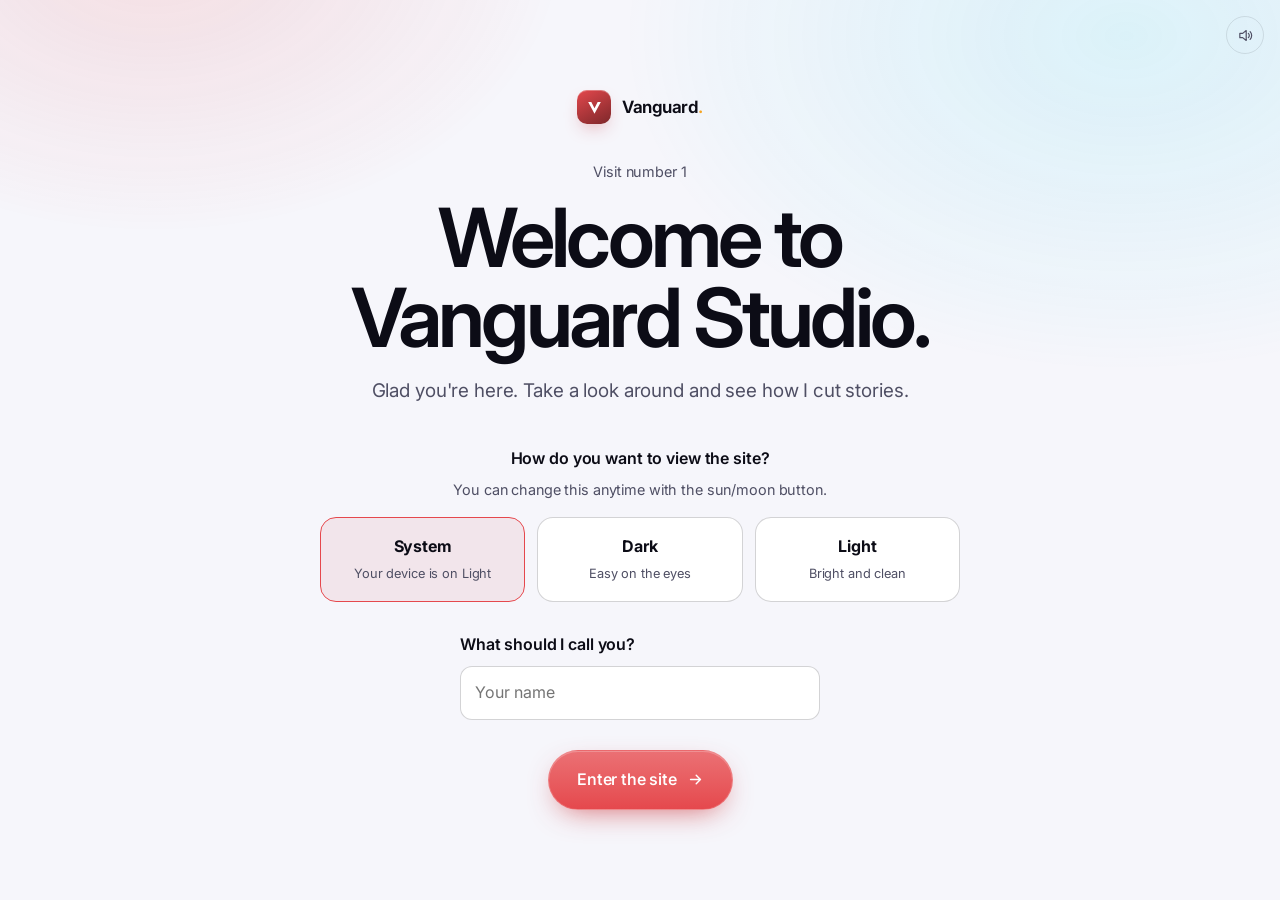
<file: index.html>
<!DOCTYPE html>
<html lang="en" data-theme="dark"><head><meta charset="UTF-8"><meta name="viewport" content="width=device-width, initial-scale=1">
<title>Welcome | Vanguard Studio</title><meta name="description" content="Welcome to Vanguard Studio, video editing by Prerit (Prex).">
<link rel="icon" href="data:image/svg+xml,%3Csvg xmlns='http://www.w3.org/2000/svg' viewBox='0 0 32 32'%3E%3Crect width='32' height='32' rx='9' fill='%23e5484d'/%3E%3Cpath d='M6 8l10 18 10-18h-5l-5 9-5-9z' fill='%23fff'/%3E%3C/svg%3E">
<script>(function(){try{var t=localStorage.getItem("vanguard-theme");if(!t)t=matchMedia("(prefers-color-scheme: light)").matches?"light":"dark";document.documentElement.setAttribute("data-theme",t)}catch(e){}})();</script>
<link rel="preconnect" href="https://fonts.googleapis.com"><link rel="preconnect" href="https://fonts.gstatic.com" crossorigin>
<link href="https://fonts.googleapis.com/css2?family=Inter:wght@300..700&family=Instrument+Serif:ital@0;1&family=JetBrains+Mono:wght@400;500&display=swap" rel="stylesheet">
<link rel="stylesheet" href="assets/css/style.css"><link rel="stylesheet" href="assets/css/extras.css">
<style>
.welcome{position:relative;z-index:1;min-height:100vh;display:grid;place-items:center;padding:32px 20px}
.welcome-box{width:100%;max-width:640px;text-align:center}
.welcome .brand{justify-content:center;margin-bottom:36px}
.visit{margin:0 0 14px;font-size:.9rem;color:var(--muted)}
.welcome .lead{margin:18px auto 0;max-width:46ch}
.pick{border:0;padding:0;margin:40px 0 0}
.pick legend{font-weight:600;margin:0 auto 6px;padding:0}
.pick p{font-size:.9rem;margin-bottom:16px}
.opts{display:grid;grid-template-columns:repeat(3,1fr);gap:12px}
.opt{position:relative;display:block;padding:16px 10px;border:1px solid var(--line-strong);border-radius:var(--radius);background:var(--surface);cursor:pointer;transition:border-color .2s,background .2s}
.opt input{position:absolute;opacity:0;inset:0;cursor:pointer}
.opt strong{display:block;font-size:1rem}.opt span{display:block;font-size:.8rem;color:var(--muted);margin-top:4px}
.opt:has(input:checked){border-color:var(--accent);background:var(--accent-soft)}
.opt:has(input:focus-visible){outline:2px solid var(--accent);outline-offset:3px}
.enter{margin-top:30px}
@media(max-width:520px){.opts{grid-template-columns:1fr}}.opts.two{grid-template-columns:repeat(2,1fr)}
</style></head><body>
<main class="welcome"><div class="welcome-box">
<a class="brand" href="home.html" aria-label="Vanguard Studio"><span class="brand-mark" aria-hidden="true"><svg viewBox="0 0 24 24" fill="none"><path d="M4 5l8 15 8-15h-4l-4 8-4-8z" fill="#fff"/></svg></span><span>Vanguard<span class="brand-dot">.</span></span></a>
<p class="visit" id="visit" aria-live="polite"></p>
<h1 class="display" id="wTitle">Welcome to Vanguard Studio.</h1>
<p class="lead" id="wSub">Glad you're here. Take a look around and see how I cut stories.</p>
<fieldset class="pick"><legend>How do you want to view the site?</legend><p>You can change this anytime with the sun/moon button.</p>
<div class="opts">
<label class="opt"><input type="radio" name="theme" value="system" checked><strong>System</strong><span>Matches your device</span></label>
<label class="opt"><input type="radio" name="theme" value="dark"><strong>Dark</strong><span>Easy on the eyes</span></label>
<label class="opt"><input type="radio" name="theme" value="light"><strong>Light</strong><span>Bright and clean</span></label>
</div></fieldset>
<div class="name-field"><label for="wName">What should I call you?</label><input id="wName" type="text" autocomplete="given-name" maxlength="40" placeholder="Your name"></div>
<a class="btn btn-primary btn-lg enter" id="enter" data-nosound href="home.html">Enter the site <svg class="arrow" viewBox="0 0 24 24" fill="none" stroke="currentColor" stroke-width="2" stroke-linecap="round" stroke-linejoin="round"><path d="M5 12h14M13 6l6 6-6 6"/></svg></a>
</div></main>
<button class="icon-btn" style="position:fixed;top:16px;right:16px;z-index:5" id="soundToggle" type="button" aria-label="Toggle sound" aria-pressed="true"><svg class="snd-on" viewBox="0 0 24 24" fill="none" stroke="currentColor" stroke-width="1.7" stroke-linecap="round" stroke-linejoin="round"><path d="M4 9v6h4l5 4V5L8 9z"/><path d="M16 9a4 4 0 010 6M18.5 6.5a8 8 0 010 11"/></svg><svg class="snd-off" viewBox="0 0 24 24" fill="none" stroke="currentColor" stroke-width="1.7" stroke-linecap="round" stroke-linejoin="round"><path d="M4 9v6h4l5 4V5L8 9z"/><path d="M17 9l5 6M22 9l-5 6"/></svg></button><script src="assets/js/config.js"></script><script src="assets/js/site-config.js"></script><script src="assets/js/sound.js"></script>
<script>
(function(){
var $=function(i){return document.getElementById(i)};
var n=1,last=null,K="vanguard-visits",L="vanguard-last",S="vanguard-counted";
try{
  n=parseInt(localStorage.getItem(K),10)||0;last=localStorage.getItem(L);
  if(!sessionStorage.getItem(S)){n+=1;localStorage.setItem(K,n);localStorage.setItem(L,new Date().toISOString());sessionStorage.setItem(S,"1")}
  else if(n<1)n=1;
}catch(e){n=1}
var m;
if(n<=1)m=["Welcome to Vanguard Studio.","Glad you're here. Take a look around and see how I cut stories.","Enter the site"];
else if(n===2)m=["Welcome back.","Good to see you again. Ready to pick up where you left off?","Continue"];
else if(n<=4)m=["Look who's back.","You keep coming back, so something here must be working. If you have a video in mind, let's talk.","Let's go"];
else if(n<=9)m=["Okay, you're basically family now.","Time to stop window shopping and cut something together. Send me your footage.","Take me in"];
else m=["Welcome home, regular.","You clearly have good taste. Message me and let's make something great.","Come on in"];
var ss=window.siteSub||function(x){return x};var nm="";try{nm=localStorage.getItem("vanguard-name")||""}catch(e){}
var wn=$("wName");wn.value=nm;
if(nm)m[0]=m[0].replace(/\.$/,", "+nm+".");
$("wTitle").textContent=ss(m[0]);$("wSub").textContent=ss(m[1]);
$("enter").firstChild.textContent=m[2]+" ";
var v="Visit number "+n;
if(n>1&&last){try{v+=" · Last visit "+new Date(last).toLocaleDateString(undefined,{day:"numeric",month:"short",year:"numeric"})}catch(e){}}
$("visit").textContent=v;
function apply(p){
  var t=p;if(p==="system")t=matchMedia("(prefers-color-scheme: light)").matches?"light":"dark";
  document.documentElement.setAttribute("data-theme",t);
  try{if(p==="system")localStorage.removeItem("vanguard-theme");else localStorage.setItem("vanguard-theme",p)}catch(e){}
}
var saved=null;try{saved=localStorage.getItem("vanguard-theme")}catch(e){}
var cur=(saved==="dark"||saved==="light")?saved:"system";
var sl=document.querySelector('input[value="system"] ~ span');if(sl){sl.textContent="Your device is on "+(matchMedia("(prefers-color-scheme: light)").matches?"Light":"Dark")}
document.querySelectorAll('input[name="theme"]').forEach(function(r){
  r.checked=(r.value===cur);
  r.addEventListener("change",function(){apply(r.value)});
});
wn.addEventListener("keydown",function(e){if(e.key==="Enter")$("enter").click()});
$("enter").addEventListener("click",function(e){
  try{var q=wn.value.trim();if(q)localStorage.setItem("vanguard-name",q.slice(0,40))}catch(x){}
  if(!window.VSound||!VSound.isOn())return;
  e.preventDefault();
  VSound.play(n<=1?"welcome":n<10?"back":"fanfare");
  setTimeout(function(){location.href="home.html"},950);
});
})();
</script></body></html>
</file>
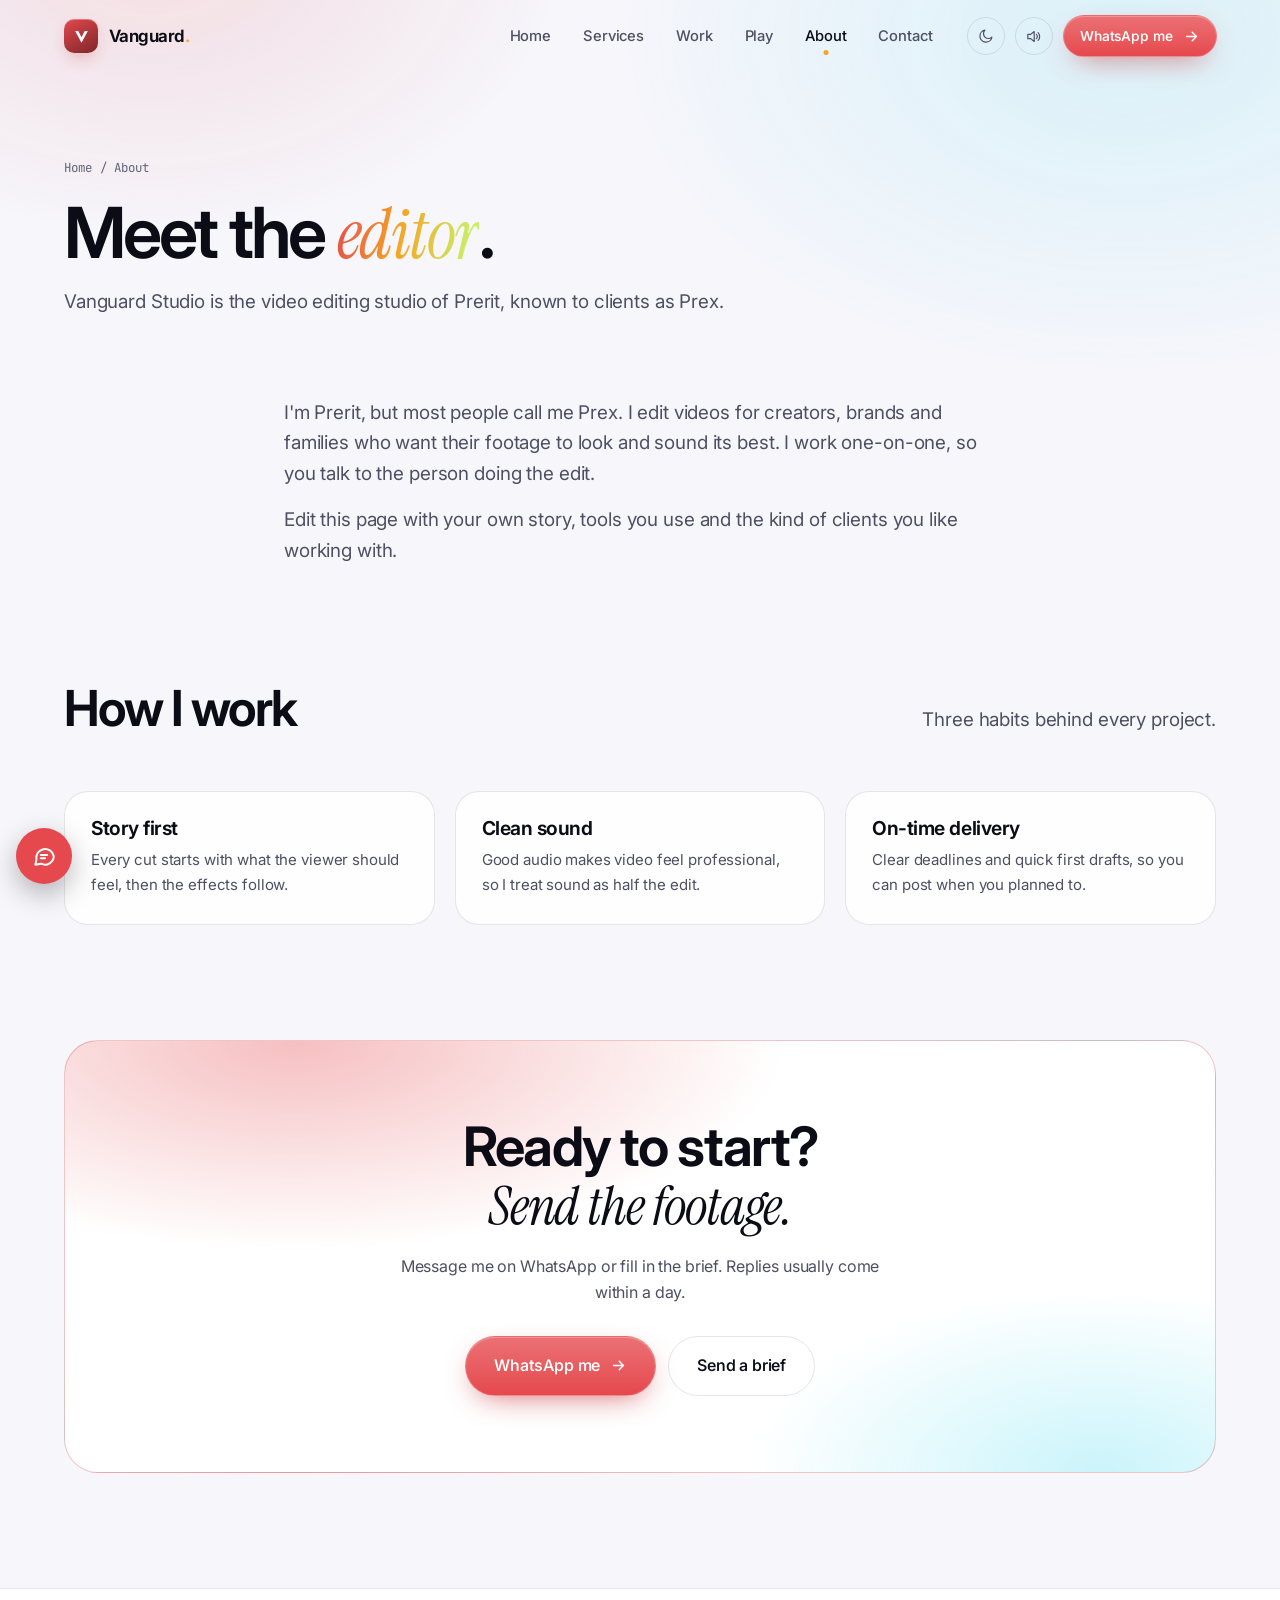
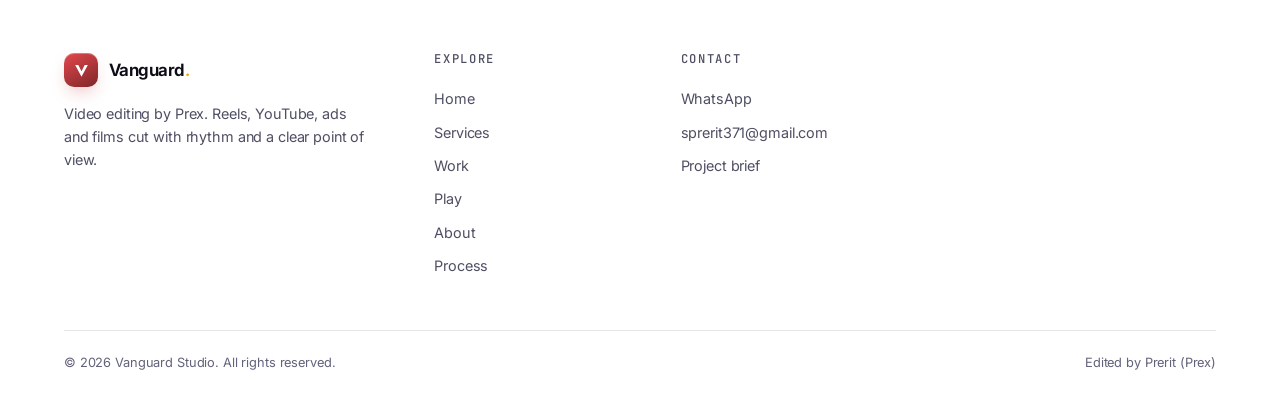
<file: about.html>
<!DOCTYPE html>
<html lang="en" data-theme="dark"><head><meta charset="UTF-8"><meta name="viewport" content="width=device-width, initial-scale=1">
<title>About | Vanguard Studio</title><meta name="description" content="About Prerit (Prex) and Vanguard Studio."><meta name="theme-color" content="#08080a">
<link rel="icon" href="data:image/svg+xml,%3Csvg xmlns='http://www.w3.org/2000/svg' viewBox='0 0 32 32'%3E%3Crect width='32' height='32' rx='9' fill='%23e5484d'/%3E%3Cpath d='M6 8l10 18 10-18h-5l-5 9-5-9z' fill='%23fff'/%3E%3C/svg%3E">
<script>(function(){try{var t=localStorage.getItem("vanguard-theme");if(!t)t=matchMedia("(prefers-color-scheme: light)").matches?"light":"dark";document.documentElement.setAttribute("data-theme",t)}catch(e){}})();</script>
<link rel="preconnect" href="https://fonts.googleapis.com"><link rel="preconnect" href="https://fonts.gstatic.com" crossorigin>
<link href="https://fonts.googleapis.com/css2?family=Inter:wght@300..700&family=Instrument+Serif:ital@0;1&family=JetBrains+Mono:wght@400;500&display=swap" rel="stylesheet">
<link rel="stylesheet" href="assets/css/style.css"><link rel="stylesheet" href="assets/css/extras.css"></head><body>
<a class="skip" href="#main">Skip to content</a><div class="progress" id="progress"></div>
<header class="site-header" id="siteHeader"><div class="wrap header-inner">
<a class="brand" href="home.html" aria-label="Vanguard Studio home"><span class="brand-mark" aria-hidden="true"><svg viewBox="0 0 24 24" fill="none"><path d="M4 5l8 15 8-15h-4l-4 8-4-8z" fill="#fff"/></svg></span><span>Vanguard<span class="brand-dot">.</span></span></a>
<nav class="nav" aria-label="Primary"><a href="home.html">Home</a><a href="services.html">Services</a><a href="work.html">Work</a><a href="play.html">Play</a><a href="about.html" class="is-active" aria-current="page">About</a><a href="contact.html">Contact</a></nav>
<div class="header-actions"><button class="icon-btn" id="themeToggle" type="button" aria-label="Toggle color theme" aria-pressed="false">
<svg class="sun" viewBox="0 0 24 24" fill="none" stroke="currentColor" stroke-width="1.7" stroke-linecap="round"><circle cx="12" cy="12" r="4"/><path d="M12 2v2M12 20v2M2 12h2M20 12h2M4.9 4.9l1.4 1.4M17.7 17.7l1.4 1.4M19.1 4.9l-1.4 1.4M6.3 17.7l-1.4 1.4"/></svg>
<svg class="moon" viewBox="0 0 24 24" fill="none" stroke="currentColor" stroke-width="1.7" stroke-linecap="round" stroke-linejoin="round"><path d="M21 12.8A8.5 8.5 0 1 1 11.2 3a6.6 6.6 0 0 0 9.8 9.8z"/></svg></button><button class="icon-btn" id="soundToggle" type="button" aria-label="Toggle sound" aria-pressed="true"><svg class="snd-on" viewBox="0 0 24 24" fill="none" stroke="currentColor" stroke-width="1.7" stroke-linecap="round" stroke-linejoin="round"><path d="M4 9v6h4l5 4V5L8 9z"/><path d="M16 9a4 4 0 010 6M18.5 6.5a8 8 0 010 11"/></svg><svg class="snd-off" viewBox="0 0 24 24" fill="none" stroke="currentColor" stroke-width="1.7" stroke-linecap="round" stroke-linejoin="round"><path d="M4 9v6h4l5 4V5L8 9z"/><path d="M17 9l5 6M22 9l-5 6"/></svg></button>
<a href="https://wa.me/919685268975" class="btn btn-primary btn-sm" target="_blank" rel="noopener">WhatsApp me <svg class="arrow" viewBox="0 0 24 24" fill="none" stroke="currentColor" stroke-width="2" stroke-linecap="round" stroke-linejoin="round"><path d="M5 12h14M13 6l6 6-6 6"/></svg></a>
<button class="icon-btn burger" id="burger" type="button" aria-label="Open menu" aria-expanded="false" aria-controls="mobileMenu"><svg viewBox="0 0 24 24" fill="none" stroke="currentColor" stroke-width="1.8" stroke-linecap="round"><path d="M4 7h16M4 12h16M4 17h10"/></svg></button></div></div></header>
<div class="mobile-menu" id="mobileMenu" aria-hidden="true"><a class="m-link" href="home.html">Home <span>01</span></a><a class="m-link" href="services.html">Services <span>02</span></a><a class="m-link" href="work.html">Work <span>03</span></a><a class="m-link" href="play.html">Play <span>04</span></a><a class="m-link" href="about.html">About <span>05</span></a><a class="m-link" href="contact.html">Contact <span>06</span></a><div class="m-foot"><a href="https://wa.me/919685268975" class="btn btn-primary btn-lg" target="_blank" rel="noopener">WhatsApp me</a><p class="mono" style="text-align:center">sprerit371@gmail.com</p></div></div>
<main id="main"><section class="page-hero"><div class="wrap"><div class="breadcrumb"><a href="home.html">Home</a><span>/</span><span>About</span></div><h1 class="display">Meet the <em class="grad-text">editor</em>.</h1><p class="lead">Vanguard Studio is the video editing studio of Prerit, known to clients as Prex.</p></div></section><section class="section" style="padding-top:20px"><div class="wrap" style="max-width:760px"><p class="lead">I'm Prerit, but most people call me Prex. I edit videos for creators, brands and families who want their footage to look and sound its best. I work one-on-one, so you talk to the person doing the edit.</p><p class="lead" style="margin-top:16px">Edit this page with your own story, tools you use and the kind of clients you like working with.</p></div></section>
<section class="section" style="padding-top:0"><div class="wrap"><div class="section-head"><div><h2 class="h2">How I work</h2></div><p class="lead" style="max-width:40ch">Three habits behind every project.</p></div><div class="grid-3" style="grid-template-columns:repeat(auto-fit,minmax(240px,1fr))"><article class="card reveal"><h3>Story first</h3><p>Every cut starts with what the viewer should feel, then the effects follow.</p></article><article class="card reveal"><h3>Clean sound</h3><p>Good audio makes video feel professional, so I treat sound as half the edit.</p></article><article class="card reveal"><h3>On-time delivery</h3><p>Clear deadlines and quick first drafts, so you can post when you planned to.</p></article></div></div></section><section class="section" style="padding-top:0"><div class="wrap"><div class="cta-band reveal"><h2>Ready to start?<br><em class="serif">Send the footage.</em></h2><p>Message me on WhatsApp or fill in the brief. Replies usually come within a day.</p><div class="cta-actions"><a href="https://wa.me/919685268975" class="btn btn-primary btn-lg" target="_blank" rel="noopener">WhatsApp me <svg class="arrow" viewBox="0 0 24 24" fill="none" stroke="currentColor" stroke-width="2" stroke-linecap="round" stroke-linejoin="round"><path d="M5 12h14M13 6l6 6-6 6"/></svg></a><a href="contact.html" class="btn btn-ghost btn-lg">Send a brief</a></div></div></div></section></main>
<footer class="site-footer"><div class="wrap"><div class="footer-grid">
<div class="footer-brand"><a class="brand" href="home.html"><span class="brand-mark" aria-hidden="true"><svg viewBox="0 0 24 24" fill="none"><path d="M4 5l8 15 8-15h-4l-4 8-4-8z" fill="#fff"/></svg></span><span>Vanguard<span class="brand-dot">.</span></span></a>
<p>Video editing by Prex. Reels, YouTube, ads and films cut with rhythm and a clear point of view.</p></div>
<div class="footer-col"><h3>Explore</h3><a href="home.html">Home</a><a href="services.html">Services</a><a href="work.html">Work</a><a href="play.html">Play</a><a href="about.html">About</a><a href="services.html#process">Process</a></div>
<div class="footer-col"><h3>Contact</h3><a href="https://wa.me/919685268975" target="_blank" rel="noopener">WhatsApp</a><a href="mailto:sprerit371@gmail.com">sprerit371@gmail.com</a><a href="contact.html">Project brief</a></div>
</div><div class="footer-bottom"><span>© <span data-current-year>2026</span> Vanguard Studio. All rights reserved.</span><span>Edited by Prerit (Prex)</span></div></div></footer>
<button class="to-top" id="toTop" type="button" aria-label="Back to top"><svg viewBox="0 0 24 24" fill="none" stroke="currentColor" stroke-width="2" stroke-linecap="round" stroke-linejoin="round"><path d="M12 19V5M6 11l6-6 6 6"/></svg></button>
<script src="assets/js/config.js"></script><script src="assets/js/site-config.js"></script><script src="assets/js/main.js"></script><script src="assets/js/sound.js"></script><script src="assets/js/fx.js"></script><script src="assets/js/wa.js"></script><script src="assets/js/ai-key.js"></script><script src="assets/js/ai.js"></script><script src="assets/js/assistant.js"></script></body></html>
</file>
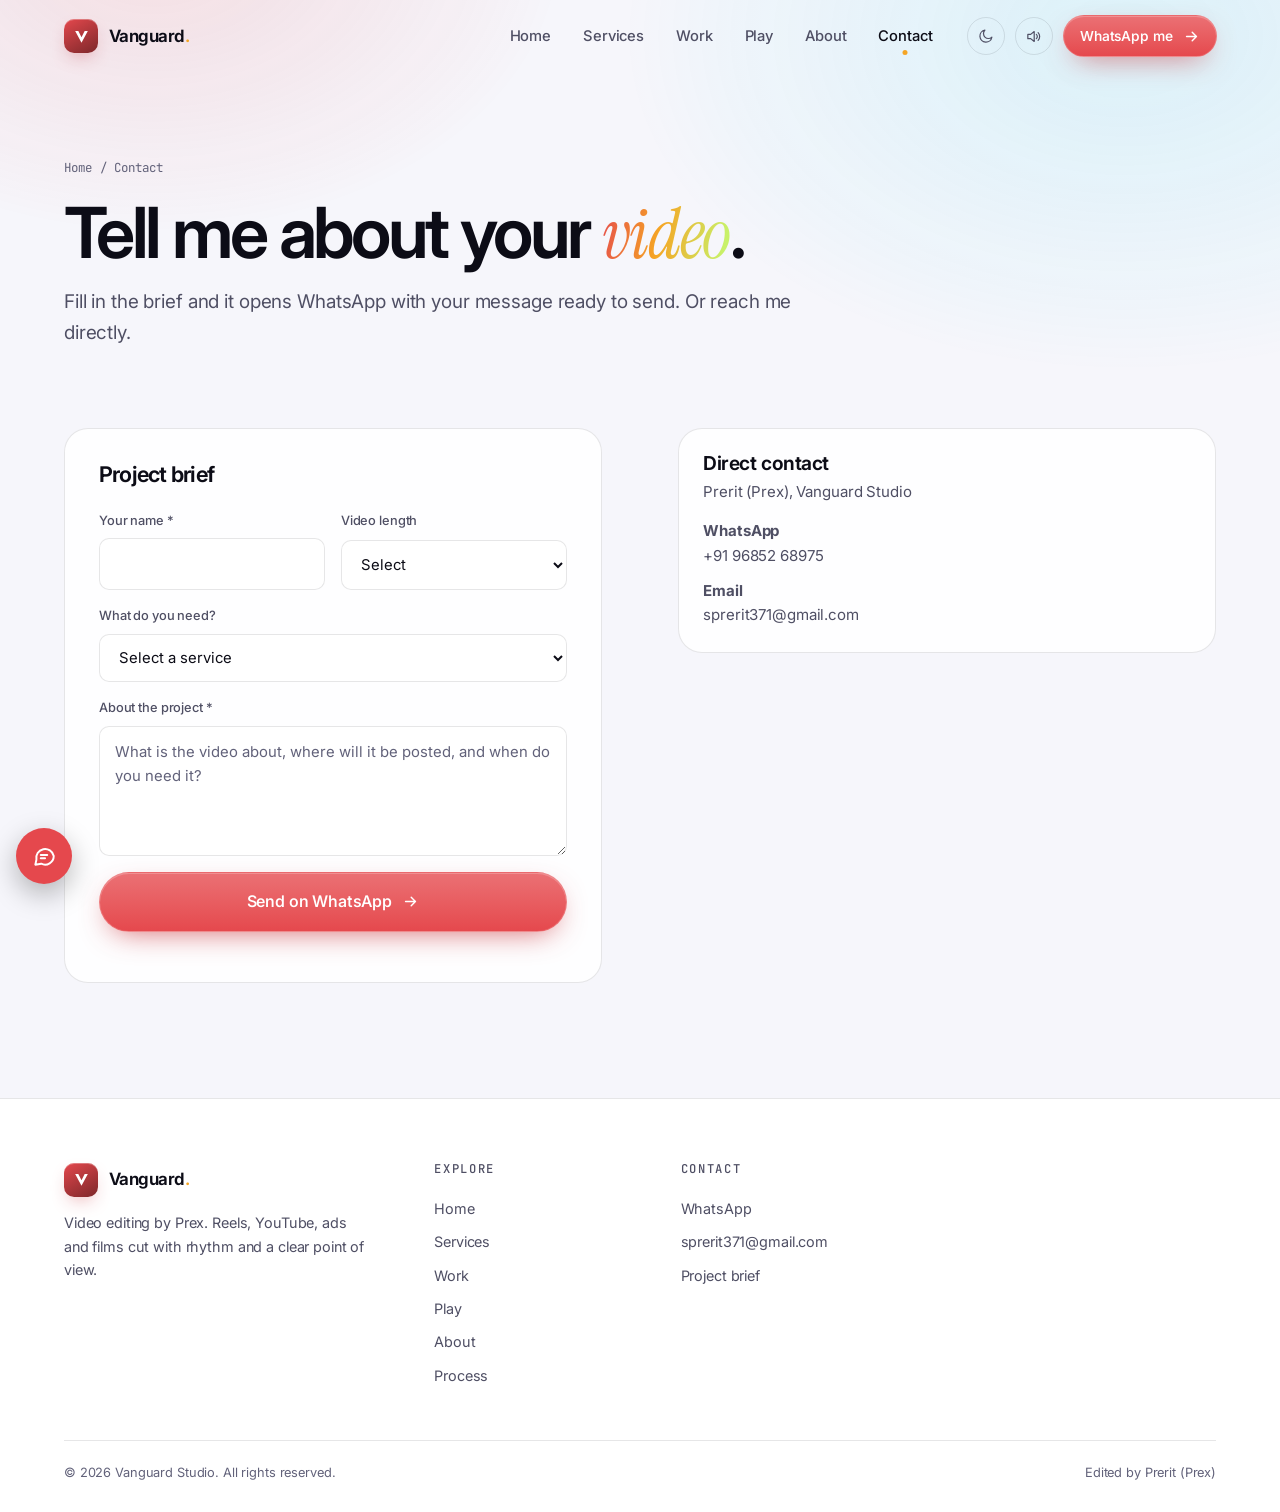
<file: contact.html>
<!DOCTYPE html>
<html lang="en" data-theme="dark"><head><meta charset="UTF-8"><meta name="viewport" content="width=device-width, initial-scale=1">
<title>Contact | Vanguard Studio</title><meta name="description" content="Send a project brief to Prerit (Prex) at Vanguard Studio."><meta name="theme-color" content="#08080a">
<link rel="icon" href="data:image/svg+xml,%3Csvg xmlns='http://www.w3.org/2000/svg' viewBox='0 0 32 32'%3E%3Crect width='32' height='32' rx='9' fill='%23e5484d'/%3E%3Cpath d='M6 8l10 18 10-18h-5l-5 9-5-9z' fill='%23fff'/%3E%3C/svg%3E">
<script>(function(){try{var t=localStorage.getItem("vanguard-theme");if(!t)t=matchMedia("(prefers-color-scheme: light)").matches?"light":"dark";document.documentElement.setAttribute("data-theme",t)}catch(e){}})();</script>
<link rel="preconnect" href="https://fonts.googleapis.com"><link rel="preconnect" href="https://fonts.gstatic.com" crossorigin>
<link href="https://fonts.googleapis.com/css2?family=Inter:wght@300..700&family=Instrument+Serif:ital@0;1&family=JetBrains+Mono:wght@400;500&display=swap" rel="stylesheet">
<link rel="stylesheet" href="assets/css/style.css"><link rel="stylesheet" href="assets/css/extras.css"></head><body>
<a class="skip" href="#main">Skip to content</a><div class="progress" id="progress"></div>
<header class="site-header" id="siteHeader"><div class="wrap header-inner">
<a class="brand" href="home.html" aria-label="Vanguard Studio home"><span class="brand-mark" aria-hidden="true"><svg viewBox="0 0 24 24" fill="none"><path d="M4 5l8 15 8-15h-4l-4 8-4-8z" fill="#fff"/></svg></span><span>Vanguard<span class="brand-dot">.</span></span></a>
<nav class="nav" aria-label="Primary"><a href="home.html">Home</a><a href="services.html">Services</a><a href="work.html">Work</a><a href="play.html">Play</a><a href="about.html">About</a><a href="contact.html" class="is-active" aria-current="page">Contact</a></nav>
<div class="header-actions"><button class="icon-btn" id="themeToggle" type="button" aria-label="Toggle color theme" aria-pressed="false">
<svg class="sun" viewBox="0 0 24 24" fill="none" stroke="currentColor" stroke-width="1.7" stroke-linecap="round"><circle cx="12" cy="12" r="4"/><path d="M12 2v2M12 20v2M2 12h2M20 12h2M4.9 4.9l1.4 1.4M17.7 17.7l1.4 1.4M19.1 4.9l-1.4 1.4M6.3 17.7l-1.4 1.4"/></svg>
<svg class="moon" viewBox="0 0 24 24" fill="none" stroke="currentColor" stroke-width="1.7" stroke-linecap="round" stroke-linejoin="round"><path d="M21 12.8A8.5 8.5 0 1 1 11.2 3a6.6 6.6 0 0 0 9.8 9.8z"/></svg></button><button class="icon-btn" id="soundToggle" type="button" aria-label="Toggle sound" aria-pressed="true"><svg class="snd-on" viewBox="0 0 24 24" fill="none" stroke="currentColor" stroke-width="1.7" stroke-linecap="round" stroke-linejoin="round"><path d="M4 9v6h4l5 4V5L8 9z"/><path d="M16 9a4 4 0 010 6M18.5 6.5a8 8 0 010 11"/></svg><svg class="snd-off" viewBox="0 0 24 24" fill="none" stroke="currentColor" stroke-width="1.7" stroke-linecap="round" stroke-linejoin="round"><path d="M4 9v6h4l5 4V5L8 9z"/><path d="M17 9l5 6M22 9l-5 6"/></svg></button>
<a href="https://wa.me/919685268975" class="btn btn-primary btn-sm" target="_blank" rel="noopener">WhatsApp me <svg class="arrow" viewBox="0 0 24 24" fill="none" stroke="currentColor" stroke-width="2" stroke-linecap="round" stroke-linejoin="round"><path d="M5 12h14M13 6l6 6-6 6"/></svg></a>
<button class="icon-btn burger" id="burger" type="button" aria-label="Open menu" aria-expanded="false" aria-controls="mobileMenu"><svg viewBox="0 0 24 24" fill="none" stroke="currentColor" stroke-width="1.8" stroke-linecap="round"><path d="M4 7h16M4 12h16M4 17h10"/></svg></button></div></div></header>
<div class="mobile-menu" id="mobileMenu" aria-hidden="true"><a class="m-link" href="home.html">Home <span>01</span></a><a class="m-link" href="services.html">Services <span>02</span></a><a class="m-link" href="work.html">Work <span>03</span></a><a class="m-link" href="play.html">Play <span>04</span></a><a class="m-link" href="about.html">About <span>05</span></a><a class="m-link" href="contact.html">Contact <span>06</span></a><div class="m-foot"><a href="https://wa.me/919685268975" class="btn btn-primary btn-lg" target="_blank" rel="noopener">WhatsApp me</a><p class="mono" style="text-align:center">sprerit371@gmail.com</p></div></div>
<main id="main">
<section class="page-hero"><div class="wrap"><div class="breadcrumb"><a href="home.html">Home</a><span>/</span><span>Contact</span></div>
<h1 class="display">Tell me about your <em class="grad-text">video</em>.</h1><p class="lead">Fill in the brief and it opens WhatsApp with your message ready to send. Or reach me directly.</p></div></section>
<section class="section" style="padding-top:20px"><div class="wrap"><div class="two-col"><div><div class="card" style="padding:clamp(22px,3vw,34px)">
<h2 style="font-size:1.35rem;margin-bottom:24px">Project brief</h2>
<form id="brief" novalidate><div class="form-grid">
<div class="field"><label for="name">Your name *</label><input id="name" name="name" type="text" autocomplete="name" required><span class="err">Please tell me your name.</span></div>
<div class="field"><label for="length">Video length</label><select id="length" name="length"><option value="">Select</option><option>Under 1 minute</option><option>1-5 minutes</option><option>5-15 minutes</option><option>15+ minutes</option></select></div>
<div class="field full"><label for="service">What do you need?</label><select id="service" name="service"><option value="">Select a service</option><option>Reels / Shorts</option><option>YouTube video</option><option>Ad / promo</option><option>Film / event highlight</option><option>Color and sound only</option></select></div>
<div class="field full"><label for="message">About the project *</label><textarea id="message" name="message" placeholder="What is the video about, where will it be posted, and when do you need it?" required></textarea><span class="err">A sentence or two is enough.</span></div>
<div class="field full"><button type="submit" class="btn btn-primary btn-lg" style="width:100%">Send on WhatsApp <svg class="arrow" viewBox="0 0 24 24" fill="none" stroke="currentColor" stroke-width="2" stroke-linecap="round" stroke-linejoin="round"><path d="M5 12h14M13 6l6 6-6 6"/></svg></button></div>
<div class="field full"><div class="form-ok">WhatsApp is opening with your message. Press send there to finish.</div></div>
</div></form></div></div>
<div><div class="card" style="padding:24px"><h3 style="margin-bottom:6px">Direct contact</h3><p style="margin-bottom:14px">Prerit (Prex), Vanguard Studio</p>
<p style="margin-bottom:10px"><strong>WhatsApp</strong><br><a href="https://wa.me/919685268975" target="_blank" rel="noopener">+91 96852 68975</a></p>
<p><strong>Email</strong><br><a href="mailto:sprerit371@gmail.com">sprerit371@gmail.com</a></p></div></div></div></div></section><script>
(function(){var f=document.getElementById("brief");if(!f)return;
try{f.elements["name"].value=localStorage.getItem("vanguard-name")||""}catch(e){}
f.addEventListener("submit",function(e){e.preventDefault();var ok=true;
["name","message"].forEach(function(id){var el=f.elements[id],bad=!el.value.trim();el.closest(".field").classList.toggle("invalid",bad);if(bad)ok=false});
if(!ok)return;
var v=function(n){return f.elements[n].value.trim()};
VWA.setName(v("name"));
VWA.send("contact",{lines:["Service: "+(v("service")||"Not sure yet"),"Video length: "+(v("length")||"Not sure yet")],note:v("message")});
document.querySelector(".form-ok").classList.add("show")});})();
</script></main>
<footer class="site-footer"><div class="wrap"><div class="footer-grid">
<div class="footer-brand"><a class="brand" href="home.html"><span class="brand-mark" aria-hidden="true"><svg viewBox="0 0 24 24" fill="none"><path d="M4 5l8 15 8-15h-4l-4 8-4-8z" fill="#fff"/></svg></span><span>Vanguard<span class="brand-dot">.</span></span></a>
<p>Video editing by Prex. Reels, YouTube, ads and films cut with rhythm and a clear point of view.</p></div>
<div class="footer-col"><h3>Explore</h3><a href="home.html">Home</a><a href="services.html">Services</a><a href="work.html">Work</a><a href="play.html">Play</a><a href="about.html">About</a><a href="services.html#process">Process</a></div>
<div class="footer-col"><h3>Contact</h3><a href="https://wa.me/919685268975" target="_blank" rel="noopener">WhatsApp</a><a href="mailto:sprerit371@gmail.com">sprerit371@gmail.com</a><a href="contact.html">Project brief</a></div>
</div><div class="footer-bottom"><span>© <span data-current-year>2026</span> Vanguard Studio. All rights reserved.</span><span>Edited by Prerit (Prex)</span></div></div></footer>
<button class="to-top" id="toTop" type="button" aria-label="Back to top"><svg viewBox="0 0 24 24" fill="none" stroke="currentColor" stroke-width="2" stroke-linecap="round" stroke-linejoin="round"><path d="M12 19V5M6 11l6-6 6 6"/></svg></button>
<script src="assets/js/config.js"></script><script src="assets/js/site-config.js"></script><script src="assets/js/main.js"></script><script src="assets/js/sound.js"></script><script src="assets/js/fx.js"></script><script src="assets/js/wa.js"></script><script src="assets/js/ai-key.js"></script><script src="assets/js/ai.js"></script><script src="assets/js/assistant.js"></script></body></html>
</file>
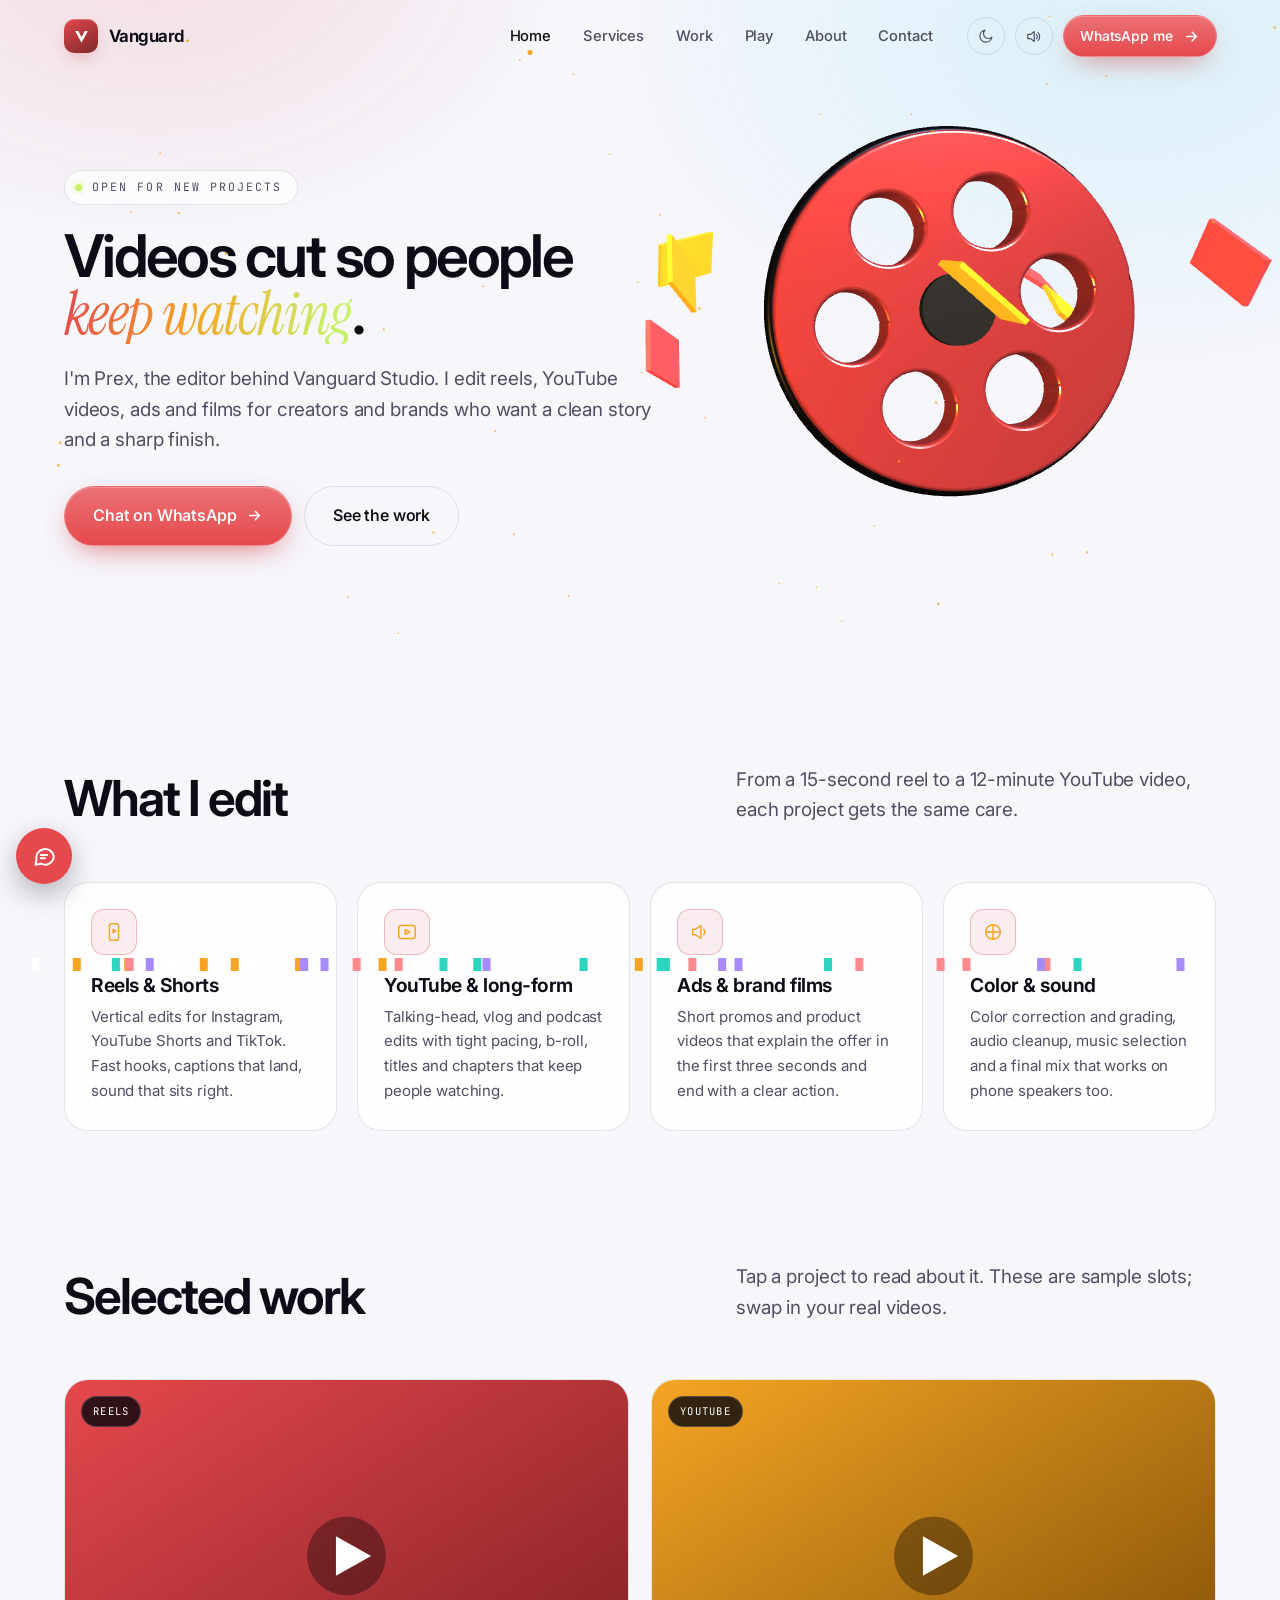
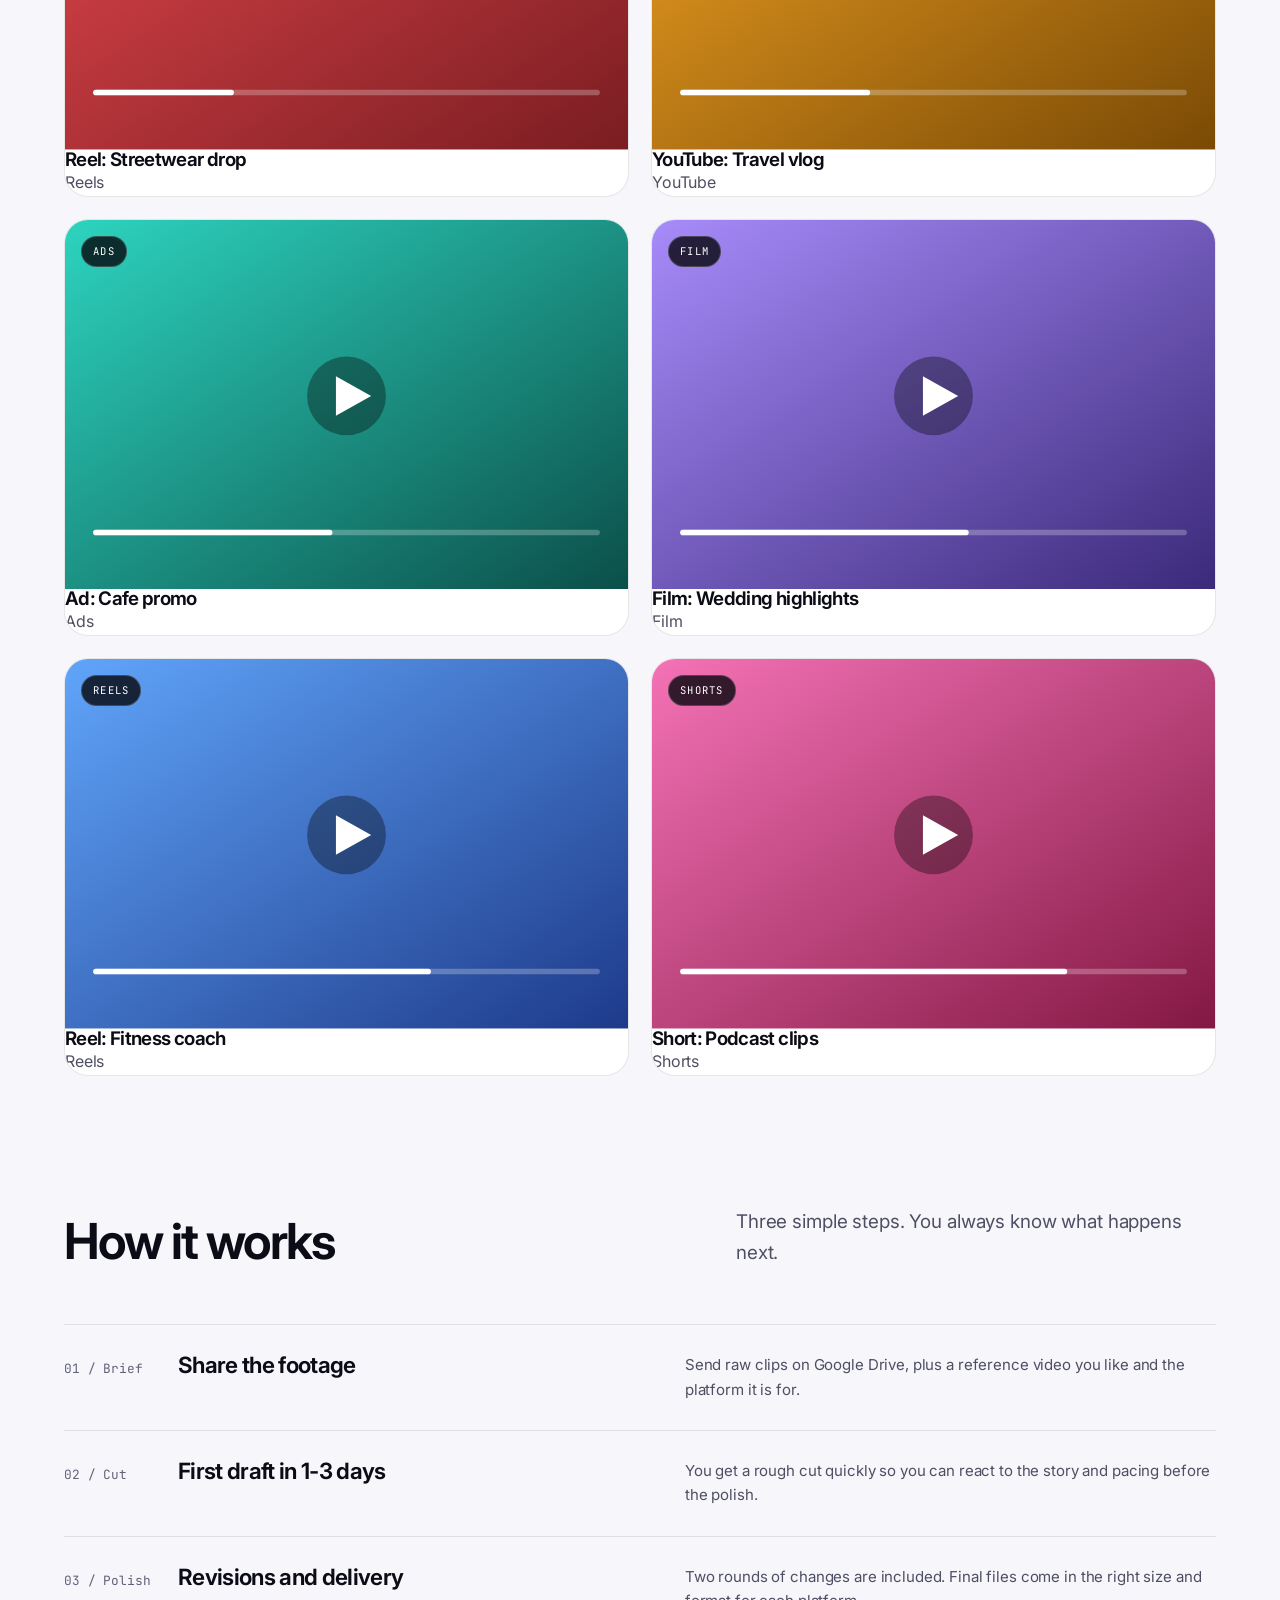
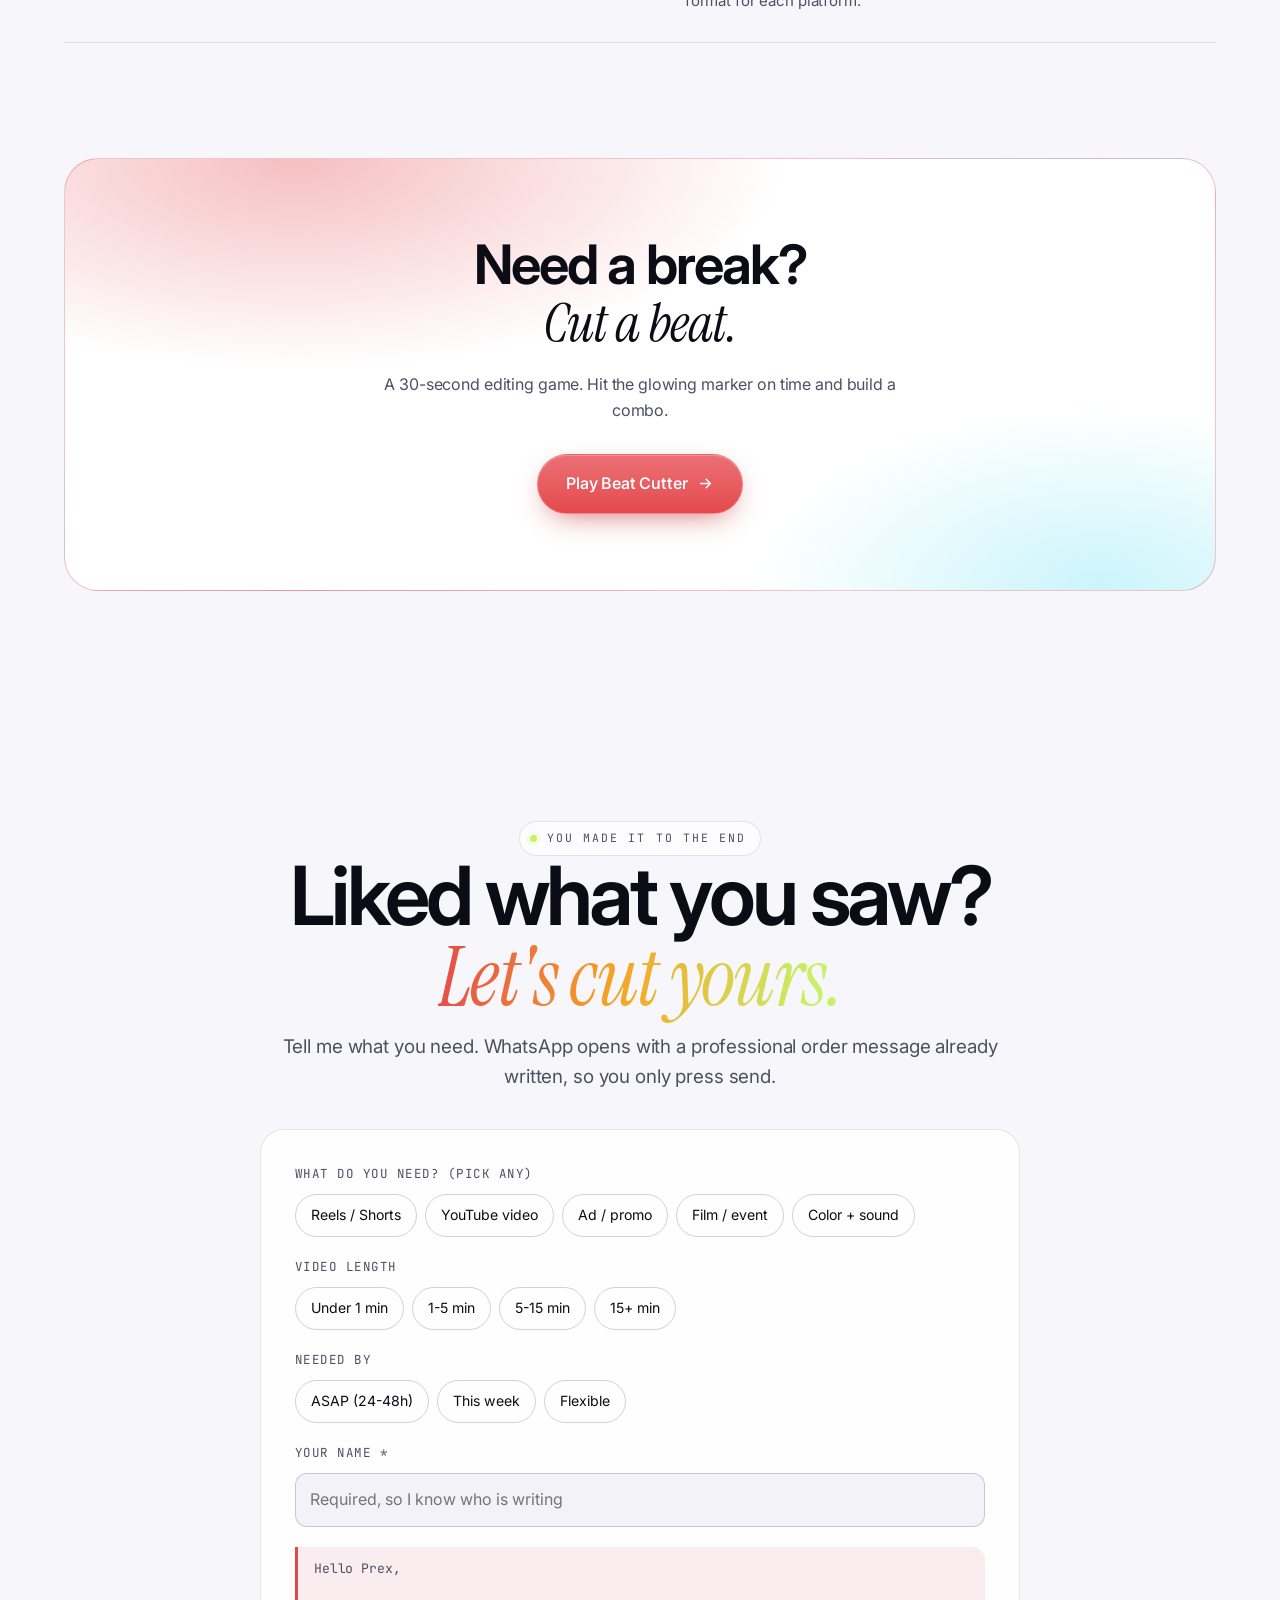
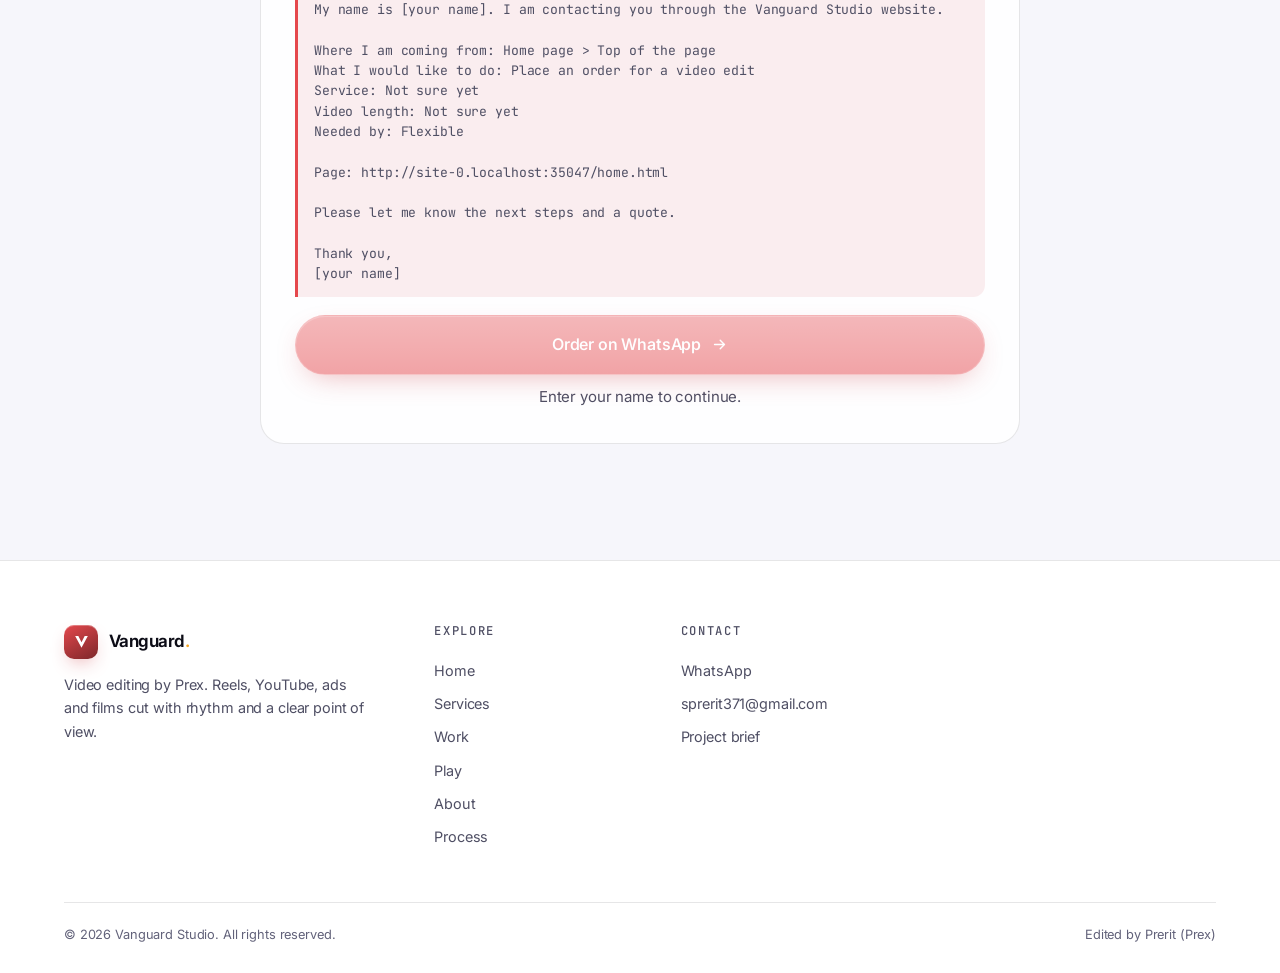
<file: home.html>
<!DOCTYPE html>
<html lang="en" data-theme="dark"><head><meta charset="UTF-8"><meta name="viewport" content="width=device-width, initial-scale=1">
<title>Vanguard Studio | Video editing by Prerit (Prex)</title><meta name="description" content="Vanguard Studio is a video editing studio by Prerit (Prex): reels, YouTube videos, ads and films."><meta name="theme-color" content="#08080a">
<link rel="icon" href="data:image/svg+xml,%3Csvg xmlns='http://www.w3.org/2000/svg' viewBox='0 0 32 32'%3E%3Crect width='32' height='32' rx='9' fill='%23e5484d'/%3E%3Cpath d='M6 8l10 18 10-18h-5l-5 9-5-9z' fill='%23fff'/%3E%3C/svg%3E">
<script>(function(){try{var t=localStorage.getItem("vanguard-theme");if(!t)t=matchMedia("(prefers-color-scheme: light)").matches?"light":"dark";document.documentElement.setAttribute("data-theme",t)}catch(e){}})();</script>
<link rel="preconnect" href="https://fonts.googleapis.com"><link rel="preconnect" href="https://fonts.gstatic.com" crossorigin>
<link href="https://fonts.googleapis.com/css2?family=Inter:wght@300..700&family=Instrument+Serif:ital@0;1&family=JetBrains+Mono:wght@400;500&display=swap" rel="stylesheet">
<link rel="stylesheet" href="assets/css/style.css"><link rel="stylesheet" href="assets/css/extras.css"></head><body>
<a class="skip" href="#main">Skip to content</a><div class="progress" id="progress"></div>
<header class="site-header" id="siteHeader"><div class="wrap header-inner">
<a class="brand" href="home.html" aria-label="Vanguard Studio home"><span class="brand-mark" aria-hidden="true"><svg viewBox="0 0 24 24" fill="none"><path d="M4 5l8 15 8-15h-4l-4 8-4-8z" fill="#fff"/></svg></span><span>Vanguard<span class="brand-dot">.</span></span></a>
<nav class="nav" aria-label="Primary"><a href="home.html" class="is-active" aria-current="page">Home</a><a href="services.html">Services</a><a href="work.html">Work</a><a href="play.html">Play</a><a href="about.html">About</a><a href="contact.html">Contact</a></nav>
<div class="header-actions"><button class="icon-btn" id="themeToggle" type="button" aria-label="Toggle color theme" aria-pressed="false">
<svg class="sun" viewBox="0 0 24 24" fill="none" stroke="currentColor" stroke-width="1.7" stroke-linecap="round"><circle cx="12" cy="12" r="4"/><path d="M12 2v2M12 20v2M2 12h2M20 12h2M4.9 4.9l1.4 1.4M17.7 17.7l1.4 1.4M19.1 4.9l-1.4 1.4M6.3 17.7l-1.4 1.4"/></svg>
<svg class="moon" viewBox="0 0 24 24" fill="none" stroke="currentColor" stroke-width="1.7" stroke-linecap="round" stroke-linejoin="round"><path d="M21 12.8A8.5 8.5 0 1 1 11.2 3a6.6 6.6 0 0 0 9.8 9.8z"/></svg></button><button class="icon-btn" id="soundToggle" type="button" aria-label="Toggle sound" aria-pressed="true"><svg class="snd-on" viewBox="0 0 24 24" fill="none" stroke="currentColor" stroke-width="1.7" stroke-linecap="round" stroke-linejoin="round"><path d="M4 9v6h4l5 4V5L8 9z"/><path d="M16 9a4 4 0 010 6M18.5 6.5a8 8 0 010 11"/></svg><svg class="snd-off" viewBox="0 0 24 24" fill="none" stroke="currentColor" stroke-width="1.7" stroke-linecap="round" stroke-linejoin="round"><path d="M4 9v6h4l5 4V5L8 9z"/><path d="M17 9l5 6M22 9l-5 6"/></svg></button>
<a href="https://wa.me/919685268975" class="btn btn-primary btn-sm" target="_blank" rel="noopener">WhatsApp me <svg class="arrow" viewBox="0 0 24 24" fill="none" stroke="currentColor" stroke-width="2" stroke-linecap="round" stroke-linejoin="round"><path d="M5 12h14M13 6l6 6-6 6"/></svg></a>
<button class="icon-btn burger" id="burger" type="button" aria-label="Open menu" aria-expanded="false" aria-controls="mobileMenu"><svg viewBox="0 0 24 24" fill="none" stroke="currentColor" stroke-width="1.8" stroke-linecap="round"><path d="M4 7h16M4 12h16M4 17h10"/></svg></button></div></div></header>
<div class="mobile-menu" id="mobileMenu" aria-hidden="true"><a class="m-link" href="home.html">Home <span>01</span></a><a class="m-link" href="services.html">Services <span>02</span></a><a class="m-link" href="work.html">Work <span>03</span></a><a class="m-link" href="play.html">Play <span>04</span></a><a class="m-link" href="about.html">About <span>05</span></a><a class="m-link" href="contact.html">Contact <span>06</span></a><div class="m-foot"><a href="https://wa.me/919685268975" class="btn btn-primary btn-lg" target="_blank" rel="noopener">WhatsApp me</a><p class="mono" style="text-align:center">sprerit371@gmail.com</p></div></div>
<main id="main">
<section class="hero"><div id="hero3d" aria-hidden="true"></div><div class="wrap"><div class="hero-copy">
<span class="eyebrow"><span class="dot"></span> Open for new projects</span>
<h1 class="display">Videos cut so people <em class="grad-text">keep watching</em>.</h1>
<p class="lead">I'm Prex, the editor behind Vanguard Studio. I edit reels, YouTube videos, ads and films for creators and brands who want a clean story and a sharp finish.</p>
<div class="hero-actions"><a href="https://wa.me/919685268975" class="btn btn-primary btn-lg" target="_blank" rel="noopener">Chat on WhatsApp <svg class="arrow" viewBox="0 0 24 24" fill="none" stroke="currentColor" stroke-width="2" stroke-linecap="round" stroke-linejoin="round"><path d="M5 12h14M13 6l6 6-6 6"/></svg></a><a href="work.html" class="btn btn-ghost btn-lg">See the work</a></div>
</div></div></section>
<section class="section" id="services"><div class="wrap"><div class="section-head"><div><h2 class="h2">What I edit</h2></div><p class="lead" style="max-width:40ch">From a 15-second reel to a 12-minute YouTube video, each project gets the same care.</p></div><div class="grid-3" style="grid-template-columns:repeat(auto-fit,minmax(240px,1fr))"><article class="card reveal"><div class="card-icon"><svg viewBox="0 0 24 24" fill="none" stroke="currentColor" stroke-width="1.6" stroke-linecap="round" stroke-linejoin="round"><rect x="7" y="3" width="10" height="18" rx="2"/><path d="M11 9l3 2-3 2z"/></svg></div><h3>Reels &amp; Shorts</h3><p>Vertical edits for Instagram, YouTube Shorts and TikTok. Fast hooks, captions that land, sound that sits right.</p></article><article class="card reveal"><div class="card-icon"><svg viewBox="0 0 24 24" fill="none" stroke="currentColor" stroke-width="1.6" stroke-linecap="round" stroke-linejoin="round"><rect x="3" y="5" width="18" height="14" rx="3"/><path d="M10 9.5l5 2.5-5 2.5z"/></svg></div><h3>YouTube &amp; long-form</h3><p>Talking-head, vlog and podcast edits with tight pacing, b-roll, titles and chapters that keep people watching.</p></article><article class="card reveal"><div class="card-icon"><svg viewBox="0 0 24 24" fill="none" stroke="currentColor" stroke-width="1.6" stroke-linecap="round" stroke-linejoin="round"><path d="M4 9v6h3l6 4V5L7 9z"/><path d="M16 9a4 4 0 010 6"/></svg></div><h3>Ads &amp; brand films</h3><p>Short promos and product videos that explain the offer in the first three seconds and end with a clear action.</p></article><article class="card reveal"><div class="card-icon"><svg viewBox="0 0 24 24" fill="none" stroke="currentColor" stroke-width="1.6" stroke-linecap="round" stroke-linejoin="round"><circle cx="12" cy="12" r="8"/><path d="M12 4v16M4 12h16"/></svg></div><h3>Color &amp; sound</h3><p>Color correction and grading, audio cleanup, music selection and a final mix that works on phone speakers too.</p></article></div></div></section>
<section class="section" id="work" style="padding-top:0"><div class="wrap"><div class="section-head"><div><h2 class="h2">Selected work</h2></div><p class="lead" style="max-width:40ch">Tap a project to read about it. These are sample slots; swap in your real videos.</p></div><div class="work-grid"><div class="work-card reveal" tabindex="0" role="button" aria-label="Open project: Reel: Streetwear drop" data-title="Reel: Streetwear drop" data-meta="Reels" data-client="Sample project" data-year="2026" data-tags="Reels, Editing, Sound, Color" data-body="Fast-cut launch teaser for a clothing label. Beat-matched cuts, speed ramps and kinetic captions. Replace this sample with your real project and link."><div class="work-media"><span class="work-badge">Reels</span><svg viewBox="0 0 800 525" preserveAspectRatio="xMidYMid slice" aria-hidden="true"><defs><linearGradient id="g0" x1="0" y1="0" x2="1" y2="1"><stop offset="0" stop-color="#e5484d"/><stop offset="1" stop-color="#7a1d22"/></linearGradient></defs><rect width="800" height="525" fill="url(#g0)"/><rect x="40" y="440" width="720" height="8" rx="4" fill="#fff" opacity=".25"/><rect x="40" y="440" width="200" height="8" rx="4" fill="#fff"/><circle cx="400" cy="250" r="56" fill="#000" opacity=".35"/><path d="M385 222l50 28-50 28z" fill="#fff"/></svg></div><div class="work-info"><h3>Reel: Streetwear drop</h3><p>Reels</p></div></div><div class="work-card reveal" tabindex="0" role="button" aria-label="Open project: YouTube: Travel vlog" data-title="YouTube: Travel vlog" data-meta="YouTube" data-client="Sample project" data-year="2026" data-tags="YouTube, Editing, Sound, Color" data-body="A 12-minute vlog trimmed from three hours of footage, with a clear story, music and subtle sound design. Replace this sample with your real project and link."><div class="work-media"><span class="work-badge">YouTube</span><svg viewBox="0 0 800 525" preserveAspectRatio="xMidYMid slice" aria-hidden="true"><defs><linearGradient id="g1" x1="0" y1="0" x2="1" y2="1"><stop offset="0" stop-color="#f5a524"/><stop offset="1" stop-color="#7a4a05"/></linearGradient></defs><rect width="800" height="525" fill="url(#g1)"/><rect x="40" y="440" width="720" height="8" rx="4" fill="#fff" opacity=".25"/><rect x="40" y="440" width="270" height="8" rx="4" fill="#fff"/><circle cx="400" cy="250" r="56" fill="#000" opacity=".35"/><path d="M385 222l50 28-50 28z" fill="#fff"/></svg></div><div class="work-info"><h3>YouTube: Travel vlog</h3><p>YouTube</p></div></div><div class="work-card reveal" tabindex="0" role="button" aria-label="Open project: Ad: Cafe promo" data-title="Ad: Cafe promo" data-meta="Ads" data-client="Sample project" data-year="2026" data-tags="Ads, Editing, Sound, Color" data-body="A 20-second promo with warm color grade and punchy text, made for Instagram and WhatsApp status. Replace this sample with your real project and link."><div class="work-media"><span class="work-badge">Ads</span><svg viewBox="0 0 800 525" preserveAspectRatio="xMidYMid slice" aria-hidden="true"><defs><linearGradient id="g2" x1="0" y1="0" x2="1" y2="1"><stop offset="0" stop-color="#2dd4bf"/><stop offset="1" stop-color="#0b4f49"/></linearGradient></defs><rect width="800" height="525" fill="url(#g2)"/><rect x="40" y="440" width="720" height="8" rx="4" fill="#fff" opacity=".25"/><rect x="40" y="440" width="340" height="8" rx="4" fill="#fff"/><circle cx="400" cy="250" r="56" fill="#000" opacity=".35"/><path d="M385 222l50 28-50 28z" fill="#fff"/></svg></div><div class="work-info"><h3>Ad: Cafe promo</h3><p>Ads</p></div></div><div class="work-card reveal" tabindex="0" role="button" aria-label="Open project: Film: Wedding highlights" data-title="Film: Wedding highlights" data-meta="Film" data-client="Sample project" data-year="2026" data-tags="Film, Editing, Sound, Color" data-body="A 4-minute cinematic highlight with natural color, ambient audio and vows laid over the best moments. Replace this sample with your real project and link."><div class="work-media"><span class="work-badge">Film</span><svg viewBox="0 0 800 525" preserveAspectRatio="xMidYMid slice" aria-hidden="true"><defs><linearGradient id="g3" x1="0" y1="0" x2="1" y2="1"><stop offset="0" stop-color="#a78bfa"/><stop offset="1" stop-color="#3b2a7a"/></linearGradient></defs><rect width="800" height="525" fill="url(#g3)"/><rect x="40" y="440" width="720" height="8" rx="4" fill="#fff" opacity=".25"/><rect x="40" y="440" width="410" height="8" rx="4" fill="#fff"/><circle cx="400" cy="250" r="56" fill="#000" opacity=".35"/><path d="M385 222l50 28-50 28z" fill="#fff"/></svg></div><div class="work-info"><h3>Film: Wedding highlights</h3><p>Film</p></div></div><div class="work-card reveal" tabindex="0" role="button" aria-label="Open project: Reel: Fitness coach" data-title="Reel: Fitness coach" data-meta="Reels" data-client="Sample project" data-year="2026" data-tags="Reels, Editing, Sound, Color" data-body="Talking-head reels with jump cuts, auto-style captions and zooms that keep the energy up. Replace this sample with your real project and link."><div class="work-media"><span class="work-badge">Reels</span><svg viewBox="0 0 800 525" preserveAspectRatio="xMidYMid slice" aria-hidden="true"><defs><linearGradient id="g4" x1="0" y1="0" x2="1" y2="1"><stop offset="0" stop-color="#60a5fa"/><stop offset="1" stop-color="#1e3a8a"/></linearGradient></defs><rect width="800" height="525" fill="url(#g4)"/><rect x="40" y="440" width="720" height="8" rx="4" fill="#fff" opacity=".25"/><rect x="40" y="440" width="480" height="8" rx="4" fill="#fff"/><circle cx="400" cy="250" r="56" fill="#000" opacity=".35"/><path d="M385 222l50 28-50 28z" fill="#fff"/></svg></div><div class="work-info"><h3>Reel: Fitness coach</h3><p>Reels</p></div></div><div class="work-card reveal" tabindex="0" role="button" aria-label="Open project: Short: Podcast clips" data-title="Short: Podcast clips" data-meta="Shorts" data-client="Sample project" data-year="2026" data-tags="Shorts, Editing, Sound, Color" data-body="Ten vertical clips from one podcast episode, each with a hook, captions and a clean ending. Replace this sample with your real project and link."><div class="work-media"><span class="work-badge">Shorts</span><svg viewBox="0 0 800 525" preserveAspectRatio="xMidYMid slice" aria-hidden="true"><defs><linearGradient id="g5" x1="0" y1="0" x2="1" y2="1"><stop offset="0" stop-color="#f472b6"/><stop offset="1" stop-color="#831843"/></linearGradient></defs><rect width="800" height="525" fill="url(#g5)"/><rect x="40" y="440" width="720" height="8" rx="4" fill="#fff" opacity=".25"/><rect x="40" y="440" width="550" height="8" rx="4" fill="#fff"/><circle cx="400" cy="250" r="56" fill="#000" opacity=".35"/><path d="M385 222l50 28-50 28z" fill="#fff"/></svg></div><div class="work-info"><h3>Short: Podcast clips</h3><p>Shorts</p></div></div></div></div></section>
<section class="section" id="process" style="padding-top:0"><div class="wrap"><div class="section-head"><div><h2 class="h2">How it works</h2></div><p class="lead" style="max-width:40ch">Three simple steps. You always know what happens next.</p></div><div class="steps"><div class="step reveal"><div class="num">01 / Brief</div><h3>Share the footage</h3><p>Send raw clips on Google Drive, plus a reference video you like and the platform it is for.</p></div><div class="step reveal"><div class="num">02 / Cut</div><h3>First draft in 1-3 days</h3><p>You get a rough cut quickly so you can react to the story and pacing before the polish.</p></div><div class="step reveal"><div class="num">03 / Polish</div><h3>Revisions and delivery</h3><p>Two rounds of changes are included. Final files come in the right size and format for each platform.</p></div></div></div></section>
<section class="section" style="padding-top:0"><div class="wrap"><div class="cta-band reveal"><h2>Need a break?<br><em class="serif">Cut a beat.</em></h2><p>A 30-second editing game. Hit the glowing marker on time and build a combo.</p><div class="cta-actions"><a href="play.html" class="btn btn-primary btn-lg">Play Beat Cutter <svg class="arrow" viewBox="0 0 24 24" fill="none" stroke="currentColor" stroke-width="2" stroke-linecap="round" stroke-linejoin="round"><path d="M5 12h14M13 6l6 6-6 6"/></svg></a></div></div></div></section>
<section class="section order" id="order"><div class="wrap"><div class="order-head"><span class="eyebrow"><span class="dot"></span> You made it to the end</span>
<h2 class="display">Liked what you saw?<br><em class="grad-text">Let's cut yours.</em></h2>
<p class="lead">Tell me what you need. WhatsApp opens with a professional order message already written, so you only press send.</p></div>
<div class="card o-card"><div class="o-group"><span>What do you need? (pick any)</span><div class="chips" data-key="service" data-multi="1"><button type="button" class="chip">Reels / Shorts</button><button type="button" class="chip">YouTube video</button><button type="button" class="chip">Ad / promo</button><button type="button" class="chip">Film / event</button><button type="button" class="chip">Color + sound</button></div></div>
<div class="o-group"><span>Video length</span><div class="chips" data-key="len"><button type="button" class="chip">Under 1 min</button><button type="button" class="chip">1-5 min</button><button type="button" class="chip">5-15 min</button><button type="button" class="chip">15+ min</button></div></div>
<div class="o-group"><span>Needed by</span><div class="chips" data-key="when"><button type="button" class="chip">ASAP (24-48h)</button><button type="button" class="chip">This week</button><button type="button" class="chip">Flexible</button></div></div>
<div class="o-group"><label for="oName"><span>Your name *</span></label><input id="oName" type="text" autocomplete="given-name" maxlength="40" placeholder="Required, so I know who is writing"></div>
<div class="o-prev" id="oPrev" aria-label="Message preview"></div>
<button type="button" class="btn btn-primary btn-lg" id="oBtn" disabled>Order on WhatsApp <svg class="arrow" viewBox="0 0 24 24" fill="none" stroke="currentColor" stroke-width="2" stroke-linecap="round" stroke-linejoin="round"><path d="M5 12h14M13 6l6 6-6 6"/></svg></button><p class="o-hint" id="oHint">Enter your name to continue.</p></div></div></section>
<button type="button" class="btn btn-primary order-pill" id="orderPill" data-nosound>Done exploring? Order on WhatsApp &darr;</button></main>
<footer class="site-footer"><div class="wrap"><div class="footer-grid">
<div class="footer-brand"><a class="brand" href="home.html"><span class="brand-mark" aria-hidden="true"><svg viewBox="0 0 24 24" fill="none"><path d="M4 5l8 15 8-15h-4l-4 8-4-8z" fill="#fff"/></svg></span><span>Vanguard<span class="brand-dot">.</span></span></a>
<p>Video editing by Prex. Reels, YouTube, ads and films cut with rhythm and a clear point of view.</p></div>
<div class="footer-col"><h3>Explore</h3><a href="home.html">Home</a><a href="services.html">Services</a><a href="work.html">Work</a><a href="play.html">Play</a><a href="about.html">About</a><a href="services.html#process">Process</a></div>
<div class="footer-col"><h3>Contact</h3><a href="https://wa.me/919685268975" target="_blank" rel="noopener">WhatsApp</a><a href="mailto:sprerit371@gmail.com">sprerit371@gmail.com</a><a href="contact.html">Project brief</a></div>
</div><div class="footer-bottom"><span>© <span data-current-year>2026</span> Vanguard Studio. All rights reserved.</span><span>Edited by Prerit (Prex)</span></div></div></footer>
<div class="modal" id="projectModal" role="dialog" aria-modal="true" aria-labelledby="pmTitle" aria-hidden="true">
  <div class="modal-box">
    <div class="modal-inner">
      <button class="modal-close" type="button" aria-label="Close project">
        <svg viewBox="0 0 24 24" fill="none" stroke="currentColor" stroke-width="2" stroke-linecap="round"><path d="M6 6l12 12M18 6L6 18"/></svg>
      </button>
      <div class="modal-media" id="pmMedia" aria-hidden="true"></div>
      <div class="modal-content">
        <h2 id="pmTitle">Case study</h2>
        <div class="modal-meta" id="pmMeta"></div>
        <p id="pmBody"></p>
        <div class="modal-tags" id="pmTags"></div>
        <a href="https://wa.me/919685268975" class="btn btn-primary" data-intent="videos">See all videos on WhatsApp <svg class="arrow" viewBox="0 0 24 24" fill="none" stroke="currentColor" stroke-width="2" stroke-linecap="round" stroke-linejoin="round"><path d="M5 12h14M13 6l6 6-6 6"/></svg></a>
        <a href="contact.html" class="btn btn-ghost">Build something like this
          <svg class="arrow" viewBox="0 0 24 24" fill="none" stroke="currentColor" stroke-width="2" stroke-linecap="round" stroke-linejoin="round"><path d="M5 12h14M13 6l6 6-6 6"/></svg>
        </a>
      </div>
    </div>
  </div>
</div>

<button class="to-top" id="toTop" type="button" aria-label="Back to top"><svg viewBox="0 0 24 24" fill="none" stroke="currentColor" stroke-width="2" stroke-linecap="round" stroke-linejoin="round"><path d="M12 19V5M6 11l6-6 6 6"/></svg></button>
<script src="assets/js/config.js"></script><script src="assets/js/site-config.js"></script><script src="assets/js/main.js"></script><script src="assets/js/sound.js"></script><script src="assets/js/fx.js"></script><script src="assets/js/wa.js"></script><script src="assets/js/ai-key.js"></script><script src="assets/js/ai.js"></script><script src="assets/js/assistant.js"></script><script src="assets/js/three.min.js"></script><script src="assets/js/scene.js"></script><script src="assets/js/order.js"></script></body></html>
</file>
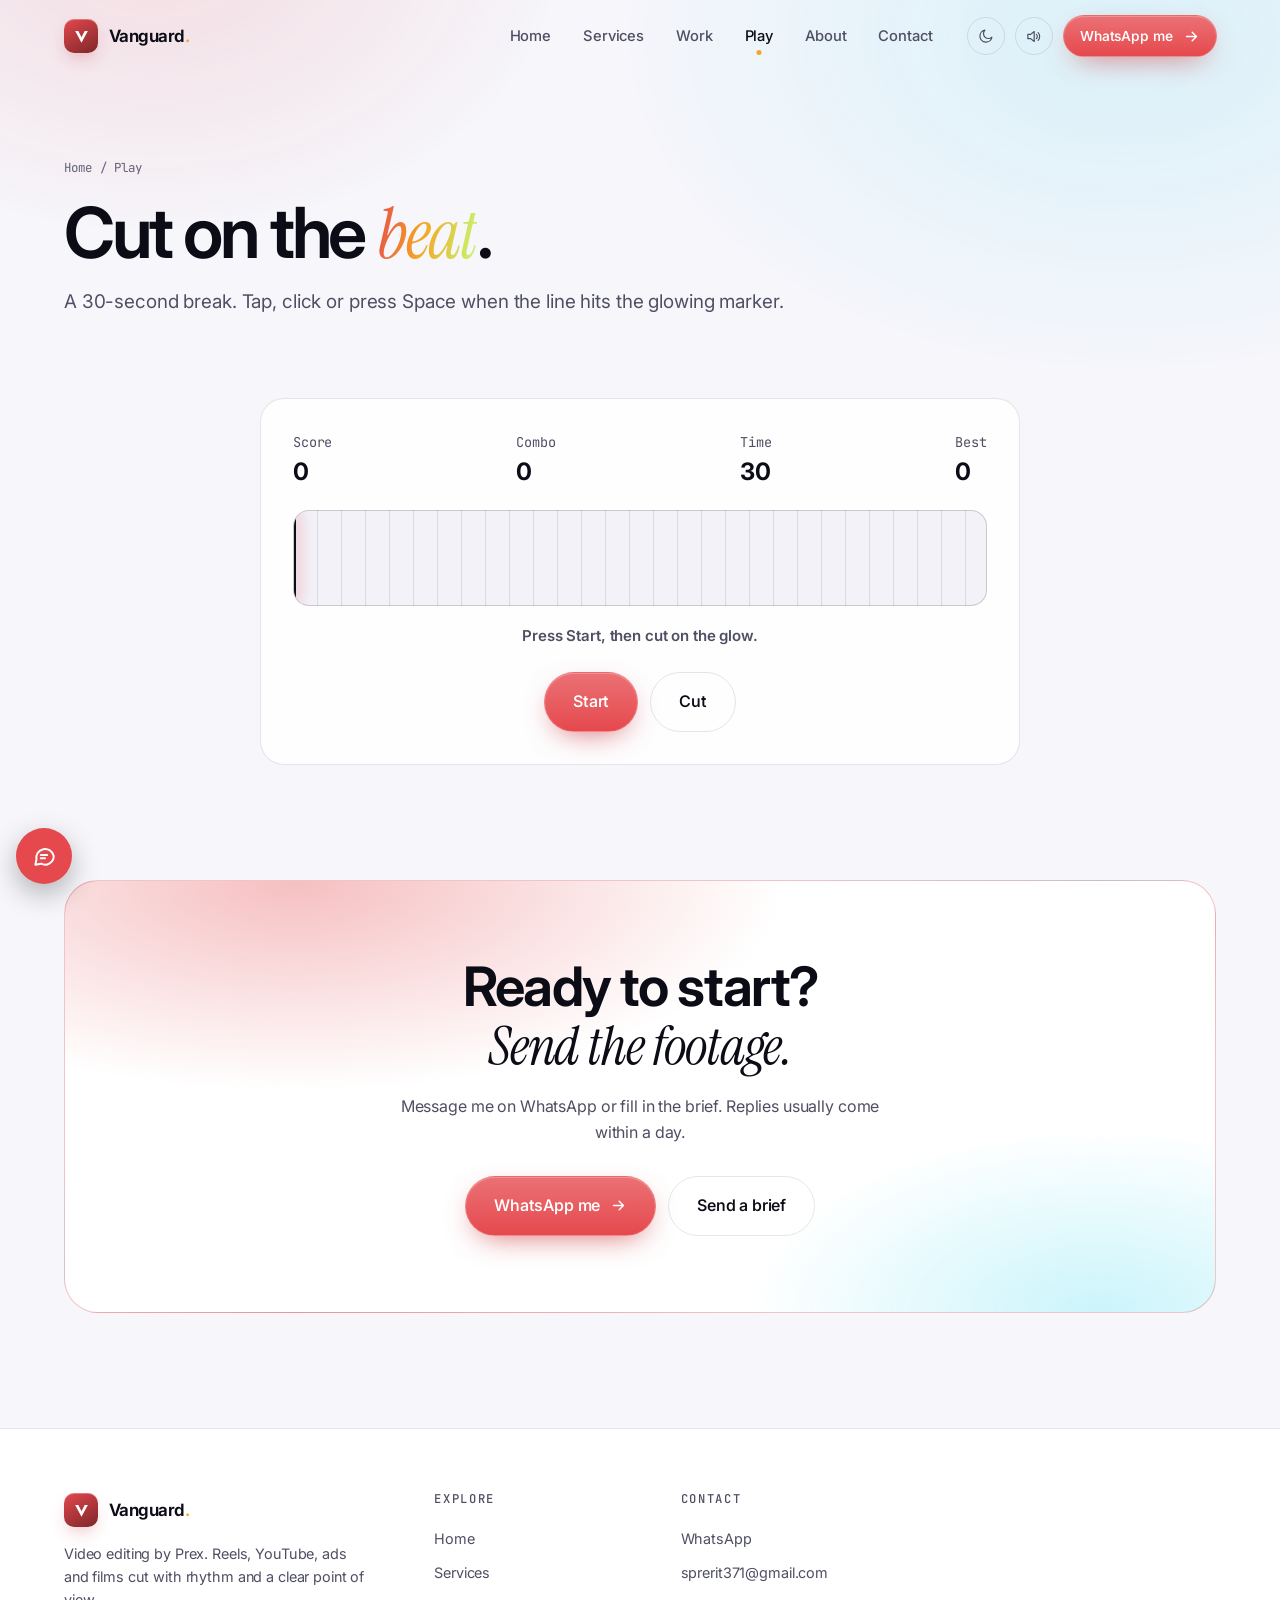
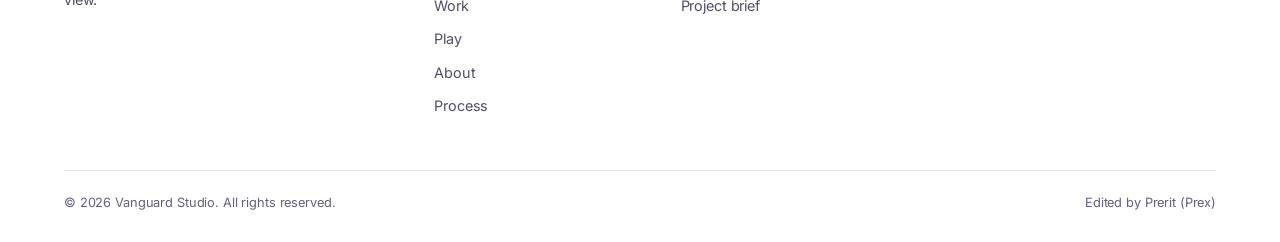
<file: play.html>
<!DOCTYPE html>
<html lang="en" data-theme="dark"><head><meta charset="UTF-8"><meta name="viewport" content="width=device-width, initial-scale=1">
<title>Play | Vanguard Studio</title><meta name="description" content="Beat Cutter: a 30-second editing game by Vanguard Studio."><meta name="theme-color" content="#08080a">
<link rel="icon" href="data:image/svg+xml,%3Csvg xmlns='http://www.w3.org/2000/svg' viewBox='0 0 32 32'%3E%3Crect width='32' height='32' rx='9' fill='%23e5484d'/%3E%3Cpath d='M6 8l10 18 10-18h-5l-5 9-5-9z' fill='%23fff'/%3E%3C/svg%3E">
<script>(function(){try{var t=localStorage.getItem("vanguard-theme");if(!t)t=matchMedia("(prefers-color-scheme: light)").matches?"light":"dark";document.documentElement.setAttribute("data-theme",t)}catch(e){}})();</script>
<link rel="preconnect" href="https://fonts.googleapis.com"><link rel="preconnect" href="https://fonts.gstatic.com" crossorigin>
<link href="https://fonts.googleapis.com/css2?family=Inter:wght@300..700&family=Instrument+Serif:ital@0;1&family=JetBrains+Mono:wght@400;500&display=swap" rel="stylesheet">
<link rel="stylesheet" href="assets/css/style.css"><link rel="stylesheet" href="assets/css/extras.css"></head><body>
<a class="skip" href="#main">Skip to content</a><div class="progress" id="progress"></div>
<header class="site-header" id="siteHeader"><div class="wrap header-inner">
<a class="brand" href="home.html" aria-label="Vanguard Studio home"><span class="brand-mark" aria-hidden="true"><svg viewBox="0 0 24 24" fill="none"><path d="M4 5l8 15 8-15h-4l-4 8-4-8z" fill="#fff"/></svg></span><span>Vanguard<span class="brand-dot">.</span></span></a>
<nav class="nav" aria-label="Primary"><a href="home.html">Home</a><a href="services.html">Services</a><a href="work.html">Work</a><a href="play.html" class="is-active" aria-current="page">Play</a><a href="about.html">About</a><a href="contact.html">Contact</a></nav>
<div class="header-actions"><button class="icon-btn" id="themeToggle" type="button" aria-label="Toggle color theme" aria-pressed="false">
<svg class="sun" viewBox="0 0 24 24" fill="none" stroke="currentColor" stroke-width="1.7" stroke-linecap="round"><circle cx="12" cy="12" r="4"/><path d="M12 2v2M12 20v2M2 12h2M20 12h2M4.9 4.9l1.4 1.4M17.7 17.7l1.4 1.4M19.1 4.9l-1.4 1.4M6.3 17.7l-1.4 1.4"/></svg>
<svg class="moon" viewBox="0 0 24 24" fill="none" stroke="currentColor" stroke-width="1.7" stroke-linecap="round" stroke-linejoin="round"><path d="M21 12.8A8.5 8.5 0 1 1 11.2 3a6.6 6.6 0 0 0 9.8 9.8z"/></svg></button><button class="icon-btn" id="soundToggle" type="button" aria-label="Toggle sound" aria-pressed="true"><svg class="snd-on" viewBox="0 0 24 24" fill="none" stroke="currentColor" stroke-width="1.7" stroke-linecap="round" stroke-linejoin="round"><path d="M4 9v6h4l5 4V5L8 9z"/><path d="M16 9a4 4 0 010 6M18.5 6.5a8 8 0 010 11"/></svg><svg class="snd-off" viewBox="0 0 24 24" fill="none" stroke="currentColor" stroke-width="1.7" stroke-linecap="round" stroke-linejoin="round"><path d="M4 9v6h4l5 4V5L8 9z"/><path d="M17 9l5 6M22 9l-5 6"/></svg></button>
<a href="https://wa.me/919685268975" class="btn btn-primary btn-sm" target="_blank" rel="noopener">WhatsApp me <svg class="arrow" viewBox="0 0 24 24" fill="none" stroke="currentColor" stroke-width="2" stroke-linecap="round" stroke-linejoin="round"><path d="M5 12h14M13 6l6 6-6 6"/></svg></a>
<button class="icon-btn burger" id="burger" type="button" aria-label="Open menu" aria-expanded="false" aria-controls="mobileMenu"><svg viewBox="0 0 24 24" fill="none" stroke="currentColor" stroke-width="1.8" stroke-linecap="round"><path d="M4 7h16M4 12h16M4 17h10"/></svg></button></div></div></header>
<div class="mobile-menu" id="mobileMenu" aria-hidden="true"><a class="m-link" href="home.html">Home <span>01</span></a><a class="m-link" href="services.html">Services <span>02</span></a><a class="m-link" href="work.html">Work <span>03</span></a><a class="m-link" href="play.html">Play <span>04</span></a><a class="m-link" href="about.html">About <span>05</span></a><a class="m-link" href="contact.html">Contact <span>06</span></a><div class="m-foot"><a href="https://wa.me/919685268975" class="btn btn-primary btn-lg" target="_blank" rel="noopener">WhatsApp me</a><p class="mono" style="text-align:center">sprerit371@gmail.com</p></div></div>
<main id="main"><section class="page-hero"><div class="wrap"><div class="breadcrumb"><a href="home.html">Home</a><span>/</span><span>Play</span></div><h1 class="display">Cut on the <em class="grad-text">beat</em>.</h1><p class="lead">A 30-second break. Tap, click or press Space when the line hits the glowing marker.</p></div></section><section class="section" style="padding-top:20px"><div class="wrap"><div class="card game">
<div class="hud"><span>Score<b id="gs">0</b></span><span>Combo<b id="gc">0</b></span><span>Time<b id="gt">30</b></span><span>Best<b id="gb">0</b></span></div>
<div class="track" id="track"><div class="target" id="tg" hidden></div><div id="ph" style="left:0"></div></div>
<p id="gmsg" aria-live="polite">Press Start, then cut on the glow.</p>
<div class="game-actions"><button class="btn btn-primary btn-lg" id="gstart" type="button">Start</button><button class="btn btn-ghost btn-lg" id="gcut" type="button" data-nosound>Cut</button></div>
</div></div></section><section class="section" style="padding-top:0"><div class="wrap"><div class="cta-band reveal"><h2>Ready to start?<br><em class="serif">Send the footage.</em></h2><p>Message me on WhatsApp or fill in the brief. Replies usually come within a day.</p><div class="cta-actions"><a href="https://wa.me/919685268975" class="btn btn-primary btn-lg" target="_blank" rel="noopener">WhatsApp me <svg class="arrow" viewBox="0 0 24 24" fill="none" stroke="currentColor" stroke-width="2" stroke-linecap="round" stroke-linejoin="round"><path d="M5 12h14M13 6l6 6-6 6"/></svg></a><a href="contact.html" class="btn btn-ghost btn-lg">Send a brief</a></div></div></div></section></main>
<footer class="site-footer"><div class="wrap"><div class="footer-grid">
<div class="footer-brand"><a class="brand" href="home.html"><span class="brand-mark" aria-hidden="true"><svg viewBox="0 0 24 24" fill="none"><path d="M4 5l8 15 8-15h-4l-4 8-4-8z" fill="#fff"/></svg></span><span>Vanguard<span class="brand-dot">.</span></span></a>
<p>Video editing by Prex. Reels, YouTube, ads and films cut with rhythm and a clear point of view.</p></div>
<div class="footer-col"><h3>Explore</h3><a href="home.html">Home</a><a href="services.html">Services</a><a href="work.html">Work</a><a href="play.html">Play</a><a href="about.html">About</a><a href="services.html#process">Process</a></div>
<div class="footer-col"><h3>Contact</h3><a href="https://wa.me/919685268975" target="_blank" rel="noopener">WhatsApp</a><a href="mailto:sprerit371@gmail.com">sprerit371@gmail.com</a><a href="contact.html">Project brief</a></div>
</div><div class="footer-bottom"><span>© <span data-current-year>2026</span> Vanguard Studio. All rights reserved.</span><span>Edited by Prerit (Prex)</span></div></div></footer>
<button class="to-top" id="toTop" type="button" aria-label="Back to top"><svg viewBox="0 0 24 24" fill="none" stroke="currentColor" stroke-width="2" stroke-linecap="round" stroke-linejoin="round"><path d="M12 19V5M6 11l6-6 6 6"/></svg></button>
<script src="assets/js/config.js"></script><script src="assets/js/site-config.js"></script><script src="assets/js/main.js"></script><script src="assets/js/sound.js"></script><script src="assets/js/fx.js"></script><script src="assets/js/wa.js"></script><script src="assets/js/ai-key.js"></script><script src="assets/js/ai.js"></script><script src="assets/js/assistant.js"></script><script>
(function(){
var $=function(i){return document.getElementById(i)},tr=$("track"),ph=$("ph"),tg=$("tg"),msg=$("gmsg"),sc=$("gs"),cb=$("gc"),tm=$("gt"),bs=$("gb"),st=$("gstart");
var best=0;try{best=+localStorage.getItem("vanguard-best")||0}catch(e){}bs.textContent=best;
var run=false,pos=0,dir=1,speed=.55,tgt=.5,score=0,combo=0,left=30,last=0;
function snd(n){if(window.VSound)VSound.play(n)}
function say(t,c){msg.textContent=t;msg.className=c||""}
function newTarget(){tgt=.12+Math.random()*.76;tg.style.left=tgt*100+"%"}
function spark(x,c){for(var i=0;i<12;i++){var s=document.createElement("i"),a=i/12*6.283,d=30+Math.random()*50;s.className="spark";s.style.cssText="left:"+x*100+"%;--dx:"+Math.cos(a)*d+"px;--dy:"+Math.sin(a)*d+"px;background:"+c;tr.appendChild(s);(function(n){setTimeout(function(){n.remove()},620)})(s)}}
function cut(){if(!run)return;var d=Math.abs(pos-tgt),pts;
 if(d<=.025){combo++;pts=100*Math.min(combo,10);score+=pts;say("PERFECT! +"+pts,"ok");snd("perfect");spark(pos,"var(--violet)");speed=Math.min(1.5,speed+.06);newTarget()}
 else if(d<=.065){combo++;pts=50*Math.min(combo,10);score+=pts;say("Good +"+pts,"ok");snd("good");spark(pos,"var(--cyan)");speed=Math.min(1.5,speed+.03);newTarget()}
 else{combo=0;speed=Math.max(.55,speed-.1);say("Miss","bad");snd("error");tr.classList.remove("shake");void tr.offsetWidth;tr.classList.add("shake")}
 sc.textContent=score;cb.textContent=combo}
function end(){run=false;var nb=score>best;if(nb){best=score;bs.textContent=best;try{localStorage.setItem("vanguard-best",best)}catch(e){}for(var k=0;k<5;k++)spark(Math.random(),"var(--violet)")}
 say(nb?"New best! "+score+" points 🎉":"Time! You scored "+score,nb?"ok":"");snd(nb?"success":"close")}
function loop(ts){if(!run)return;var dt=Math.min(.05,(ts-last)/1000);last=ts;pos+=dir*speed*dt;if(pos>=1){pos=1;dir=-1}else if(pos<=0){pos=0;dir=1}ph.style.left=pos*100+"%";left-=dt;tm.textContent=Math.max(0,Math.ceil(left));if(left<=0){end();return}requestAnimationFrame(loop)}
function start(){score=combo=0;left=30;speed=.55;pos=0;dir=1;run=true;sc.textContent=0;cb.textContent=0;newTarget();tg.hidden=false;say("Cut when the line is on the glow!");st.textContent="Restart";st.blur();last=performance.now();requestAnimationFrame(loop)}
st.addEventListener("click",start);
$("gcut").addEventListener("pointerdown",function(e){e.preventDefault();cut()});
tr.addEventListener("pointerdown",cut);
document.addEventListener("keydown",function(e){if(run&&(e.key===" "||e.key==="Enter")){e.preventDefault();if(!e.repeat)cut()}});
})();
</script></body></html>
</file>
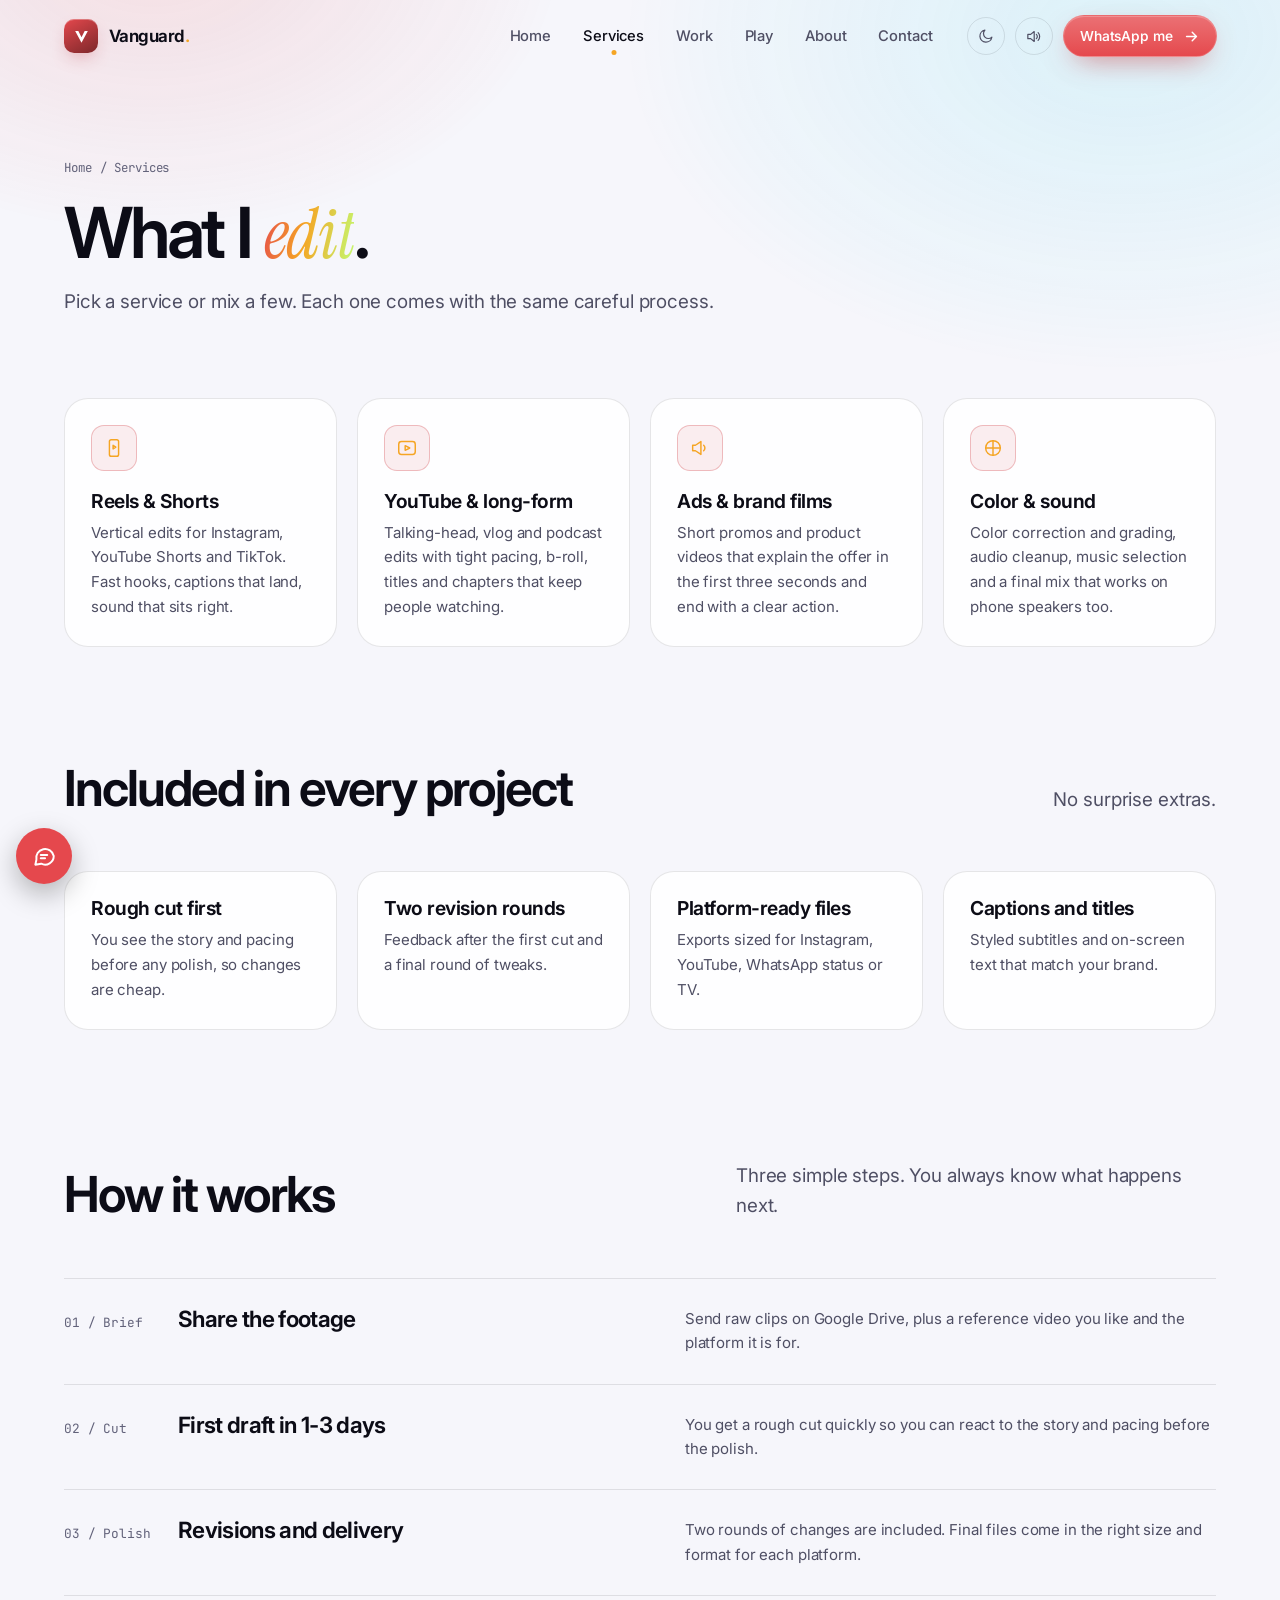
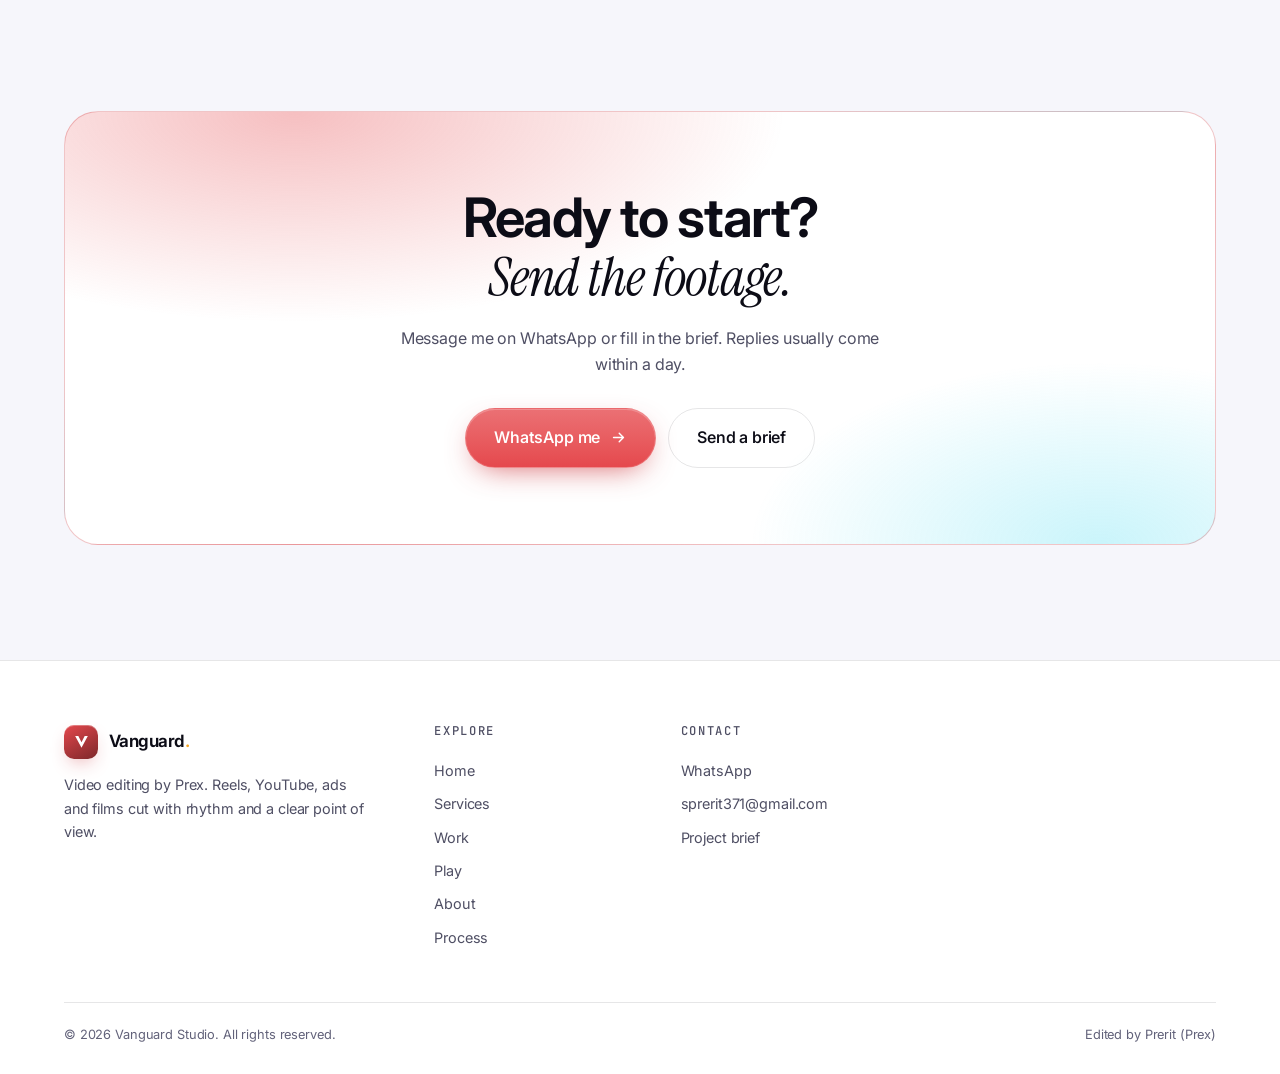
<file: services.html>
<!DOCTYPE html>
<html lang="en" data-theme="dark"><head><meta charset="UTF-8"><meta name="viewport" content="width=device-width, initial-scale=1">
<title>Services | Vanguard Studio</title><meta name="description" content="Video editing services: reels, YouTube, ads, films, color and sound."><meta name="theme-color" content="#08080a">
<link rel="icon" href="data:image/svg+xml,%3Csvg xmlns='http://www.w3.org/2000/svg' viewBox='0 0 32 32'%3E%3Crect width='32' height='32' rx='9' fill='%23e5484d'/%3E%3Cpath d='M6 8l10 18 10-18h-5l-5 9-5-9z' fill='%23fff'/%3E%3C/svg%3E">
<script>(function(){try{var t=localStorage.getItem("vanguard-theme");if(!t)t=matchMedia("(prefers-color-scheme: light)").matches?"light":"dark";document.documentElement.setAttribute("data-theme",t)}catch(e){}})();</script>
<link rel="preconnect" href="https://fonts.googleapis.com"><link rel="preconnect" href="https://fonts.gstatic.com" crossorigin>
<link href="https://fonts.googleapis.com/css2?family=Inter:wght@300..700&family=Instrument+Serif:ital@0;1&family=JetBrains+Mono:wght@400;500&display=swap" rel="stylesheet">
<link rel="stylesheet" href="assets/css/style.css"><link rel="stylesheet" href="assets/css/extras.css"></head><body>
<a class="skip" href="#main">Skip to content</a><div class="progress" id="progress"></div>
<header class="site-header" id="siteHeader"><div class="wrap header-inner">
<a class="brand" href="home.html" aria-label="Vanguard Studio home"><span class="brand-mark" aria-hidden="true"><svg viewBox="0 0 24 24" fill="none"><path d="M4 5l8 15 8-15h-4l-4 8-4-8z" fill="#fff"/></svg></span><span>Vanguard<span class="brand-dot">.</span></span></a>
<nav class="nav" aria-label="Primary"><a href="home.html">Home</a><a href="services.html" class="is-active" aria-current="page">Services</a><a href="work.html">Work</a><a href="play.html">Play</a><a href="about.html">About</a><a href="contact.html">Contact</a></nav>
<div class="header-actions"><button class="icon-btn" id="themeToggle" type="button" aria-label="Toggle color theme" aria-pressed="false">
<svg class="sun" viewBox="0 0 24 24" fill="none" stroke="currentColor" stroke-width="1.7" stroke-linecap="round"><circle cx="12" cy="12" r="4"/><path d="M12 2v2M12 20v2M2 12h2M20 12h2M4.9 4.9l1.4 1.4M17.7 17.7l1.4 1.4M19.1 4.9l-1.4 1.4M6.3 17.7l-1.4 1.4"/></svg>
<svg class="moon" viewBox="0 0 24 24" fill="none" stroke="currentColor" stroke-width="1.7" stroke-linecap="round" stroke-linejoin="round"><path d="M21 12.8A8.5 8.5 0 1 1 11.2 3a6.6 6.6 0 0 0 9.8 9.8z"/></svg></button><button class="icon-btn" id="soundToggle" type="button" aria-label="Toggle sound" aria-pressed="true"><svg class="snd-on" viewBox="0 0 24 24" fill="none" stroke="currentColor" stroke-width="1.7" stroke-linecap="round" stroke-linejoin="round"><path d="M4 9v6h4l5 4V5L8 9z"/><path d="M16 9a4 4 0 010 6M18.5 6.5a8 8 0 010 11"/></svg><svg class="snd-off" viewBox="0 0 24 24" fill="none" stroke="currentColor" stroke-width="1.7" stroke-linecap="round" stroke-linejoin="round"><path d="M4 9v6h4l5 4V5L8 9z"/><path d="M17 9l5 6M22 9l-5 6"/></svg></button>
<a href="https://wa.me/919685268975" class="btn btn-primary btn-sm" target="_blank" rel="noopener">WhatsApp me <svg class="arrow" viewBox="0 0 24 24" fill="none" stroke="currentColor" stroke-width="2" stroke-linecap="round" stroke-linejoin="round"><path d="M5 12h14M13 6l6 6-6 6"/></svg></a>
<button class="icon-btn burger" id="burger" type="button" aria-label="Open menu" aria-expanded="false" aria-controls="mobileMenu"><svg viewBox="0 0 24 24" fill="none" stroke="currentColor" stroke-width="1.8" stroke-linecap="round"><path d="M4 7h16M4 12h16M4 17h10"/></svg></button></div></div></header>
<div class="mobile-menu" id="mobileMenu" aria-hidden="true"><a class="m-link" href="home.html">Home <span>01</span></a><a class="m-link" href="services.html">Services <span>02</span></a><a class="m-link" href="work.html">Work <span>03</span></a><a class="m-link" href="play.html">Play <span>04</span></a><a class="m-link" href="about.html">About <span>05</span></a><a class="m-link" href="contact.html">Contact <span>06</span></a><div class="m-foot"><a href="https://wa.me/919685268975" class="btn btn-primary btn-lg" target="_blank" rel="noopener">WhatsApp me</a><p class="mono" style="text-align:center">sprerit371@gmail.com</p></div></div>
<main id="main"><section class="page-hero"><div class="wrap"><div class="breadcrumb"><a href="home.html">Home</a><span>/</span><span>Services</span></div><h1 class="display">What I <em class="grad-text">edit</em>.</h1><p class="lead">Pick a service or mix a few. Each one comes with the same careful process.</p></div></section><section class="section" style="padding-top:20px"><div class="wrap"><div class="grid-3" style="grid-template-columns:repeat(auto-fit,minmax(240px,1fr))"><article class="card reveal"><div class="card-icon"><svg viewBox="0 0 24 24" fill="none" stroke="currentColor" stroke-width="1.6" stroke-linecap="round" stroke-linejoin="round"><rect x="7" y="3" width="10" height="18" rx="2"/><path d="M11 9l3 2-3 2z"/></svg></div><h3>Reels &amp; Shorts</h3><p>Vertical edits for Instagram, YouTube Shorts and TikTok. Fast hooks, captions that land, sound that sits right.</p></article><article class="card reveal"><div class="card-icon"><svg viewBox="0 0 24 24" fill="none" stroke="currentColor" stroke-width="1.6" stroke-linecap="round" stroke-linejoin="round"><rect x="3" y="5" width="18" height="14" rx="3"/><path d="M10 9.5l5 2.5-5 2.5z"/></svg></div><h3>YouTube &amp; long-form</h3><p>Talking-head, vlog and podcast edits with tight pacing, b-roll, titles and chapters that keep people watching.</p></article><article class="card reveal"><div class="card-icon"><svg viewBox="0 0 24 24" fill="none" stroke="currentColor" stroke-width="1.6" stroke-linecap="round" stroke-linejoin="round"><path d="M4 9v6h3l6 4V5L7 9z"/><path d="M16 9a4 4 0 010 6"/></svg></div><h3>Ads &amp; brand films</h3><p>Short promos and product videos that explain the offer in the first three seconds and end with a clear action.</p></article><article class="card reveal"><div class="card-icon"><svg viewBox="0 0 24 24" fill="none" stroke="currentColor" stroke-width="1.6" stroke-linecap="round" stroke-linejoin="round"><circle cx="12" cy="12" r="8"/><path d="M12 4v16M4 12h16"/></svg></div><h3>Color &amp; sound</h3><p>Color correction and grading, audio cleanup, music selection and a final mix that works on phone speakers too.</p></article></div></div></section>
<section class="section" style="padding-top:0"><div class="wrap"><div class="section-head"><div><h2 class="h2">Included in every project</h2></div><p class="lead" style="max-width:40ch">No surprise extras.</p></div><div class="grid-3" style="grid-template-columns:repeat(auto-fit,minmax(240px,1fr))"><article class="card reveal"><h3>Rough cut first</h3><p>You see the story and pacing before any polish, so changes are cheap.</p></article><article class="card reveal"><h3>Two revision rounds</h3><p>Feedback after the first cut and a final round of tweaks.</p></article><article class="card reveal"><h3>Platform-ready files</h3><p>Exports sized for Instagram, YouTube, WhatsApp status or TV.</p></article><article class="card reveal"><h3>Captions and titles</h3><p>Styled subtitles and on-screen text that match your brand.</p></article></div></div></section>
<section class="section" id="process" style="padding-top:0"><div class="wrap"><div class="section-head"><div><h2 class="h2">How it works</h2></div><p class="lead" style="max-width:40ch">Three simple steps. You always know what happens next.</p></div><div class="steps"><div class="step reveal"><div class="num">01 / Brief</div><h3>Share the footage</h3><p>Send raw clips on Google Drive, plus a reference video you like and the platform it is for.</p></div><div class="step reveal"><div class="num">02 / Cut</div><h3>First draft in 1-3 days</h3><p>You get a rough cut quickly so you can react to the story and pacing before the polish.</p></div><div class="step reveal"><div class="num">03 / Polish</div><h3>Revisions and delivery</h3><p>Two rounds of changes are included. Final files come in the right size and format for each platform.</p></div></div></div></section><section class="section" style="padding-top:0"><div class="wrap"><div class="cta-band reveal"><h2>Ready to start?<br><em class="serif">Send the footage.</em></h2><p>Message me on WhatsApp or fill in the brief. Replies usually come within a day.</p><div class="cta-actions"><a href="https://wa.me/919685268975" class="btn btn-primary btn-lg" target="_blank" rel="noopener">WhatsApp me <svg class="arrow" viewBox="0 0 24 24" fill="none" stroke="currentColor" stroke-width="2" stroke-linecap="round" stroke-linejoin="round"><path d="M5 12h14M13 6l6 6-6 6"/></svg></a><a href="contact.html" class="btn btn-ghost btn-lg">Send a brief</a></div></div></div></section></main>
<footer class="site-footer"><div class="wrap"><div class="footer-grid">
<div class="footer-brand"><a class="brand" href="home.html"><span class="brand-mark" aria-hidden="true"><svg viewBox="0 0 24 24" fill="none"><path d="M4 5l8 15 8-15h-4l-4 8-4-8z" fill="#fff"/></svg></span><span>Vanguard<span class="brand-dot">.</span></span></a>
<p>Video editing by Prex. Reels, YouTube, ads and films cut with rhythm and a clear point of view.</p></div>
<div class="footer-col"><h3>Explore</h3><a href="home.html">Home</a><a href="services.html">Services</a><a href="work.html">Work</a><a href="play.html">Play</a><a href="about.html">About</a><a href="services.html#process">Process</a></div>
<div class="footer-col"><h3>Contact</h3><a href="https://wa.me/919685268975" target="_blank" rel="noopener">WhatsApp</a><a href="mailto:sprerit371@gmail.com">sprerit371@gmail.com</a><a href="contact.html">Project brief</a></div>
</div><div class="footer-bottom"><span>© <span data-current-year>2026</span> Vanguard Studio. All rights reserved.</span><span>Edited by Prerit (Prex)</span></div></div></footer>
<button class="to-top" id="toTop" type="button" aria-label="Back to top"><svg viewBox="0 0 24 24" fill="none" stroke="currentColor" stroke-width="2" stroke-linecap="round" stroke-linejoin="round"><path d="M12 19V5M6 11l6-6 6 6"/></svg></button>
<script src="assets/js/config.js"></script><script src="assets/js/site-config.js"></script><script src="assets/js/main.js"></script><script src="assets/js/sound.js"></script><script src="assets/js/fx.js"></script><script src="assets/js/wa.js"></script><script src="assets/js/ai-key.js"></script><script src="assets/js/ai.js"></script><script src="assets/js/assistant.js"></script></body></html>
</file>
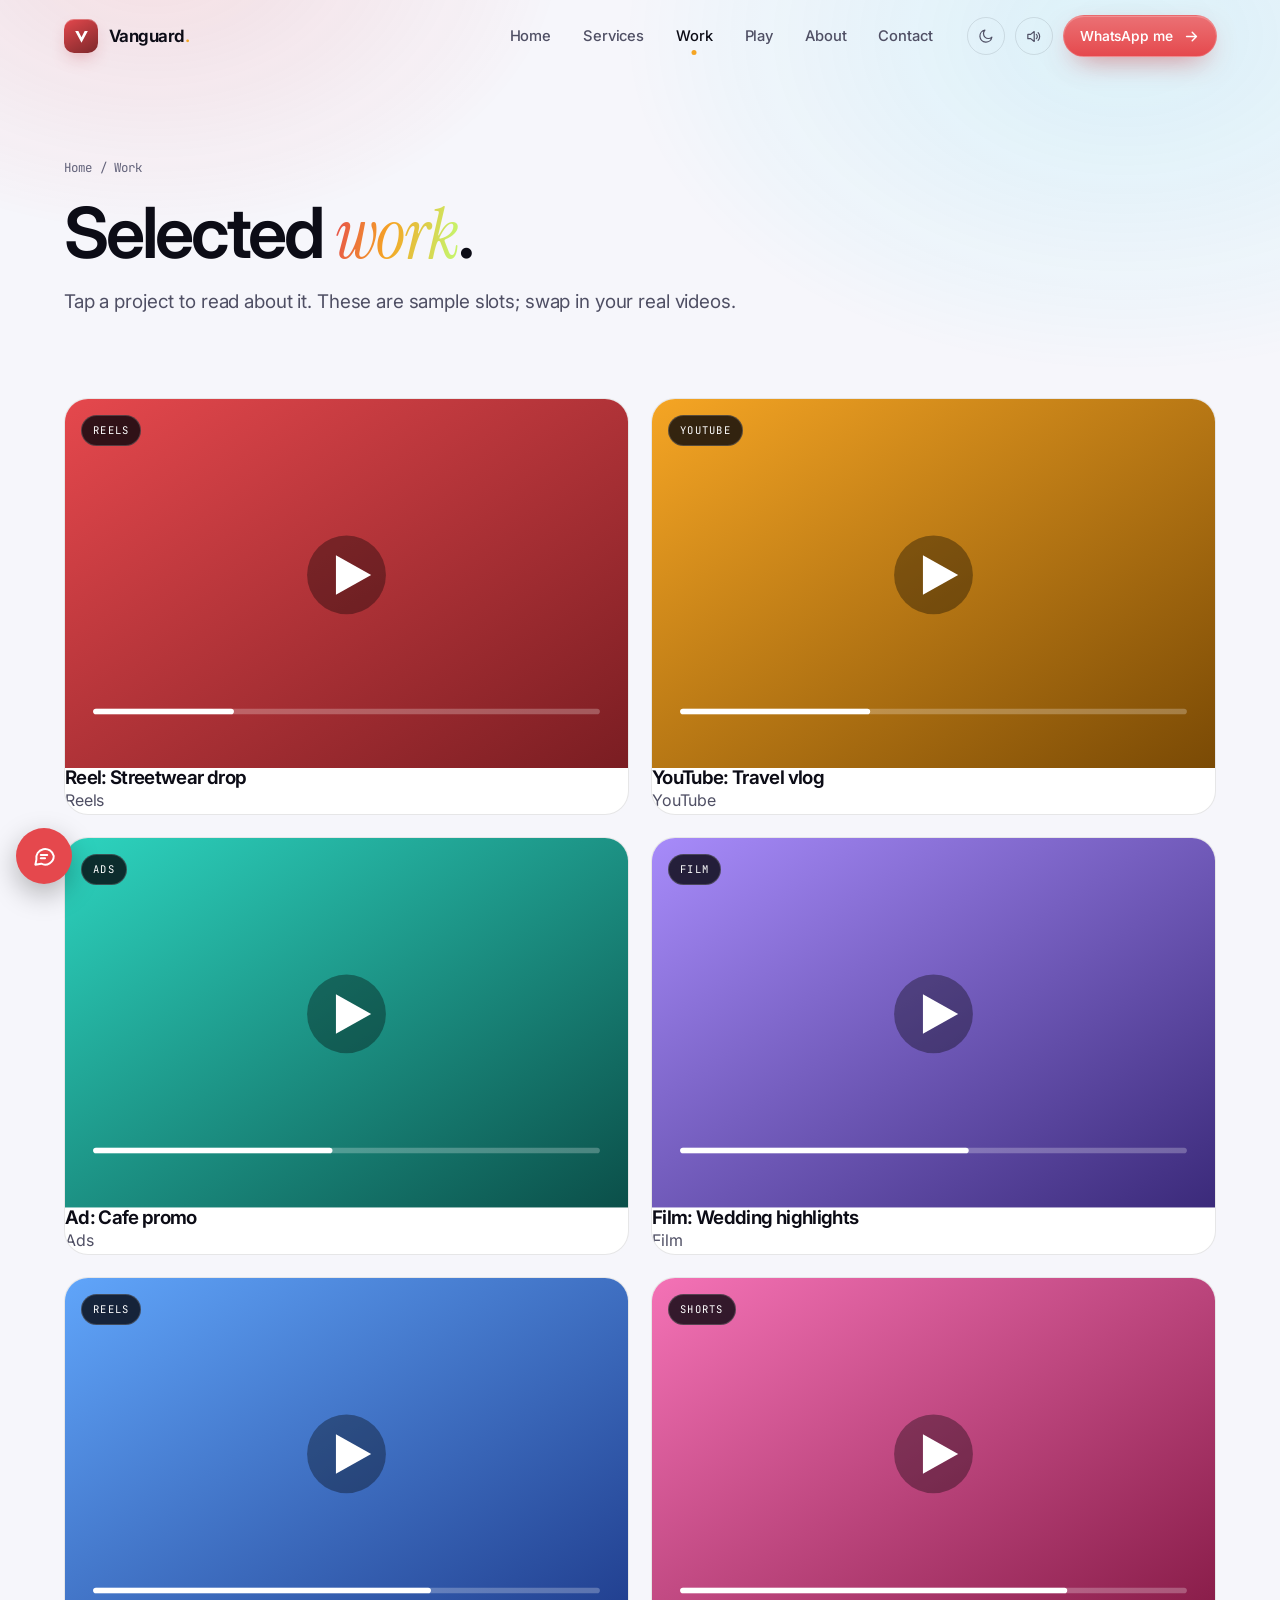
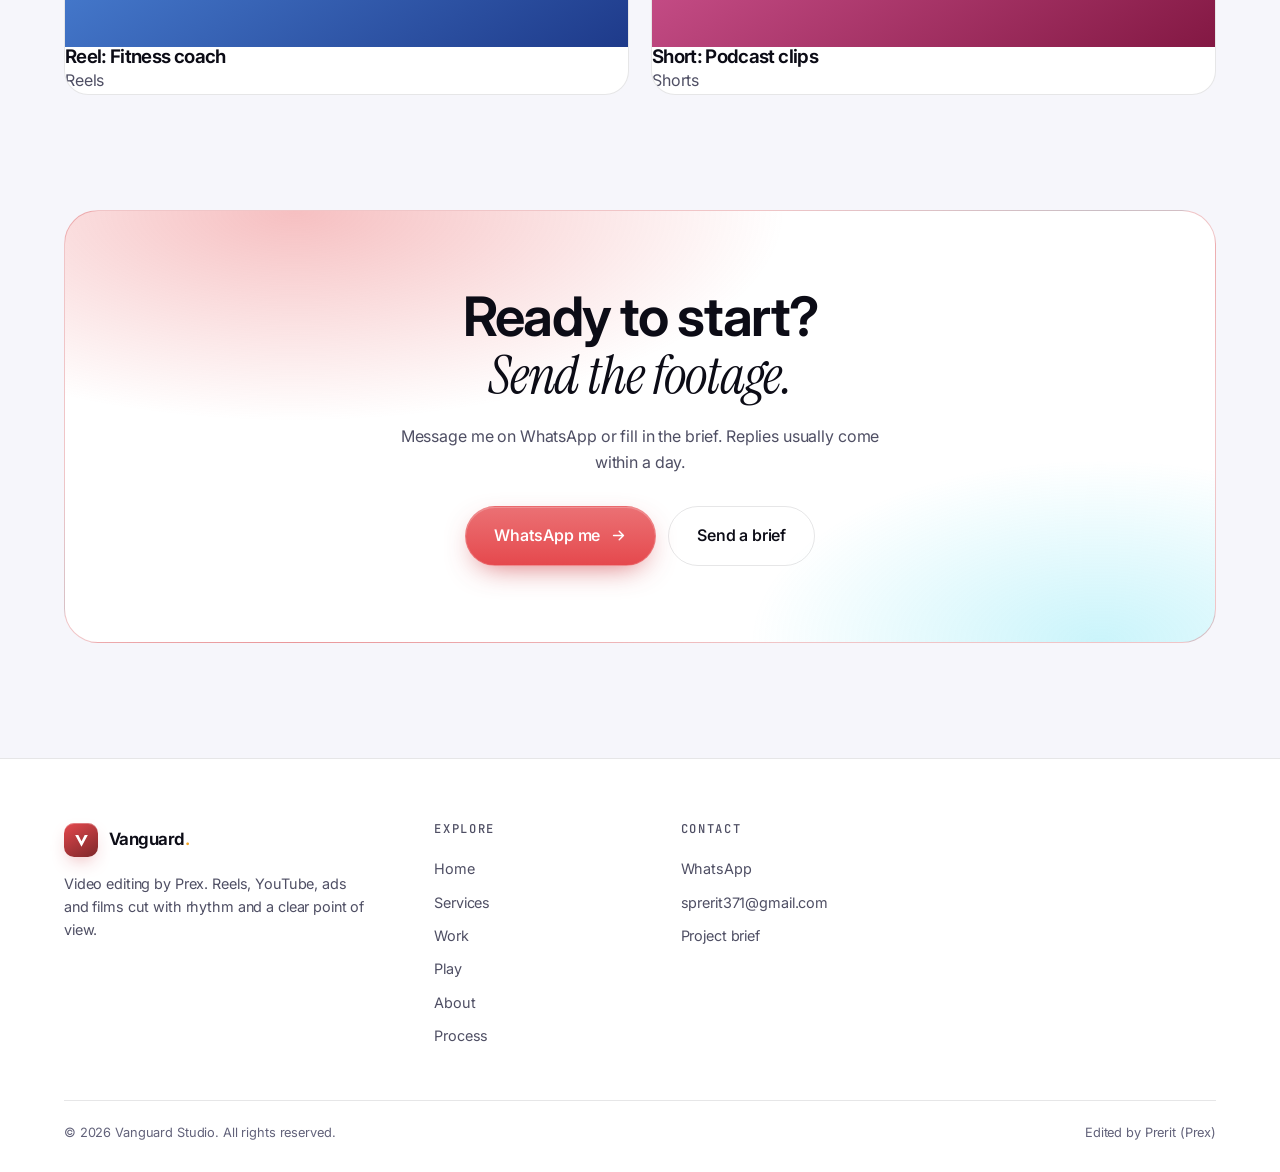
<file: work.html>
<!DOCTYPE html>
<html lang="en" data-theme="dark"><head><meta charset="UTF-8"><meta name="viewport" content="width=device-width, initial-scale=1">
<title>Work | Vanguard Studio</title><meta name="description" content="Selected video editing projects by Prex."><meta name="theme-color" content="#08080a">
<link rel="icon" href="data:image/svg+xml,%3Csvg xmlns='http://www.w3.org/2000/svg' viewBox='0 0 32 32'%3E%3Crect width='32' height='32' rx='9' fill='%23e5484d'/%3E%3Cpath d='M6 8l10 18 10-18h-5l-5 9-5-9z' fill='%23fff'/%3E%3C/svg%3E">
<script>(function(){try{var t=localStorage.getItem("vanguard-theme");if(!t)t=matchMedia("(prefers-color-scheme: light)").matches?"light":"dark";document.documentElement.setAttribute("data-theme",t)}catch(e){}})();</script>
<link rel="preconnect" href="https://fonts.googleapis.com"><link rel="preconnect" href="https://fonts.gstatic.com" crossorigin>
<link href="https://fonts.googleapis.com/css2?family=Inter:wght@300..700&family=Instrument+Serif:ital@0;1&family=JetBrains+Mono:wght@400;500&display=swap" rel="stylesheet">
<link rel="stylesheet" href="assets/css/style.css"><link rel="stylesheet" href="assets/css/extras.css"></head><body>
<a class="skip" href="#main">Skip to content</a><div class="progress" id="progress"></div>
<header class="site-header" id="siteHeader"><div class="wrap header-inner">
<a class="brand" href="home.html" aria-label="Vanguard Studio home"><span class="brand-mark" aria-hidden="true"><svg viewBox="0 0 24 24" fill="none"><path d="M4 5l8 15 8-15h-4l-4 8-4-8z" fill="#fff"/></svg></span><span>Vanguard<span class="brand-dot">.</span></span></a>
<nav class="nav" aria-label="Primary"><a href="home.html">Home</a><a href="services.html">Services</a><a href="work.html" class="is-active" aria-current="page">Work</a><a href="play.html">Play</a><a href="about.html">About</a><a href="contact.html">Contact</a></nav>
<div class="header-actions"><button class="icon-btn" id="themeToggle" type="button" aria-label="Toggle color theme" aria-pressed="false">
<svg class="sun" viewBox="0 0 24 24" fill="none" stroke="currentColor" stroke-width="1.7" stroke-linecap="round"><circle cx="12" cy="12" r="4"/><path d="M12 2v2M12 20v2M2 12h2M20 12h2M4.9 4.9l1.4 1.4M17.7 17.7l1.4 1.4M19.1 4.9l-1.4 1.4M6.3 17.7l-1.4 1.4"/></svg>
<svg class="moon" viewBox="0 0 24 24" fill="none" stroke="currentColor" stroke-width="1.7" stroke-linecap="round" stroke-linejoin="round"><path d="M21 12.8A8.5 8.5 0 1 1 11.2 3a6.6 6.6 0 0 0 9.8 9.8z"/></svg></button><button class="icon-btn" id="soundToggle" type="button" aria-label="Toggle sound" aria-pressed="true"><svg class="snd-on" viewBox="0 0 24 24" fill="none" stroke="currentColor" stroke-width="1.7" stroke-linecap="round" stroke-linejoin="round"><path d="M4 9v6h4l5 4V5L8 9z"/><path d="M16 9a4 4 0 010 6M18.5 6.5a8 8 0 010 11"/></svg><svg class="snd-off" viewBox="0 0 24 24" fill="none" stroke="currentColor" stroke-width="1.7" stroke-linecap="round" stroke-linejoin="round"><path d="M4 9v6h4l5 4V5L8 9z"/><path d="M17 9l5 6M22 9l-5 6"/></svg></button>
<a href="https://wa.me/919685268975" class="btn btn-primary btn-sm" target="_blank" rel="noopener">WhatsApp me <svg class="arrow" viewBox="0 0 24 24" fill="none" stroke="currentColor" stroke-width="2" stroke-linecap="round" stroke-linejoin="round"><path d="M5 12h14M13 6l6 6-6 6"/></svg></a>
<button class="icon-btn burger" id="burger" type="button" aria-label="Open menu" aria-expanded="false" aria-controls="mobileMenu"><svg viewBox="0 0 24 24" fill="none" stroke="currentColor" stroke-width="1.8" stroke-linecap="round"><path d="M4 7h16M4 12h16M4 17h10"/></svg></button></div></div></header>
<div class="mobile-menu" id="mobileMenu" aria-hidden="true"><a class="m-link" href="home.html">Home <span>01</span></a><a class="m-link" href="services.html">Services <span>02</span></a><a class="m-link" href="work.html">Work <span>03</span></a><a class="m-link" href="play.html">Play <span>04</span></a><a class="m-link" href="about.html">About <span>05</span></a><a class="m-link" href="contact.html">Contact <span>06</span></a><div class="m-foot"><a href="https://wa.me/919685268975" class="btn btn-primary btn-lg" target="_blank" rel="noopener">WhatsApp me</a><p class="mono" style="text-align:center">sprerit371@gmail.com</p></div></div>
<main id="main"><section class="page-hero"><div class="wrap"><div class="breadcrumb"><a href="home.html">Home</a><span>/</span><span>Work</span></div><h1 class="display">Selected <em class="grad-text">work</em>.</h1><p class="lead">Tap a project to read about it. These are sample slots; swap in your real videos.</p></div></section><section class="section" style="padding-top:20px"><div class="wrap"><div class="work-grid"><div class="work-card reveal" tabindex="0" role="button" aria-label="Open project: Reel: Streetwear drop" data-title="Reel: Streetwear drop" data-meta="Reels" data-client="Sample project" data-year="2026" data-tags="Reels, Editing, Sound, Color" data-body="Fast-cut launch teaser for a clothing label. Beat-matched cuts, speed ramps and kinetic captions. Replace this sample with your real project and link."><div class="work-media"><span class="work-badge">Reels</span><svg viewBox="0 0 800 525" preserveAspectRatio="xMidYMid slice" aria-hidden="true"><defs><linearGradient id="g0" x1="0" y1="0" x2="1" y2="1"><stop offset="0" stop-color="#e5484d"/><stop offset="1" stop-color="#7a1d22"/></linearGradient></defs><rect width="800" height="525" fill="url(#g0)"/><rect x="40" y="440" width="720" height="8" rx="4" fill="#fff" opacity=".25"/><rect x="40" y="440" width="200" height="8" rx="4" fill="#fff"/><circle cx="400" cy="250" r="56" fill="#000" opacity=".35"/><path d="M385 222l50 28-50 28z" fill="#fff"/></svg></div><div class="work-info"><h3>Reel: Streetwear drop</h3><p>Reels</p></div></div><div class="work-card reveal" tabindex="0" role="button" aria-label="Open project: YouTube: Travel vlog" data-title="YouTube: Travel vlog" data-meta="YouTube" data-client="Sample project" data-year="2026" data-tags="YouTube, Editing, Sound, Color" data-body="A 12-minute vlog trimmed from three hours of footage, with a clear story, music and subtle sound design. Replace this sample with your real project and link."><div class="work-media"><span class="work-badge">YouTube</span><svg viewBox="0 0 800 525" preserveAspectRatio="xMidYMid slice" aria-hidden="true"><defs><linearGradient id="g1" x1="0" y1="0" x2="1" y2="1"><stop offset="0" stop-color="#f5a524"/><stop offset="1" stop-color="#7a4a05"/></linearGradient></defs><rect width="800" height="525" fill="url(#g1)"/><rect x="40" y="440" width="720" height="8" rx="4" fill="#fff" opacity=".25"/><rect x="40" y="440" width="270" height="8" rx="4" fill="#fff"/><circle cx="400" cy="250" r="56" fill="#000" opacity=".35"/><path d="M385 222l50 28-50 28z" fill="#fff"/></svg></div><div class="work-info"><h3>YouTube: Travel vlog</h3><p>YouTube</p></div></div><div class="work-card reveal" tabindex="0" role="button" aria-label="Open project: Ad: Cafe promo" data-title="Ad: Cafe promo" data-meta="Ads" data-client="Sample project" data-year="2026" data-tags="Ads, Editing, Sound, Color" data-body="A 20-second promo with warm color grade and punchy text, made for Instagram and WhatsApp status. Replace this sample with your real project and link."><div class="work-media"><span class="work-badge">Ads</span><svg viewBox="0 0 800 525" preserveAspectRatio="xMidYMid slice" aria-hidden="true"><defs><linearGradient id="g2" x1="0" y1="0" x2="1" y2="1"><stop offset="0" stop-color="#2dd4bf"/><stop offset="1" stop-color="#0b4f49"/></linearGradient></defs><rect width="800" height="525" fill="url(#g2)"/><rect x="40" y="440" width="720" height="8" rx="4" fill="#fff" opacity=".25"/><rect x="40" y="440" width="340" height="8" rx="4" fill="#fff"/><circle cx="400" cy="250" r="56" fill="#000" opacity=".35"/><path d="M385 222l50 28-50 28z" fill="#fff"/></svg></div><div class="work-info"><h3>Ad: Cafe promo</h3><p>Ads</p></div></div><div class="work-card reveal" tabindex="0" role="button" aria-label="Open project: Film: Wedding highlights" data-title="Film: Wedding highlights" data-meta="Film" data-client="Sample project" data-year="2026" data-tags="Film, Editing, Sound, Color" data-body="A 4-minute cinematic highlight with natural color, ambient audio and vows laid over the best moments. Replace this sample with your real project and link."><div class="work-media"><span class="work-badge">Film</span><svg viewBox="0 0 800 525" preserveAspectRatio="xMidYMid slice" aria-hidden="true"><defs><linearGradient id="g3" x1="0" y1="0" x2="1" y2="1"><stop offset="0" stop-color="#a78bfa"/><stop offset="1" stop-color="#3b2a7a"/></linearGradient></defs><rect width="800" height="525" fill="url(#g3)"/><rect x="40" y="440" width="720" height="8" rx="4" fill="#fff" opacity=".25"/><rect x="40" y="440" width="410" height="8" rx="4" fill="#fff"/><circle cx="400" cy="250" r="56" fill="#000" opacity=".35"/><path d="M385 222l50 28-50 28z" fill="#fff"/></svg></div><div class="work-info"><h3>Film: Wedding highlights</h3><p>Film</p></div></div><div class="work-card reveal" tabindex="0" role="button" aria-label="Open project: Reel: Fitness coach" data-title="Reel: Fitness coach" data-meta="Reels" data-client="Sample project" data-year="2026" data-tags="Reels, Editing, Sound, Color" data-body="Talking-head reels with jump cuts, auto-style captions and zooms that keep the energy up. Replace this sample with your real project and link."><div class="work-media"><span class="work-badge">Reels</span><svg viewBox="0 0 800 525" preserveAspectRatio="xMidYMid slice" aria-hidden="true"><defs><linearGradient id="g4" x1="0" y1="0" x2="1" y2="1"><stop offset="0" stop-color="#60a5fa"/><stop offset="1" stop-color="#1e3a8a"/></linearGradient></defs><rect width="800" height="525" fill="url(#g4)"/><rect x="40" y="440" width="720" height="8" rx="4" fill="#fff" opacity=".25"/><rect x="40" y="440" width="480" height="8" rx="4" fill="#fff"/><circle cx="400" cy="250" r="56" fill="#000" opacity=".35"/><path d="M385 222l50 28-50 28z" fill="#fff"/></svg></div><div class="work-info"><h3>Reel: Fitness coach</h3><p>Reels</p></div></div><div class="work-card reveal" tabindex="0" role="button" aria-label="Open project: Short: Podcast clips" data-title="Short: Podcast clips" data-meta="Shorts" data-client="Sample project" data-year="2026" data-tags="Shorts, Editing, Sound, Color" data-body="Ten vertical clips from one podcast episode, each with a hook, captions and a clean ending. Replace this sample with your real project and link."><div class="work-media"><span class="work-badge">Shorts</span><svg viewBox="0 0 800 525" preserveAspectRatio="xMidYMid slice" aria-hidden="true"><defs><linearGradient id="g5" x1="0" y1="0" x2="1" y2="1"><stop offset="0" stop-color="#f472b6"/><stop offset="1" stop-color="#831843"/></linearGradient></defs><rect width="800" height="525" fill="url(#g5)"/><rect x="40" y="440" width="720" height="8" rx="4" fill="#fff" opacity=".25"/><rect x="40" y="440" width="550" height="8" rx="4" fill="#fff"/><circle cx="400" cy="250" r="56" fill="#000" opacity=".35"/><path d="M385 222l50 28-50 28z" fill="#fff"/></svg></div><div class="work-info"><h3>Short: Podcast clips</h3><p>Shorts</p></div></div></div></div></section><section class="section" style="padding-top:0"><div class="wrap"><div class="cta-band reveal"><h2>Ready to start?<br><em class="serif">Send the footage.</em></h2><p>Message me on WhatsApp or fill in the brief. Replies usually come within a day.</p><div class="cta-actions"><a href="https://wa.me/919685268975" class="btn btn-primary btn-lg" target="_blank" rel="noopener">WhatsApp me <svg class="arrow" viewBox="0 0 24 24" fill="none" stroke="currentColor" stroke-width="2" stroke-linecap="round" stroke-linejoin="round"><path d="M5 12h14M13 6l6 6-6 6"/></svg></a><a href="contact.html" class="btn btn-ghost btn-lg">Send a brief</a></div></div></div></section><div class="modal" id="projectModal" role="dialog" aria-modal="true" aria-labelledby="pmTitle" aria-hidden="true">
  <div class="modal-box">
    <div class="modal-inner">
      <button class="modal-close" type="button" aria-label="Close project">
        <svg viewBox="0 0 24 24" fill="none" stroke="currentColor" stroke-width="2" stroke-linecap="round"><path d="M6 6l12 12M18 6L6 18"/></svg>
      </button>
      <div class="modal-media" id="pmMedia" aria-hidden="true"></div>
      <div class="modal-content">
        <h2 id="pmTitle">Case study</h2>
        <div class="modal-meta" id="pmMeta"></div>
        <p id="pmBody"></p>
        <div class="modal-tags" id="pmTags"></div>
        <a href="https://wa.me/919685268975" class="btn btn-primary" data-intent="videos">See all videos on WhatsApp <svg class="arrow" viewBox="0 0 24 24" fill="none" stroke="currentColor" stroke-width="2" stroke-linecap="round" stroke-linejoin="round"><path d="M5 12h14M13 6l6 6-6 6"/></svg></a>
        <a href="contact.html" class="btn btn-ghost">Build something like this
          <svg class="arrow" viewBox="0 0 24 24" fill="none" stroke="currentColor" stroke-width="2" stroke-linecap="round" stroke-linejoin="round"><path d="M5 12h14M13 6l6 6-6 6"/></svg>
        </a>
      </div>
    </div>
  </div>
</div>

</main>
<footer class="site-footer"><div class="wrap"><div class="footer-grid">
<div class="footer-brand"><a class="brand" href="home.html"><span class="brand-mark" aria-hidden="true"><svg viewBox="0 0 24 24" fill="none"><path d="M4 5l8 15 8-15h-4l-4 8-4-8z" fill="#fff"/></svg></span><span>Vanguard<span class="brand-dot">.</span></span></a>
<p>Video editing by Prex. Reels, YouTube, ads and films cut with rhythm and a clear point of view.</p></div>
<div class="footer-col"><h3>Explore</h3><a href="home.html">Home</a><a href="services.html">Services</a><a href="work.html">Work</a><a href="play.html">Play</a><a href="about.html">About</a><a href="services.html#process">Process</a></div>
<div class="footer-col"><h3>Contact</h3><a href="https://wa.me/919685268975" target="_blank" rel="noopener">WhatsApp</a><a href="mailto:sprerit371@gmail.com">sprerit371@gmail.com</a><a href="contact.html">Project brief</a></div>
</div><div class="footer-bottom"><span>© <span data-current-year>2026</span> Vanguard Studio. All rights reserved.</span><span>Edited by Prerit (Prex)</span></div></div></footer>
<button class="to-top" id="toTop" type="button" aria-label="Back to top"><svg viewBox="0 0 24 24" fill="none" stroke="currentColor" stroke-width="2" stroke-linecap="round" stroke-linejoin="round"><path d="M12 19V5M6 11l6-6 6 6"/></svg></button>
<script src="assets/js/config.js"></script><script src="assets/js/site-config.js"></script><script src="assets/js/main.js"></script><script src="assets/js/sound.js"></script><script src="assets/js/fx.js"></script><script src="assets/js/wa.js"></script><script src="assets/js/ai-key.js"></script><script src="assets/js/ai.js"></script><script src="assets/js/assistant.js"></script></body></html>
</file>
<file: assets/css/style.css>
/* ==========================================================================
   Vanguard Studio — Design System
   Author: by Prex
   ========================================================================== */

/* ---------- Reset ---------- */
*, *::before, *::after { box-sizing: border-box; }
* { margin: 0; }
html { -webkit-text-size-adjust: 100%; scroll-behavior: smooth; }
img, svg, video { display: block; max-width: 100%; }
button, input, textarea, select { font: inherit; color: inherit; }
a { color: inherit; text-decoration: none; }
ul, ol { list-style: none; padding: 0; }

/* ---------- Tokens ---------- */
:root {
  --font-sans: "Inter", "Segoe UI", system-ui, -apple-system, "Helvetica Neue", Arial, sans-serif;
  --font-display: "Instrument Serif", "Iowan Old Style", Georgia, "Times New Roman", serif;
  --font-mono: "JetBrains Mono", ui-monospace, "Cascadia Code", Consolas, monospace;

  --bg: #08080a;
  --bg-soft: #0b0b12;
  --surface: #101017;
  --surface-2: #15151f;
  --surface-3: #1b1b26;
  --line: rgba(255, 255, 255, 0.09);
  --line-strong: rgba(255, 255, 255, 0.16);
  --text: #f4f4f8;
  --muted: #a8a8bb;
  --dim: #8f8fa3;

  --violet: #e5484d;
  --cyan: #f5a524;
  --coral: #ff8a5c;
  --lime: #c8f169;

  --accent: var(--violet);
  --accent-soft: rgba(229, 72, 77, 0.14);
  --accent-line: rgba(229, 72, 77, 0.35);

  --radius-sm: 10px;
  --radius: 16px;
  --radius-lg: 24px;
  --radius-xl: 34px;

  --shadow: 0 24px 60px -24px rgba(0, 0, 0, 0.85);
  --shadow-pop: 0 40px 90px -40px rgba(0, 0, 0, 0.95);

  --header-h: 74px;
  --ease: cubic-bezier(0.22, 1, 0.36, 1);
  --max: 1200px;
}

[data-theme="light"] {
  --bg: #f6f6fb;
  --bg-soft: #ffffff;
  --surface: #ffffff;
  --surface-2: #f2f2f8;
  --surface-3: #e9e9f2;
  --line: rgba(12, 12, 24, 0.1);
  --line-strong: rgba(12, 12, 24, 0.18);
  --text: #0c0c16;
  --muted: #4f4f64;
  --dim: #62627a;

  --accent-soft: rgba(201, 47, 54, 0.08);
  --accent-line: rgba(201, 47, 54, 0.28);

  --shadow: 0 24px 60px -30px rgba(24, 24, 60, 0.28);
  --shadow-pop: 0 40px 90px -50px rgba(24, 24, 60, 0.35);
}

/* ---------- Base ---------- */
body {
  font-family: var(--font-sans);
  background: var(--bg);
  color: var(--text);
  line-height: 1.62;
  font-size: 16px;
  letter-spacing: -0.008em;
  -webkit-font-smoothing: antialiased;
  overflow-x: hidden;
  transition: background-color 0.45s var(--ease), color 0.45s var(--ease);
}

/* soft ambient glow behind everything */
body::before {
  content: "";
  position: fixed;
  inset: 0;
  pointer-events: none;
  z-index: 0;
  background:
    radial-gradient(600px 420px at 12% -6%, rgba(229, 72, 77, 0.16), transparent 70%),
    radial-gradient(720px 480px at 88% 4%, rgba(34, 211, 238, 0.1), transparent 72%);
  opacity: 0.9;
}
[data-theme="light"] body::before {
  background:
    radial-gradient(600px 420px at 12% -6%, rgba(229, 72, 77, 0.16), transparent 70%),
    radial-gradient(720px 480px at 88% 4%, rgba(34, 211, 238, 0.14), transparent 72%);
}

h1, h2, h3, h4 { line-height: 1.08; letter-spacing: -0.035em; font-weight: 650; }
p { color: var(--muted); }

::selection { background: var(--accent); color: #fff; }

:focus-visible {
  outline: 2px solid var(--cyan);
  outline-offset: 3px;
  border-radius: 6px;
}

.wrap { width: 100%; max-width: var(--max); margin-inline: auto; padding-inline: 24px; position: relative; z-index: 1; }
.section { padding: clamp(64px, 9vw, 120px) 0; position: relative; z-index: 1; }
.section-tight { padding: clamp(40px, 6vw, 72px) 0; }
.center { text-align: center; }
.muted { color: var(--muted); }
.mono { font-family: var(--font-mono); font-size: 0.78rem; letter-spacing: 0.12em; text-transform: uppercase; }

.skip {
  position: absolute; left: 16px; top: -80px; z-index: 200;
  background: var(--accent); color: #fff; padding: 10px 18px; border-radius: 8px;
  transition: top 0.2s var(--ease);
}
.skip:focus { top: 16px; }

.visually-hidden {
  position: absolute !important;
  width: 1px; height: 1px; padding: 0; margin: -1px;
  overflow: hidden; clip: rect(0 0 0 0); white-space: nowrap; border: 0;
}

/* ---------- Eyebrow / headings ---------- */
.eyebrow {
  display: inline-flex; align-items: center; gap: 10px;
  font-family: var(--font-mono);
  font-size: 0.72rem; letter-spacing: 0.18em; text-transform: uppercase;
  color: var(--muted);
  padding: 7px 14px 7px 10px;
  border: 1px solid var(--line);
  border-radius: 999px;
  background: color-mix(in srgb, var(--surface) 70%, transparent);
  backdrop-filter: blur(12px);
}
.eyebrow .dot {
  width: 7px; height: 7px; border-radius: 50%;
  background: var(--lime); box-shadow: 0 0 0 4px rgba(200, 241, 105, 0.14);
  animation: pulse 2.6s infinite;
}
@keyframes pulse {
  0%, 100% { box-shadow: 0 0 0 4px rgba(200, 241, 105, 0.14); }
  50% { box-shadow: 0 0 0 8px rgba(200, 241, 105, 0.03); }
}

.display { font-size: clamp(2.6rem, 6.4vw, 5.1rem); line-height: 0.98; letter-spacing: -0.045em; font-weight: 620; }
.display em, .serif { font-family: var(--font-display); font-style: italic; font-weight: 400; letter-spacing: -0.02em; }
.grad-text {
  background: linear-gradient(100deg, var(--violet), var(--cyan) 45%, var(--lime) 92%);
  -webkit-background-clip: text; background-clip: text; color: transparent;
}

.h2 { font-size: clamp(2rem, 4vw, 3.1rem); letter-spacing: -0.04em; }
.lead { font-size: clamp(1.02rem, 1.5vw, 1.18rem); color: var(--muted); max-width: 62ch; }

.section-head {
  display: flex; align-items: flex-end; justify-content: space-between;
  gap: 32px; margin-bottom: clamp(32px, 5vw, 56px); flex-wrap: wrap;
}
.section-head .lead { margin-top: 16px; }

/* ---------- Buttons ---------- */
.btn {
  --btn-bg: var(--surface-2);
  position: relative;
  display: inline-flex; align-items: center; justify-content: center; gap: 10px;
  padding: 13px 22px;
  border-radius: 999px;
  border: 1px solid var(--line-strong);
  background: var(--btn-bg);
  color: var(--text);
  font-weight: 550; font-size: 0.94rem; letter-spacing: -0.01em;
  cursor: pointer;
  transition: transform 0.3s var(--ease), box-shadow 0.3s var(--ease),
              background-color 0.3s var(--ease), border-color 0.3s var(--ease), color 0.3s;
  will-change: transform;
}
.btn:hover { transform: translateY(-2px); border-color: var(--line-strong); }
.btn:active { transform: translateY(0) scale(0.985); }
.btn svg { width: 17px; height: 17px; flex: none; }
.btn .arrow { transition: transform 0.35s var(--ease); }
.btn:hover .arrow { transform: translateX(4px); }

.btn-primary {
  background: linear-gradient(180deg, color-mix(in srgb, var(--violet) 78%, #fff), var(--violet));
  border-color: rgba(255, 255, 255, 0.18);
  color: #fff;
  box-shadow: 0 10px 30px -12px rgba(201, 47, 54, 0.8), inset 0 1px 0 rgba(255, 255, 255, 0.22);
}
.btn-primary:hover {
  box-shadow: 0 18px 44px -14px rgba(201, 47, 54, 0.95), inset 0 1px 0 rgba(255, 255, 255, 0.28);
}
.btn-ghost { background: transparent; border-color: var(--line); }
.btn-ghost:hover { background: var(--surface-2); }
.btn-sm { padding: 9px 16px; font-size: 0.86rem; }
.btn-lg { padding: 16px 28px; font-size: 1rem; }

.link-arrow {
  display: inline-flex; align-items: center; gap: 8px;
  font-weight: 550; color: var(--text); font-size: 0.94rem;
  border-bottom: 1px solid var(--line-strong); padding-bottom: 3px;
  transition: gap 0.3s var(--ease), border-color 0.3s;
}
.link-arrow:hover { gap: 13px; border-color: var(--cyan); }

/* ---------- Header ---------- */
.progress {
  position: fixed; top: 0; left: 0; height: 2px; width: 100%;
  transform: scaleX(0); transform-origin: 0 50%;
  background: linear-gradient(90deg, var(--violet), var(--cyan), var(--lime));
  z-index: 120;
}

.site-header {
  position: fixed; top: 0; left: 0; right: 0; z-index: 100;
  height: var(--header-h);
  display: flex; align-items: center;
  transition: background-color 0.4s var(--ease), backdrop-filter 0.4s, border-color 0.4s;
  border-bottom: 1px solid transparent;
}
.site-header.scrolled {
  background: color-mix(in srgb, var(--bg) 78%, transparent);
  backdrop-filter: blur(18px) saturate(140%);
  border-bottom-color: var(--line);
}
.header-inner { display: flex; align-items: center; gap: 20px; width: 100%; }

.brand {
  display: inline-flex; align-items: center; gap: 11px;
  font-weight: 650; font-size: 1.06rem; letter-spacing: -0.03em;
  margin-right: auto;
}
.brand-mark {
  width: 34px; height: 34px; border-radius: 10px;
  display: grid; place-items: center;
  background: linear-gradient(150deg, var(--violet), color-mix(in srgb, var(--violet) 55%, #000));
  box-shadow: inset 0 1px 0 rgba(255, 255, 255, 0.3), 0 8px 20px -10px rgba(201, 47, 54, 0.9);
}
.brand-mark svg { width: 19px; height: 19px; }
.brand-dot { color: var(--cyan); }

.nav { display: flex; align-items: center; gap: 4px; }
.nav a {
  position: relative;
  padding: 8px 14px; border-radius: 999px;
  font-size: 0.92rem; color: var(--muted); font-weight: 500;
  transition: color 0.25s, background-color 0.25s;
}
.nav a:hover { color: var(--text); background: var(--surface-2); }
.nav a.is-active { color: var(--text); }
.nav a.is-active::after {
  content: ""; position: absolute; left: 50%; bottom: 1px; translate: -50% 0;
  width: 5px; height: 5px; border-radius: 50%; background: var(--cyan);
}

.header-actions { display: flex; align-items: center; gap: 10px; }

.icon-btn {
  width: 38px; height: 38px; display: grid; place-items: center;
  border-radius: 50%; border: 1px solid var(--line);
  background: transparent; color: var(--muted); cursor: pointer;
  transition: color 0.25s, background-color 0.25s, border-color 0.25s, transform 0.25s;
}
.icon-btn:hover { color: var(--text); background: var(--surface-2); border-color: var(--line-strong); }
.icon-btn svg { width: 17px; height: 17px; }
#themeToggle .moon { display: none; }
[data-theme="light"] #themeToggle .moon { display: block; }
[data-theme="light"] #themeToggle .sun { display: none; }

.burger { display: none; }

/* ---------- Mobile menu ---------- */
.mobile-menu {
  position: fixed; inset: 0; z-index: 99;
  background: color-mix(in srgb, var(--bg) 96%, transparent);
  backdrop-filter: blur(24px);
  padding: calc(var(--header-h) + 24px) 24px 40px;
  display: flex; flex-direction: column; gap: 6px;
  opacity: 0; visibility: hidden; transform: translateY(-8px);
  transition: opacity 0.35s var(--ease), transform 0.35s var(--ease), visibility 0.35s;
}
.mobile-menu.open { opacity: 1; visibility: visible; transform: none; }
.mobile-menu a.m-link {
  font-size: 1.7rem; font-weight: 600; letter-spacing: -0.04em;
  padding: 14px 0; border-bottom: 1px solid var(--line);
  display: flex; justify-content: space-between; align-items: center;
  color: var(--text);
}
.mobile-menu a.m-link span { font-size: 0.8rem; color: var(--dim); font-family: var(--font-mono); }
.mobile-menu .m-foot { margin-top: auto; display: grid; gap: 14px; }
.mobile-menu .m-foot .btn { width: 100%; }
body.menu-open { overflow: hidden; }

/* ---------- Hero ---------- */
.hero {
  position: relative;
  padding-top: calc(var(--header-h) + clamp(48px, 8vw, 96px));
  padding-bottom: clamp(48px, 7vw, 88px);
  overflow: hidden;
}
.hero-grid {
  display: grid; grid-template-columns: minmax(0, 1.05fr) minmax(0, 0.95fr);
  gap: clamp(32px, 5vw, 64px); align-items: center;
}
.hero-copy .display { margin: 22px 0 20px; }
.hero-copy .lead { margin-bottom: 30px; }
.hero-actions { display: flex; gap: 12px; flex-wrap: wrap; align-items: center; }

.trust {
  display: flex; align-items: center; gap: 14px; margin-top: 36px; flex-wrap: wrap;
}
.avatars { display: flex; }
.avatars span {
  width: 34px; height: 34px; border-radius: 50%;
  border: 2px solid var(--bg); margin-left: -10px;
  display: grid; place-items: center; font-size: 0.7rem; font-weight: 650; color: #fff;
  background: linear-gradient(140deg, #c92f36, #f5a524);
}
.avatars span:first-child { margin-left: 0; }
.avatars span:nth-child(2) { background: linear-gradient(140deg, #f97316, #f43f5e); }
.avatars span:nth-child(3) { background: linear-gradient(140deg, #f5a524, #14b8a6); }
.avatars span:nth-child(4) { background: linear-gradient(140deg, #a3e635, #16a34a); }
.trust-text { font-size: 0.84rem; color: var(--muted); line-height: 1.4; }
.trust-text strong { color: var(--text); font-weight: 600; }
.stars { color: #fbbf24; letter-spacing: 2px; font-size: 0.8rem; }

/* hero art */
.hero-art { position: relative; aspect-ratio: 1 / 1.02; }
.hero-art::before {
  content: ""; position: absolute; inset: 8%;
  background: radial-gradient(circle at 50% 45%, rgba(229, 72, 77, 0.35), transparent 62%);
  filter: blur(40px); z-index: 0;
}
.hero-art svg { position: relative; z-index: 1; width: 100%; height: 100%; }
.spin-slow { transform-origin: 300px 300px; animation: spin 42s linear infinite; }
.spin-rev { transform-origin: 300px 300px; animation: spin 30s linear infinite reverse; }
@keyframes spin { to { transform: rotate(360deg); } }

.float-card {
  position: absolute; z-index: 3;
  background: color-mix(in srgb, var(--surface) 86%, transparent);
  border: 1px solid var(--line-strong);
  border-radius: var(--radius);
  box-shadow: var(--shadow-pop);
  backdrop-filter: blur(20px);
  padding: 14px 16px;
}
.float-card.one { left: -2%; bottom: 12%; animation: float 7s ease-in-out infinite; }
.float-card.two { right: -3%; top: 12%; animation: float 9s ease-in-out infinite reverse; }
@keyframes float { 0%, 100% { transform: translateY(0); } 50% { transform: translateY(-14px); } }
.float-card .fc-label { font-size: 0.7rem; color: var(--dim); font-family: var(--font-mono); letter-spacing: 0.1em; text-transform: uppercase; }
.float-card .fc-value { font-size: 1.35rem; font-weight: 650; letter-spacing: -0.03em; margin-top: 2px; }
.float-card .fc-row { display: flex; align-items: center; gap: 10px; }
.up { color: #4ade80; font-size: 0.78rem; font-weight: 600; }

/* ---------- Logo marquee ---------- */
.marquee {
  position: relative; overflow: hidden;
  border-top: 1px solid var(--line); border-bottom: 1px solid var(--line);
  padding: 22px 0;
  -webkit-mask-image: linear-gradient(90deg, transparent, #000 12%, #000 88%, transparent);
  mask-image: linear-gradient(90deg, transparent, #000 12%, #000 88%, transparent);
}
.marquee-track { display: flex; gap: 64px; width: max-content; animation: scrollX 38s linear infinite; }
.marquee:hover .marquee-track { animation-play-state: paused; }
@keyframes scrollX { to { transform: translateX(-50%); } }
.marquee-item {
  display: flex; align-items: center; gap: 10px;
  color: var(--dim); font-weight: 600; font-size: 1.05rem; letter-spacing: -0.02em;
  white-space: nowrap; opacity: 0.85;
}
.marquee-item svg { width: 20px; height: 20px; opacity: 0.9; }

/* ---------- Cards ---------- */
.grid-3 { display: grid; grid-template-columns: repeat(3, minmax(0, 1fr)); gap: 20px; }
.grid-2 { display: grid; grid-template-columns: repeat(2, minmax(0, 1fr)); gap: 20px; }

.card {
  position: relative;
  background: color-mix(in srgb, var(--surface) 88%, transparent);
  border: 1px solid var(--line);
  border-radius: var(--radius-lg);
  padding: 26px;
  overflow: hidden;
  transition: transform 0.45s var(--ease), border-color 0.45s, background-color 0.45s, box-shadow 0.45s;
}
.card::after {
  content: ""; position: absolute; inset: 0; pointer-events: none;
  background: radial-gradient(400px circle at var(--mx, 50%) var(--my, 0%), rgba(229, 72, 77, 0.12), transparent 60%);
  opacity: 0; transition: opacity 0.4s;
}
.card:hover { transform: translateY(-4px); border-color: var(--line-strong); box-shadow: var(--shadow); }
.card:hover::after { opacity: 1; }

.card-icon {
  width: 46px; height: 46px; border-radius: 13px;
  display: grid; place-items: center; margin-bottom: 20px;
  background: var(--accent-soft); border: 1px solid var(--accent-line);
  color: var(--cyan);
}
.card-icon svg { width: 22px; height: 22px; }
.card h3 { font-size: 1.2rem; margin-bottom: 9px; letter-spacing: -0.025em; }
.card p { font-size: 0.94rem; line-height: 1.65; }
.card .card-link { display: inline-flex; align-items: center; gap: 6px; margin-top: 18px; font-size: 0.86rem; font-weight: 550; color: var(--text); }
.card .card-link svg { width: 14px; height: 14px; transition: transform 0.3s var(--ease); }
.card:hover .card-link svg { transform: translateX(3px); }

/* ---------- Stats ---------- */
.stats {
  display: grid; grid-template-columns: repeat(4, 1fr);
  border: 1px solid var(--line); border-radius: var(--radius-lg);
  background: color-mix(in srgb, var(--surface) 60%, transparent);
  overflow: hidden;
}
.stat { padding: 30px 26px; border-right: 1px solid var(--line); }
.stat:last-child { border-right: 0; }
.stat b { display: block; font-size: clamp(1.8rem, 3vw, 2.5rem); font-weight: 640; letter-spacing: -0.045em; line-height: 1; }
.stat span { display: block; margin-top: 8px; font-size: 0.82rem; color: var(--dim); }

/* ---------- Work ---------- */
.work-grid { display: grid; grid-template-columns: repeat(2, minmax(0, 1fr)); gap: 22px; }
.work-card {
  position: relative; border-radius: var(--radius-lg); overflow: hidden;
  border: 1px solid var(--line); background: var(--surface);
  transition: transform 0.5s var(--ease), border-color 0.4s, box-shadow 0.5s;
  cursor: pointer; text-align: left; width: 100%;
  display: block; padding: 0;
}
.work-card:hover { transform: translateY(-6px); border-color: var(--line-strong); box-shadow: var(--shadow-pop); }
.work-media { position: relative; aspect-ratio: 16 / 10.5; overflow: hidden; }
.work-media svg { width: 100%; height: 100%; transition: transform 0.8s var(--ease); }
.work-card:hover .work-media svg { transform: scale(1.055); }
.work-media::after {
  content: ""; position: absolute; inset: 0;
  background: linear-gradient(180deg, transparent 45%, rgba(5, 5, 12, 0.6));
  opacity: 0; transition: opacity 0.4s;
}
.work-card:hover .work-media::after { opacity: 1; }
.work-badge {
  position: absolute; left: 16px; top: 16px; z-index: 2;
  font-family: var(--font-mono); font-size: 0.66rem; letter-spacing: 0.12em; text-transform: uppercase;
  padding: 6px 11px; border-radius: 999px;
  background: rgba(6, 6, 12, 0.8); border: 1px solid rgba(255, 255, 255, 0.18);
  color: #fff; backdrop-filter: blur(10px);
}
.work-open {
  position: absolute; right: 16px; bottom: 16px; z-index: 2;
  width: 42px; height: 42px; border-radius: 50%; display: grid; place-items: center;
  background: #fff; color: #0a0a12;
  opacity: 0; transform: translateY(8px) scale(0.9);
  transition: opacity 0.4s var(--ease), transform 0.4s var(--ease);
}
.work-open svg { width: 17px; height: 17px; }
.work-card:hover .work-open { opacity: 1; transform: none; }
.work-body { padding: 20px 22px 22px; display: flex; align-items: flex-start; justify-content: space-between; gap: 16px; }
.work-body h3 { font-size: 1.14rem; letter-spacing: -0.028em; margin-bottom: 5px; }
.work-body p { font-size: 0.82rem; color: var(--dim); }
.work-year { font-family: var(--font-mono); font-size: 0.74rem; color: var(--dim); padding-top: 4px; white-space: nowrap; }

.filters { display: flex; gap: 8px; flex-wrap: wrap; margin-bottom: 28px; }
.chip {
  padding: 9px 16px; border-radius: 999px; border: 1px solid var(--line);
  background: transparent; color: var(--muted); cursor: pointer;
  font-size: 0.84rem; font-weight: 500; transition: all 0.25s var(--ease);
}
.chip:hover { color: var(--text); border-color: var(--line-strong); }
.chip.is-active { background: var(--text); color: var(--bg); border-color: var(--text); }

/* ---------- Testimonials ---------- */
.quote-shell {
  border: 1px solid var(--line); border-radius: var(--radius-xl);
  background:
    radial-gradient(600px 300px at 15% 0%, rgba(229, 72, 77, 0.12), transparent 70%),
    color-mix(in srgb, var(--surface) 75%, transparent);
  padding: clamp(30px, 5vw, 56px);
  position: relative; overflow: hidden;
}
.quote-mark { font-family: var(--font-display); font-size: 5rem; line-height: 0.6; color: var(--accent-line); }
.quote-track { position: relative; min-height: 190px; }
.quote {
  position: absolute; inset: 0; opacity: 0; transform: translateY(10px);
  transition: opacity 0.5s var(--ease), transform 0.5s var(--ease);
  pointer-events: none;
}
.quote.active { opacity: 1; transform: none; pointer-events: auto; position: relative; }
.quote blockquote {
  font-family: var(--font-display); font-size: clamp(1.35rem, 2.6vw, 2rem);
  line-height: 1.3; letter-spacing: -0.02em; color: var(--text); margin: 14px 0 24px;
}
.quote-author { display: flex; align-items: center; gap: 13px; }
.quote-author .av {
  width: 44px; height: 44px; border-radius: 50%; display: grid; place-items: center;
  font-weight: 650; font-size: 0.86rem; color: #fff;
  background: linear-gradient(140deg, #c92f36, #f5a524);
}
.quote-author b { display: block; font-size: 0.92rem; font-weight: 600; }
.quote-author span { display: block; font-size: 0.8rem; color: var(--dim); }
.quote-nav { display: flex; gap: 8px; margin-left: auto; }
.quote-nav button {
  width: 40px; height: 40px; border-radius: 50%; border: 1px solid var(--line);
  background: transparent; color: var(--muted); cursor: pointer; display: grid; place-items: center;
  transition: all 0.25s;
}
.quote-nav button:hover { background: var(--text); color: var(--bg); border-color: var(--text); }
.quote-nav svg { width: 16px; height: 16px; }

/* ---------- CTA band ---------- */
.cta-band {
  position: relative; overflow: hidden;
  border-radius: var(--radius-xl);
  border: 1px solid var(--accent-line);
  background:
    radial-gradient(700px 300px at 20% 0%, rgba(229, 72, 77, 0.35), transparent 70%),
    radial-gradient(500px 260px at 90% 100%, rgba(34, 211, 238, 0.24), transparent 70%),
    var(--surface);
  padding: clamp(40px, 6vw, 76px);
  text-align: center;
}
.cta-band h2 { font-size: clamp(2rem, 4.4vw, 3.4rem); }
.cta-band p { margin: 18px auto 30px; max-width: 52ch; }
.cta-actions { display: flex; gap: 12px; justify-content: center; flex-wrap: wrap; }

/* ---------- Steps / process ---------- */
.steps { display: grid; gap: 0; border-top: 1px solid var(--line); }
.step {
  display: grid; grid-template-columns: 90px 1fr 1.1fr; gap: 24px;
  padding: 28px 0; border-bottom: 1px solid var(--line);
  transition: background-color 0.3s;
}
.step:hover { background: color-mix(in srgb, var(--surface) 55%, transparent); }
.step .num { font-family: var(--font-mono); font-size: 0.8rem; color: var(--dim); padding-top: 6px; }
.step h3 { font-size: 1.4rem; letter-spacing: -0.03em; }
.step p { font-size: 0.94rem; }

/* ---------- Footer ---------- */
.site-footer { border-top: 1px solid var(--line); padding: 64px 0 28px; position: relative; z-index: 1; background: var(--bg-soft); }
.footer-grid { display: grid; grid-template-columns: 1.6fr 1fr 1fr 1.4fr; gap: 40px; }
.footer-brand p { font-size: 0.9rem; max-width: 34ch; margin-top: 14px; }
.footer-col h3 { font-size: 0.76rem; font-family: var(--font-mono); text-transform: uppercase; letter-spacing: 0.14em; color: var(--muted); margin-bottom: 16px; font-weight: 500; }
.footer-col a { display: block; font-size: 0.9rem; color: var(--muted); padding: 5px 0; transition: color 0.2s, transform 0.2s; }
.footer-col a:hover { color: var(--text); transform: translateX(3px); }
.newsletter { display: flex; gap: 8px; margin-top: 12px; }
.newsletter input {
  flex: 1; min-width: 0; background: var(--surface); border: 1px solid var(--line);
  border-radius: 999px; padding: 11px 16px; font-size: 0.88rem; outline: none;
  transition: border-color 0.25s;
}
.newsletter input:focus { border-color: var(--accent-line); }
.newsletter button { flex: none; width: 42px; height: 42px; border-radius: 50%; border: 0; background: var(--text); color: var(--bg); cursor: pointer; display: grid; place-items: center; transition: transform 0.25s; }
.newsletter button:hover { transform: scale(1.06); }
.newsletter button svg { width: 16px; height: 16px; }
.footer-bottom {
  margin-top: 48px; padding-top: 22px; border-top: 1px solid var(--line);
  display: flex; justify-content: space-between; gap: 16px; flex-wrap: wrap;
  font-size: 0.8rem; color: var(--dim);
}
.socials { display: flex; gap: 8px; }
.socials a { width: 34px; height: 34px; border-radius: 50%; border: 1px solid var(--line); display: grid; place-items: center; color: var(--muted); transition: all 0.25s; }
.socials a:hover { color: var(--text); border-color: var(--line-strong); transform: translateY(-2px); }
.socials svg { width: 15px; height: 15px; }

/* ---------- Page hero (inner pages) ---------- */
.page-hero {
  padding-top: calc(var(--header-h) + clamp(48px, 7vw, 84px));
  padding-bottom: clamp(36px, 5vw, 60px);
  position: relative;
}
.page-hero .display { font-size: clamp(2.4rem, 5.6vw, 4.4rem); margin: 20px 0 18px; max-width: 20ch; }
.breadcrumb { display: flex; gap: 8px; font-size: 0.78rem; color: var(--dim); font-family: var(--font-mono); }
.breadcrumb a:hover { color: var(--text); }

/* ---------- Values / team ---------- */
.value { padding: 26px 0; border-top: 1px solid var(--line); display: grid; grid-template-columns: 60px 1fr; gap: 20px; }
.value .v-num { font-family: var(--font-mono); font-size: 0.76rem; color: var(--cyan); padding-top: 7px; }
.value h3 { font-size: 1.15rem; margin-bottom: 6px; }
.value p { font-size: 0.92rem; }

.team-card { text-align: left; }
.team-photo {
  aspect-ratio: 4/4.2; border-radius: var(--radius); overflow: hidden; margin-bottom: 16px;
  background: linear-gradient(150deg, var(--surface-3), var(--surface));
  display: grid; place-items: center; position: relative;
}
.team-photo svg { width: 100%; height: 100%; }
.team-card h3 { font-size: 1.02rem; }
.team-card span { font-size: 0.82rem; color: var(--dim); }

/* ---------- Pricing ---------- */
.price-card { display: flex; flex-direction: column; }
.price-card.pop { border-color: var(--accent-line); background: linear-gradient(180deg, var(--accent-soft), transparent 60%), var(--surface); }
.price-tag { font-size: 2.1rem; font-weight: 640; letter-spacing: -0.05em; margin: 10px 0 4px; }
.price-tag small { font-size: 0.85rem; font-weight: 400; color: var(--dim); letter-spacing: 0; }
.price-card ul { margin: 20px 0 24px; display: grid; gap: 10px; }
.price-card li { font-size: 0.9rem; color: var(--muted); display: flex; gap: 10px; align-items: flex-start; }
.price-card li svg { width: 16px; height: 16px; color: var(--lime); flex: none; margin-top: 3px; }
.price-card .btn { margin-top: auto; width: 100%; }
.ribbon { position: absolute; top: 18px; right: 18px; font-size: 0.66rem; font-family: var(--font-mono); letter-spacing: 0.1em; text-transform: uppercase; background: var(--accent); color: #fff; padding: 5px 10px; border-radius: 999px; }

/* ---------- Accordion ---------- */
.accordion { border-top: 1px solid var(--line); }
.acc-item { border-bottom: 1px solid var(--line); }
.acc-btn {
  width: 100%; background: none; border: 0; cursor: pointer; text-align: left;
  padding: 22px 0; display: flex; align-items: center; justify-content: space-between; gap: 20px;
  font-size: 1.02rem; font-weight: 550; color: var(--text); letter-spacing: -0.02em;
}
.acc-btn .plus { width: 26px; height: 26px; border-radius: 50%; border: 1px solid var(--line-strong); display: grid; place-items: center; flex: none; transition: transform 0.35s var(--ease), background-color 0.3s, color 0.3s; }
.acc-btn .plus svg { width: 13px; height: 13px; }
.acc-item.open .plus { transform: rotate(45deg); background: var(--text); color: var(--bg); }
.acc-panel { max-height: 0; overflow: hidden; transition: max-height 0.45s var(--ease); }
.acc-panel p { padding-bottom: 22px; max-width: 70ch; font-size: 0.94rem; }

/* ---------- Forms ---------- */
.form-grid { display: grid; grid-template-columns: 1fr 1fr; gap: 16px; }
.field { display: grid; gap: 7px; }
.field.full { grid-column: 1 / -1; }
.field label { font-size: 0.8rem; color: var(--muted); font-weight: 500; }
.field input, .field textarea, .field select {
  width: 100%; background: var(--surface); border: 1px solid var(--line);
  border-radius: var(--radius-sm); padding: 13px 15px; font-size: 0.93rem;
  outline: none; transition: border-color 0.25s, box-shadow 0.25s, background-color 0.25s;
  color: var(--text);
}
.field textarea { resize: vertical; min-height: 130px; }
.field input:focus, .field textarea:focus, .field select:focus {
  border-color: var(--accent-line); box-shadow: 0 0 0 4px var(--accent-soft);
}
.field input::placeholder, .field textarea::placeholder { color: var(--dim); }
.field.invalid input, .field.invalid textarea { border-color: #f43f5e; }
.err { font-size: 0.76rem; color: #fb7185; display: none; }
.field.invalid .err { display: block; }
.form-note { font-size: 0.78rem; color: var(--dim); display: flex; align-items: center; gap: 8px; }
.form-note svg { width: 14px; height: 14px; }
.form-ok {
  display: none; align-items: center; gap: 10px; padding: 14px 16px;
  border-radius: var(--radius-sm); background: rgba(34, 197, 94, 0.1);
  border: 1px solid rgba(34, 197, 94, 0.3); color: #4ade80; font-size: 0.9rem;
}
.form-ok.show { display: flex; }

.contact-info { display: grid; gap: 18px; }
.info-row { display: flex; gap: 14px; align-items: flex-start; }
.info-row .ico { width: 40px; height: 40px; border-radius: 11px; display: grid; place-items: center; background: var(--surface-2); border: 1px solid var(--line); color: var(--cyan); flex: none; }
.info-row .ico svg { width: 17px; height: 17px; }
.info-row b { display: block; font-size: 0.88rem; }
.info-row span { font-size: 0.86rem; color: var(--muted); }

/* ---------- Modal ---------- */
.modal {
  position: fixed; inset: 0; z-index: 150; display: grid; place-items: center;
  padding: 24px; opacity: 0; visibility: hidden;
  background: rgba(4, 4, 9, 0.72); backdrop-filter: blur(10px);
  transition: opacity 0.3s var(--ease), visibility 0.3s;
}
.modal.open { opacity: 1; visibility: visible; }
.modal-box {
  width: min(760px, 100%); max-height: 88vh; overflow-y: auto;
  background: var(--bg-soft); border: 1px solid var(--line-strong);
  border-radius: var(--radius-lg); box-shadow: var(--shadow-pop);
  transform: translateY(16px) scale(0.985); transition: transform 0.4s var(--ease);
}
.modal.open .modal-box { transform: none; }
.modal-media { aspect-ratio: 16/8; background: var(--surface-2); }
.modal-media svg { width: 100%; height: 100%; }
.modal-content { padding: 28px; }
.modal-content h2 { font-size: 1.7rem; letter-spacing: -0.035em; margin-bottom: 8px; }
.modal-meta { font-size: 0.8rem; color: var(--dim); font-family: var(--font-mono); letter-spacing: 0.06em; margin-bottom: 16px; }
.modal-content p { font-size: 0.94rem; }
.modal-tags { display: flex; gap: 8px; flex-wrap: wrap; margin: 18px 0 22px; }
.modal-tags span { font-size: 0.74rem; padding: 5px 11px; border-radius: 999px; background: var(--surface-2); border: 1px solid var(--line); color: var(--muted); }
.modal-close {
  position: absolute; top: 16px; right: 16px; width: 38px; height: 38px; border-radius: 50%;
  background: var(--surface-2); border: 1px solid var(--line); color: var(--text);
  cursor: pointer; display: grid; place-items: center; z-index: 2;
}
.modal-close svg { width: 16px; height: 16px; }
.modal-inner { position: relative; }

/* ---------- Reveal ---------- */
.reveal { opacity: 0; transform: translateY(22px); transition: opacity 0.7s var(--ease), transform 0.7s var(--ease); }
.reveal.in { opacity: 1; transform: none; }
.reveal.d1 { transition-delay: 0.08s; }
.reveal.d2 { transition-delay: 0.16s; }
.reveal.d3 { transition-delay: 0.24s; }

/* ---------- Misc ---------- */
.divider { height: 1px; background: var(--line); }
.badge-soft { display: inline-flex; align-items: center; gap: 7px; font-size: 0.76rem; padding: 5px 12px; border-radius: 999px; background: var(--accent-soft); border: 1px solid var(--accent-line); color: var(--text); }
.two-col { display: grid; grid-template-columns: 1fr 1fr; gap: clamp(32px, 6vw, 80px); align-items: start; }
.sticky { position: sticky; top: calc(var(--header-h) + 24px); }
.to-top {
  position: fixed; right: 22px; bottom: 22px; z-index: 90;
  width: 44px; height: 44px; border-radius: 50%; display: grid; place-items: center;
  background: var(--surface-2); border: 1px solid var(--line-strong); color: var(--text);
  cursor: pointer; opacity: 0; transform: translateY(10px); pointer-events: none;
  transition: all 0.3s var(--ease);
}
.to-top.show { opacity: 1; transform: none; pointer-events: auto; }
.to-top:hover { background: var(--text); color: var(--bg); }
.to-top svg { width: 17px; height: 17px; }

/* ---------- Responsive ---------- */
@media (max-width: 1000px) {
  .hero-grid { grid-template-columns: 1fr; }
  .hero-art { max-width: 520px; margin-inline: auto; }
  .hero-copy { text-align: center; }
  .hero-copy .lead { margin-inline: auto; }
  .hero-actions, .trust { justify-content: center; }
  .grid-3 { grid-template-columns: repeat(2, minmax(0, 1fr)); }
  .stats { grid-template-columns: repeat(2, 1fr); }
  .stat:nth-child(2) { border-right: 0; }
  .stat:nth-child(1), .stat:nth-child(2) { border-bottom: 1px solid var(--line); }
  .footer-grid { grid-template-columns: 1fr 1fr; }
  .step { grid-template-columns: 60px 1fr; }
  .step p { grid-column: 2; }
  .two-col { grid-template-columns: 1fr; }
  .sticky { position: static; }
}

@media (max-width: 860px) {
  .nav, .header-actions .btn { display: none; }
  .burger { display: grid; }
  .work-grid { grid-template-columns: 1fr; }
  .site-header { height: 64px; }
  :root { --header-h: 64px; }
}

@media (max-width: 620px) {
  .wrap { padding-inline: 18px; }
  .grid-3, .grid-2, .form-grid { grid-template-columns: 1fr; }
  .stats { grid-template-columns: 1fr 1fr; }
  .quote-nav { margin-left: 0; }
  .quote-author { flex-wrap: wrap; }
  .footer-grid { grid-template-columns: 1fr; gap: 28px; }
  .float-card.two { right: 0; top: 4%; }
  .float-card.one { left: 0; bottom: 4%; }
  .display { letter-spacing: -0.04em; }
  .step { grid-template-columns: 1fr; gap: 8px; }
  .step p { grid-column: 1; }
  .work-body { flex-direction: column; gap: 4px; }
  .modal-content { padding: 20px; }
}

@media (prefers-reduced-motion: reduce) {
  *, *::before, *::after { animation-duration: 0.001ms !important; animation-iteration-count: 1 !important; transition-duration: 0.001ms !important; scroll-behavior: auto !important; }
  .reveal { opacity: 1; transform: none; }
}

/* ---------- Sound toggle ---------- */
.icon-btn .snd-off { display: none; }
.icon-btn[aria-pressed="false"] .snd-on { display: none; }
.icon-btn[aria-pressed="false"] .snd-off { display: block; }

/* ---------- Motion, 3D hero, game ---------- */
.btn { position: relative; overflow: hidden; }
.ripple { position: absolute; border-radius: 50%; background: rgba(255,255,255,.4); transform: scale(0); animation: rip .65s ease-out forwards; pointer-events: none; }
@keyframes rip { to { transform: scale(1); opacity: 0; } }
.w { display: inline-block; animation: wordIn .8s cubic-bezier(.2,.8,.2,1) both; }
@keyframes wordIn { from { opacity: 0; transform: translateY(.6em) rotateX(-40deg); filter: blur(6px); } }
.cursor-glow { position: fixed; left: 0; top: 0; width: 400px; height: 400px; border-radius: 50%; pointer-events: none; z-index: 0; opacity: 0; background: radial-gradient(circle, var(--accent-soft), transparent 65%); transition: opacity .4s; }
.hero { position: relative; overflow: hidden; }
#hero3d { position: absolute; inset: 0; z-index: 0; pointer-events: none; }
.hero > .wrap { position: relative; z-index: 1; }
@media (min-width: 1000px) {
  .hero-copy { max-width: 600px; text-align: left; }
  .hero-copy .lead { margin-left: 0; }
  .hero-copy .hero-actions { justify-content: flex-start; }
  .hero .display { font-size: clamp(2.6rem, 4.6vw, 4.4rem); }
}
.game { max-width: 760px; margin: 0 auto; padding: clamp(20px,3vw,32px); }
.hud { display: flex; justify-content: space-between; gap: 10px; flex-wrap: wrap; margin-bottom: 18px; font-family: var(--font-mono); font-size: .85rem; color: var(--muted); }
.hud b { display: block; font-size: 1.5rem; color: var(--text); font-family: var(--font-sans); }
.track { position: relative; height: 96px; border-radius: var(--radius); background: var(--surface-2); border: 1px solid var(--line-strong); overflow: hidden; touch-action: manipulation; cursor: pointer; background-image: repeating-linear-gradient(90deg, transparent 0 23px, var(--line) 23px 24px); }
.target { position: absolute; top: 10px; bottom: 10px; width: 13%; transform: translateX(-50%); border: 2px solid var(--violet); border-radius: 12px; background: var(--accent-soft); box-shadow: 0 0 28px var(--accent-line); animation: glow 1s ease-in-out infinite alternate; }
.target::after { content: ""; position: absolute; left: 50%; top: 0; bottom: 0; width: 2px; background: var(--violet); opacity: .6; }
@keyframes glow { to { box-shadow: 0 0 44px var(--violet); } }
#ph { position: absolute; top: 0; bottom: 0; width: 3px; margin-left: -1.5px; background: var(--text); box-shadow: 0 0 16px var(--violet); }
#gmsg { text-align: center; min-height: 2em; margin: 18px 0; font-weight: 600; }
#gmsg.ok { color: var(--violet); } #gmsg.bad { color: #fb7185; }
.game-actions { display: flex; gap: 12px; justify-content: center; flex-wrap: wrap; }
.shake { animation: shk .3s; } @keyframes shk { 25% { transform: translateX(-8px); } 75% { transform: translateX(8px); } }
.spark { position: absolute; top: 50%; width: 7px; height: 7px; border-radius: 50%; pointer-events: none; animation: spk .6s ease-out forwards; }
@keyframes spk { to { transform: translate(var(--dx), var(--dy)) scale(.2); opacity: 0; } }

/* ---------- Mobile polish ---------- */
.hero { touch-action: pan-y; }
.tap-ring { position: fixed; width: 14px; height: 14px; margin: -7px; border-radius: 50%; border: 2px solid var(--violet); pointer-events: none; z-index: 9999; animation: ring .55s ease-out forwards; }
@keyframes ring { to { transform: scale(5); opacity: 0; } }
.tap-dot { position: fixed; width: 6px; height: 6px; margin: -3px; border-radius: 50%; background: var(--violet); pointer-events: none; z-index: 9999; animation: spk .5s ease-out forwards; }
@media (max-width: 999px) { .hero { padding-bottom: min(78vw, 340px); } }
@media (max-width: 600px) {
  .track { height: 120px; }
  .game-actions { flex-direction: column; }
  .game-actions .btn { width: 100%; justify-content: center; }
  #gcut { min-height: 78px; font-size: 1.25rem; }
  .hud b { font-size: 1.25rem; }
}
</file>
<file: assets/css/extras.css>
/* name gate + exit prompt */
.wa-gate { position: fixed; inset: 0; z-index: 200; display: grid; place-items: center; padding: 20px; background: rgba(5,5,10,.6); backdrop-filter: blur(6px); }
.wa-gate[hidden] { display: none; }
.wa-box { width: min(420px, 100%); background: var(--surface, #fff); color: var(--text, #111); border: 1px solid var(--line-strong, #ddd); border-radius: 20px; padding: 26px; display: grid; gap: 14px; text-align: center; box-shadow: 0 30px 80px rgba(0,0,0,.35); }
.wa-box h2 { font-size: 1.4rem; margin: 0; } .wa-box p { margin: 0; color: var(--muted, #666); }
.wa-box input, .order input { width: 100%; padding: 13px 14px; border-radius: 12px; border: 1px solid var(--line-strong, #ccc); background: var(--surface-2, transparent); color: inherit; font: inherit; }
.wa-err { color: #e5484d !important; font-size: .9rem; }
.wa-x { background: none; border: 0; color: var(--muted, #666); cursor: pointer; font: inherit; padding: 6px; }
/* welcome name field */
.name-field { margin: 30px auto 0; max-width: 360px; text-align: left; display: grid; gap: 8px; }
.name-field label { font-weight: 600; } .name-field input { padding: 13px 14px; border-radius: 12px; border: 1px solid var(--line-strong); background: var(--surface); color: inherit; font: inherit; }
/* assistant */
.as-launch { position: fixed; left: 16px; bottom: 16px; z-index: 90; width: 56px; height: 56px; border-radius: 50%; border: 0; background: var(--violet); color: #fff; display: grid; place-items: center; cursor: pointer; box-shadow: 0 10px 28px rgba(0,0,0,.28); transition: transform .2s; }
.as-launch:hover { transform: scale(1.06); } .as-launch svg { width: 26px; height: 26px; }
.as-tip { position: fixed; left: 16px; bottom: 82px; z-index: 90; max-width: min(260px, calc(100vw - 32px)); text-align: left; background: var(--surface); color: var(--text); border: 1px solid var(--line-strong); border-radius: 14px 14px 14px 4px; padding: 10px 14px; font: inherit; font-size: .88rem; cursor: pointer; box-shadow: 0 10px 30px rgba(0,0,0,.2); animation: tipin .35s ease; }
.as-tip[hidden] { display: none; } @keyframes tipin { from { opacity: 0; transform: translateY(8px); } }
.as-panel { position: fixed; left: 16px; bottom: 84px; z-index: 95; width: min(380px, calc(100vw - 32px)); height: min(540px, calc(100vh - 120px)); display: flex; flex-direction: column; background: var(--surface); color: var(--text); border: 1px solid var(--line-strong); border-radius: 20px; overflow: hidden; box-shadow: 0 30px 80px rgba(0,0,0,.35); }
.as-panel[hidden] { display: none; }
.as-head { display: flex; justify-content: space-between; align-items: center; padding: 14px 16px; background: var(--violet); color: #fff; }
.as-head small { display: block; opacity: .85; font-size: .74rem; } .as-close { background: none; border: 0; color: #fff; font-size: 1.6rem; line-height: 1; cursor: pointer; }
.as-log { flex: 1; overflow-y: auto; padding: 14px; display: flex; flex-direction: column; gap: 8px; }
.as-msg { max-width: 86%; padding: 10px 13px; border-radius: 14px; font-size: .92rem; line-height: 1.45; }
.as-msg.bot { background: var(--surface-2, rgba(128,128,128,.14)); border-bottom-left-radius: 4px; align-self: flex-start; }
.as-msg.me { background: var(--violet); color: #fff; border-bottom-right-radius: 4px; align-self: flex-end; }
.as-actions { display: flex; flex-wrap: wrap; gap: 6px; } .as-act { border: 1px solid var(--violet); color: var(--violet); background: none; border-radius: 999px; padding: 7px 12px; font: inherit; font-size: .82rem; cursor: pointer; text-decoration: none; }
.as-act:hover { background: var(--violet); color: #fff; }
.as-chips { display: flex; gap: 6px; flex-wrap: wrap; padding: 0 14px 10px; }
.as-chip { border: 1px solid var(--line-strong); background: none; color: inherit; border-radius: 999px; padding: 6px 11px; font: inherit; font-size: .78rem; cursor: pointer; }
.as-form { display: flex; gap: 8px; padding: 10px 12px; border-top: 1px solid var(--line); }
.as-form input { flex: 1; min-width: 0; padding: 10px 12px; border-radius: 999px; border: 1px solid var(--line-strong); background: var(--surface-2, transparent); color: inherit; font: inherit; }
/* order finale */
.order-head { text-align: center; max-width: 720px; margin: 0 auto 36px; } .order-head .lead { margin-top: 14px; }
.o-card { max-width: 760px; margin: 0 auto; padding: clamp(20px, 3vw, 34px); }
.o-group { margin-bottom: 20px; } .o-group > span, .o-group label span { display: block; margin-bottom: 10px; font-size: .78rem; letter-spacing: .12em; text-transform: uppercase; color: var(--muted); font-family: var(--font-mono, monospace); }
.chips { display: flex; flex-wrap: wrap; gap: 8px; }
.chip { border: 1px solid var(--line-strong); background: none; color: inherit; padding: 9px 15px; border-radius: 999px; font: inherit; font-size: .88rem; cursor: pointer; transition: background .2s, border-color .2s; }
.chip.on { background: var(--violet); border-color: var(--violet); color: #fff; }
.o-prev { white-space: pre-wrap; font: .82rem/1.55 var(--font-mono, monospace); border-left: 3px solid var(--violet); padding: 12px 16px; margin: 6px 0 18px; color: var(--muted); background: var(--accent-soft, transparent); border-radius: 0 12px 12px 0; }
#oBtn { width: 100%; justify-content: center; } #oBtn:disabled { opacity: .5; cursor: not-allowed; } .o-hint { text-align: center; margin: 10px 0 0; font-size: .85rem; color: var(--muted); } .o-hint[hidden] { display: none; }
.order.arrived .display { animation: opop .7s cubic-bezier(.2,.9,.3,1.3); } @keyframes opop { from { transform: scale(.92); opacity: .2; } }
.order.arrived #oBtn:not(:disabled) { animation: opulse 1.8s ease-in-out infinite; } @keyframes opulse { 50% { box-shadow: 0 0 0 10px var(--accent-soft, rgba(255,255,255,.1)); } }
.order-pill { position: fixed; left: 50%; bottom: 18px; z-index: 80; transform: translate(-50%, 120px); opacity: 0; pointer-events: none; transition: transform .4s, opacity .4s; }
.order-pill.show { transform: translate(-50%, 0); opacity: 1; pointer-events: auto; }
@media (max-width: 760px) { .order-pill { bottom: 84px; width: calc(100% - 40px); justify-content: center; } .as-panel { bottom: 84px; } }
.conf { position: fixed; top: -14px; width: 8px; height: 13px; z-index: 150; pointer-events: none; animation: cfall 1.9s ease-in forwards; } @keyframes cfall { to { transform: translate(var(--x), 108vh) rotate(720deg); } }

.as-dots { display: inline-flex; gap: 4px; padding: 4px 2px; } .as-dots i { width: 6px; height: 6px; border-radius: 50%; background: currentColor; opacity: .35; animation: asd 1s infinite; }
.as-dots i:nth-child(2) { animation-delay: .15s; } .as-dots i:nth-child(3) { animation-delay: .3s; } @keyframes asd { 50% { opacity: 1; transform: translateY(-3px); } }

/* language picker – custom "Other" row */
.as-lang-custom { display: flex; align-items: center; gap: 6px; width: 100%; margin-top: 4px; }
.as-lang-label { font-size: .78rem; color: var(--muted); white-space: nowrap; }
.as-lang-inp { flex: 1; min-width: 0; padding: 6px 10px; border-radius: 999px; border: 1px solid var(--line-strong); background: var(--surface-2, transparent); color: inherit; font: inherit; font-size: .78rem; }
.as-lang-inp:focus { outline: 2px solid var(--violet); outline-offset: 1px; }
.as-lang-go { padding: 6px 12px; opacity: 1; transition: opacity .2s; }
.as-lang-go:disabled { opacity: .35; cursor: not-allowed; }

/* channel picker label */
.as-chip-label { width: 100%; font-size: .72rem; letter-spacing: .08em; text-transform: uppercase; color: var(--muted); font-family: var(--font-mono, monospace); padding: 2px 2px 4px; }
</file>
